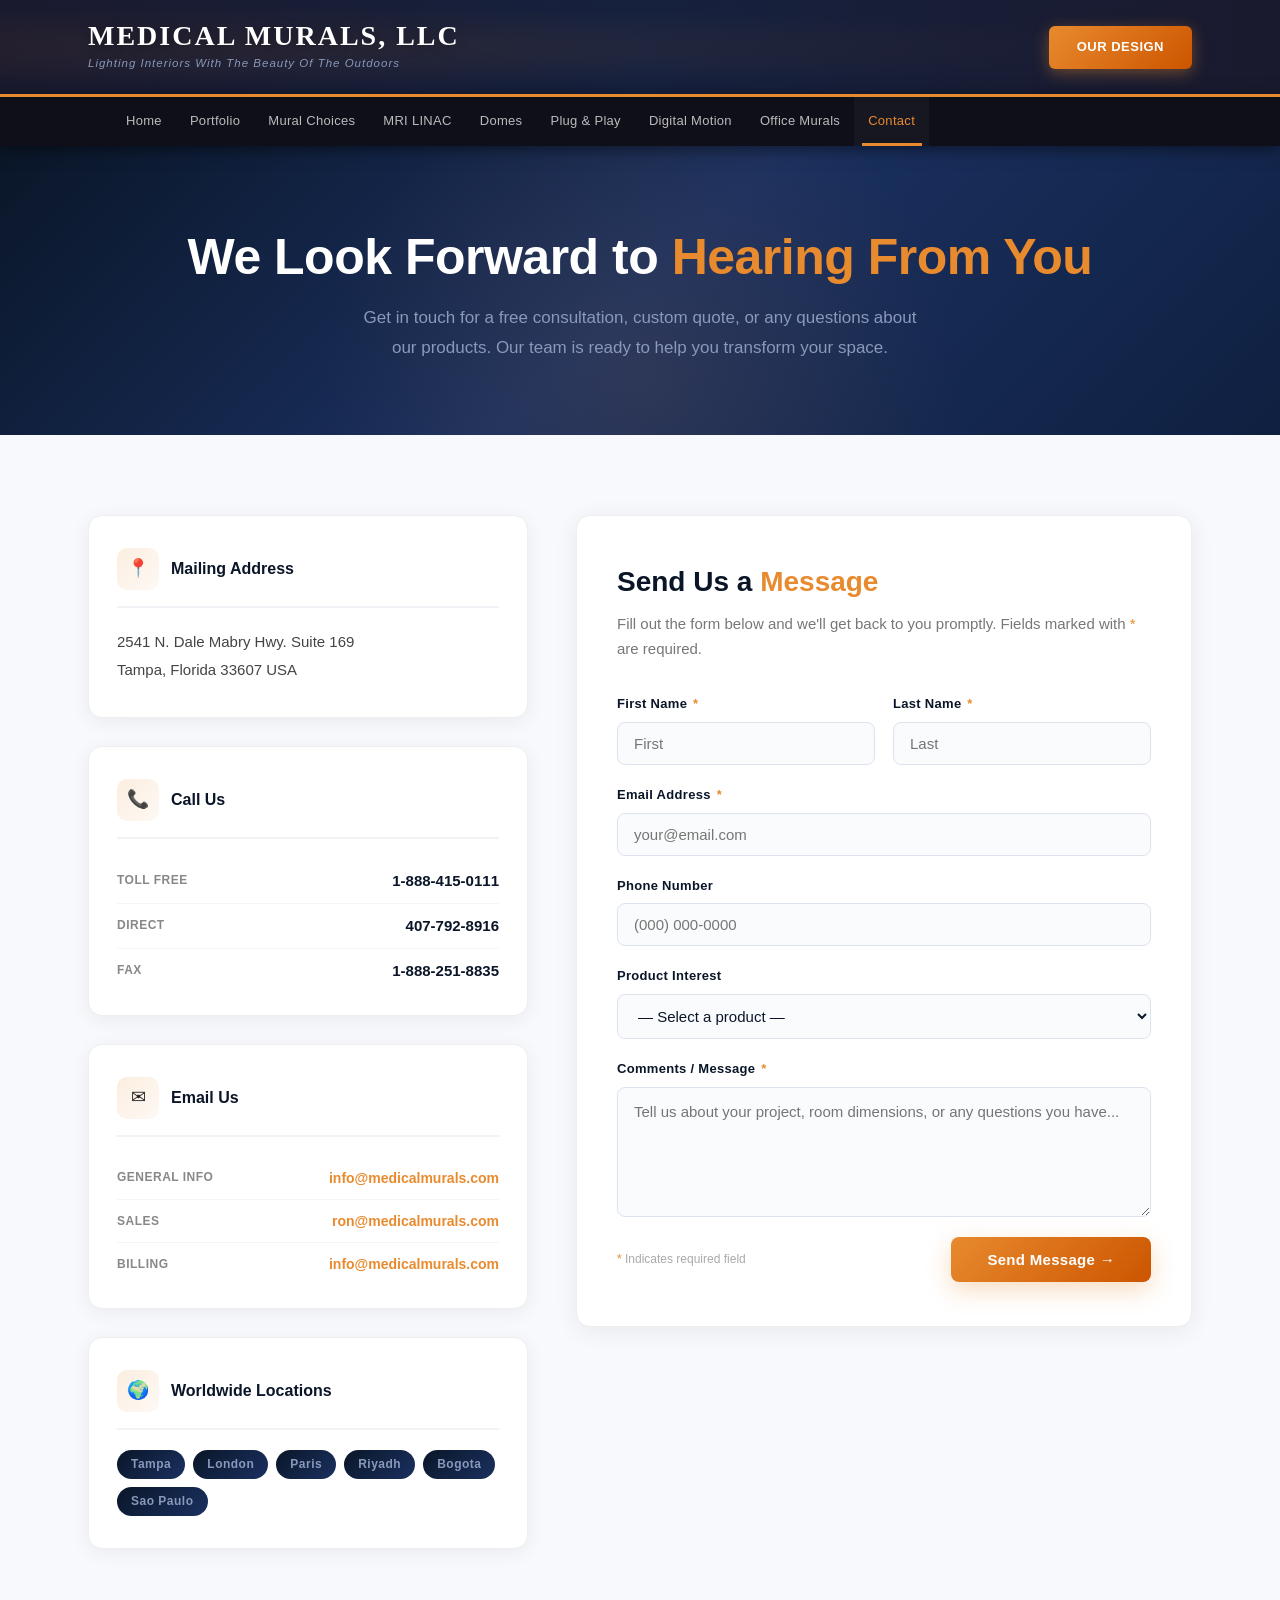
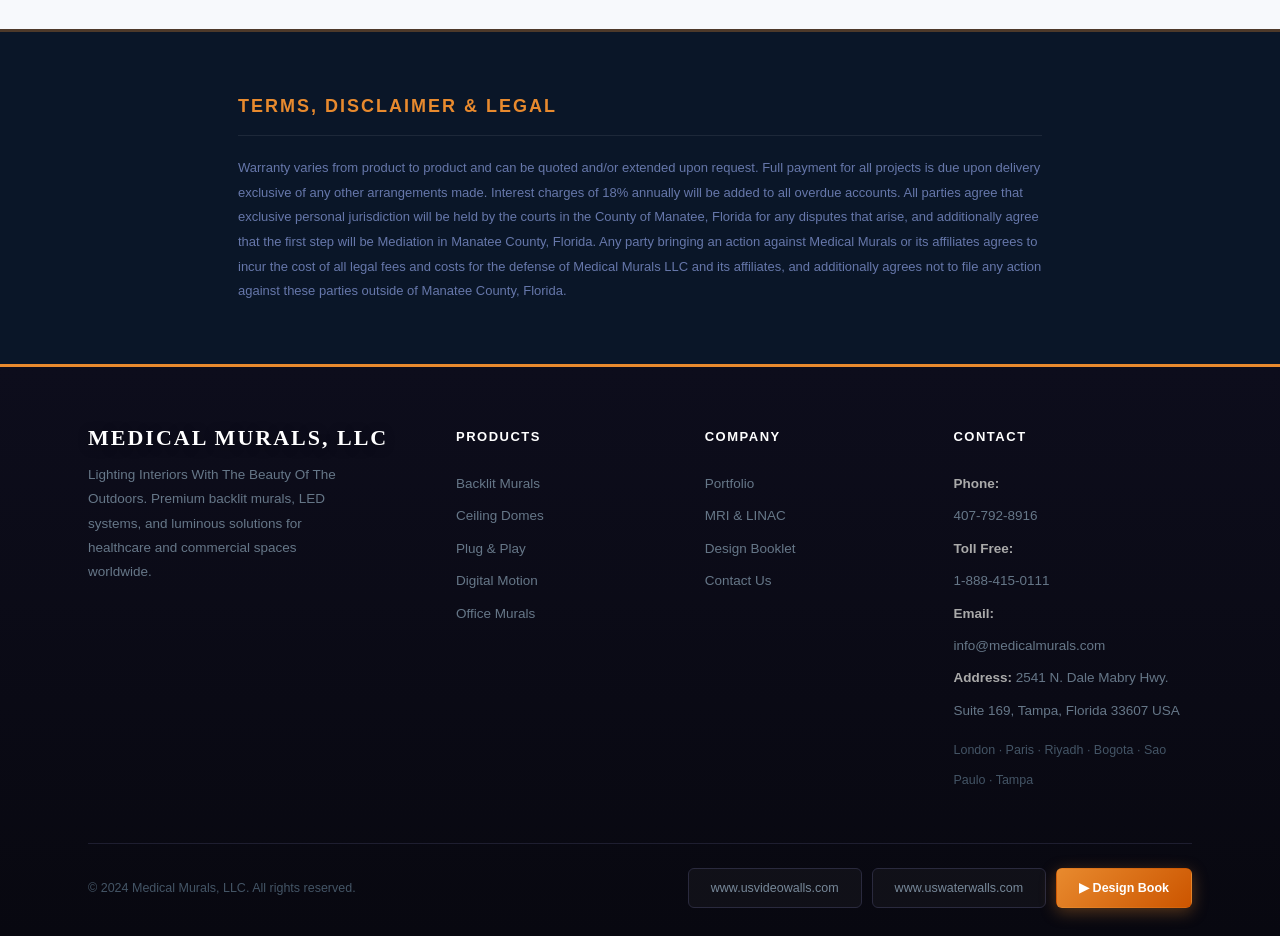
<file: pages/contact.html>
<!DOCTYPE html>
<html lang="en">
<head>
    <meta charset="UTF-8">
    <meta name="viewport" content="width=device-width, initial-scale=1.0">
    <title>Contact Us — Medical Murals, LLC</title>
    <link rel="stylesheet" href="../css/style.css">
    <style>

        /* ===== PAGE HERO ===== */
        .page-hero {
            background: linear-gradient(135deg, #0a1628 0%, #1a3060 50%, #0f2040 100%);
            padding: 84px 0 72px;
            text-align: center;
            position: relative;
            overflow: hidden;
        }

        .page-hero::before {
            content: '';
            position: absolute;
            top: -120px; left: 50%;
            transform: translateX(-50%);
            width: 700px; height: 700px;
            border-radius: 50%;
            background: radial-gradient(circle, rgba(232,138,46,0.1) 0%, transparent 65%);
            pointer-events: none;
        }

        .page-hero .container { position: relative; z-index: 1; }

        .page-hero h1 {
            font-size: 50px;
            font-weight: 900;
            color: #fff;
            letter-spacing: -0.5px;
            line-height: 1.1;
            margin-bottom: 18px;
        }

        .page-hero h1 span { color: #e88a2e; }

        .page-hero p {
            font-size: 17px;
            color: #8899bb;
            max-width: 580px;
            margin: 0 auto;
            line-height: 1.75;
        }

        /* ===== MAIN CONTACT LAYOUT ===== */
        .contact-main {
            background: #f7f9fc;
            padding: 80px 0;
        }

        .contact-main .container {
            display: grid;
            grid-template-columns: 1fr 1.4fr;
            gap: 48px;
            align-items: start;
        }

        /* ===== INFO PANEL ===== */
        .contact-info {
            display: flex;
            flex-direction: column;
            gap: 28px;
        }

        .info-card {
            background: #fff;
            border-radius: 14px;
            padding: 32px 28px;
            box-shadow: 0 4px 20px rgba(0,0,0,0.06);
            border: 1px solid #eee;
        }

        .info-card-title {
            display: flex;
            align-items: center;
            gap: 12px;
            margin-bottom: 20px;
            padding-bottom: 16px;
            border-bottom: 2px solid #f0f2f5;
        }

        .info-icon {
            width: 42px;
            height: 42px;
            background: linear-gradient(135deg, rgba(232,138,46,0.15) 0%, rgba(232,138,46,0.05) 100%);
            border-radius: 10px;
            display: flex;
            align-items: center;
            justify-content: center;
            font-size: 18px;
            flex-shrink: 0;
        }

        .info-card-title h3 {
            font-size: 16px;
            font-weight: 800;
            color: #0a1628;
        }

        .address-lines {
            font-size: 15px;
            color: #444;
            line-height: 1.9;
        }

        .phone-row {
            display: flex;
            justify-content: space-between;
            align-items: center;
            padding: 10px 0;
            border-bottom: 1px solid #f5f5f5;
            font-size: 14px;
        }

        .phone-row:last-child { border-bottom: none; padding-bottom: 0; }
        .phone-row:first-child { padding-top: 0; }

        .phone-label {
            color: #888;
            font-weight: 600;
            font-size: 12px;
            text-transform: uppercase;
            letter-spacing: 0.5px;
        }

        .phone-number {
            color: #0a1628;
            font-weight: 700;
            font-size: 15px;
            text-decoration: none;
            transition: color 0.2s;
        }

        .phone-number:hover { color: #e88a2e; }

        .email-row {
            display: flex;
            justify-content: space-between;
            align-items: center;
            padding: 10px 0;
            border-bottom: 1px solid #f5f5f5;
            gap: 12px;
        }

        .email-row:last-child { border-bottom: none; padding-bottom: 0; }
        .email-row:first-child { padding-top: 0; }

        .email-label {
            color: #888;
            font-weight: 600;
            font-size: 12px;
            text-transform: uppercase;
            letter-spacing: 0.5px;
            flex-shrink: 0;
        }

        .email-link {
            color: #e88a2e;
            font-weight: 600;
            font-size: 14px;
            text-decoration: none;
            word-break: break-all;
        }

        .email-link:hover { text-decoration: underline; }

        .cities-list {
            display: flex;
            flex-wrap: wrap;
            gap: 8px;
        }

        .city-chip {
            background: linear-gradient(135deg, #0a1628 0%, #1a3060 100%);
            color: #8899bb;
            font-size: 12px;
            font-weight: 600;
            padding: 5px 14px;
            border-radius: 20px;
            letter-spacing: 0.5px;
        }

        /* ===== FORM PANEL ===== */
        .contact-form-wrap {
            background: #fff;
            border-radius: 14px;
            padding: 44px 40px;
            box-shadow: 0 4px 24px rgba(0,0,0,0.07);
            border: 1px solid #eee;
        }

        .contact-form-wrap h2 {
            font-size: 28px;
            font-weight: 900;
            color: #0a1628;
            margin-bottom: 8px;
        }

        .contact-form-wrap h2 span { color: #e88a2e; }

        .contact-form-wrap > p {
            font-size: 15px;
            color: #777;
            margin-bottom: 32px;
            line-height: 1.65;
        }

        .form-row {
            display: grid;
            grid-template-columns: 1fr 1fr;
            gap: 18px;
            margin-bottom: 20px;
        }

        .form-group {
            display: flex;
            flex-direction: column;
            gap: 7px;
            margin-bottom: 20px;
        }

        .form-group.no-mb { margin-bottom: 0; }

        .form-group label {
            font-size: 13px;
            font-weight: 700;
            color: #0a1628;
            letter-spacing: 0.3px;
        }

        .form-group label .req {
            color: #e88a2e;
            margin-left: 2px;
        }

        .form-group input,
        .form-group textarea,
        .form-group select {
            width: 100%;
            padding: 12px 16px;
            border: 1.5px solid #dde3ee;
            border-radius: 8px;
            font-size: 15px;
            color: #0a1628;
            background: #fafbfd;
            outline: none;
            transition: border-color 0.25s, box-shadow 0.25s;
            font-family: inherit;
            box-sizing: border-box;
        }

        .form-group input:focus,
        .form-group textarea:focus,
        .form-group select:focus {
            border-color: #e88a2e;
            box-shadow: 0 0 0 3px rgba(232,138,46,0.12);
            background: #fff;
        }

        .form-group textarea {
            resize: vertical;
            min-height: 130px;
            line-height: 1.6;
        }

        .form-submit {
            display: flex;
            align-items: center;
            justify-content: space-between;
            gap: 20px;
            flex-wrap: wrap;
            margin-top: 8px;
        }

        .form-note {
            font-size: 12px;
            color: #aaa;
        }

        .form-note span { color: #e88a2e; }

        .submit-btn {
            background: linear-gradient(135deg, #e88a2e 0%, #cc5500 100%);
            color: #fff;
            font-size: 15px;
            font-weight: 700;
            padding: 14px 36px;
            border: none;
            border-radius: 8px;
            cursor: pointer;
            transition: all 0.3s ease;
            box-shadow: 0 8px 24px rgba(232,138,46,0.3);
            letter-spacing: 0.3px;
        }

        .submit-btn:hover {
            transform: translateY(-2px);
            box-shadow: 0 14px 36px rgba(232,138,46,0.4);
        }

        /* ===== SUCCESS / ERROR MESSAGES ===== */
        .form-success {
            display: none;
            background: linear-gradient(135deg, rgba(34,197,94,0.1) 0%, rgba(34,197,94,0.05) 100%);
            border: 1.5px solid rgba(34,197,94,0.3);
            border-radius: 10px;
            padding: 18px 22px;
            font-size: 15px;
            color: #15803d;
            font-weight: 600;
            margin-top: 18px;
            text-align: center;
        }

        .form-error {
            display: none;
            background: linear-gradient(135deg, rgba(239,68,68,0.1) 0%, rgba(239,68,68,0.05) 100%);
            border: 1.5px solid rgba(239,68,68,0.3);
            border-radius: 10px;
            padding: 18px 22px;
            font-size: 15px;
            color: #b91c1c;
            font-weight: 600;
            margin-top: 18px;
            text-align: center;
        }

        /* ===== TERMS SECTION ===== */
        .terms-section {
            background: #0a1628;
            padding: 60px 0;
            border-top: 3px solid rgba(232,138,46,0.3);
        }

        .terms-section .container {
            max-width: 900px;
        }

        .terms-section h3 {
            font-size: 18px;
            font-weight: 800;
            color: #e88a2e;
            text-transform: uppercase;
            letter-spacing: 2px;
            margin-bottom: 20px;
            padding-bottom: 14px;
            border-bottom: 1px solid rgba(255,255,255,0.08);
        }

        .terms-text {
            font-size: 13px;
            color: #6677aa;
            line-height: 1.9;
        }

        /* ===== RESPONSIVE ===== */
        @media (max-width: 1024px) {
            .contact-main .container {
                grid-template-columns: 1fr;
            }

            .page-hero h1 { font-size: 38px; }
        }

        @media (max-width: 768px) {
            .contact-form-wrap { padding: 30px 22px; }
            .form-row { grid-template-columns: 1fr; gap: 0; }
            .page-hero h1 { font-size: 30px; }
            .page-hero p { font-size: 15px; }
            .form-submit { flex-direction: column; align-items: flex-start; }
            .submit-btn { width: 100%; text-align: center; }
        }

    </style>
</head>
<body>

    <!-- ===== HEADER ===== -->
    <header class="site-header">
        <div class="header-inner">
            <div class="header-brand">
                <a href="../index.html" class="logo">MEDICAL MURALS, LLC</a>
                <span class="header-tagline">Lighting Interiors With The Beauty Of The Outdoors</span>
            </div>
            <a href="http://anyflip.com/pyws/mabe/" target="_blank" class="header-design-btn">Our Design</a>
        </div>
    </header>

    <!-- ===== NAVIGATION ===== -->
    <nav class="main-nav">
        <div class="nav-inner">
        <button class="nav-toggle" id="navToggle" aria-label="Toggle menu">
            <span></span>
            <span></span>
            <span></span>
        </button>
        <ul id="navMenu">
            <li><a href="../index.html">Home</a></li>
            <li><a href="portfolio.html">Portfolio</a></li>
            <li><a href="mural-choices.html">Mural Choices</a></li>
            <li><a href="mri-linac.html">MRI LINAC</a></li>
            <li><a href="domes.html">Domes</a></li>
            <li><a href="plug-play.html">Plug &amp; Play</a></li>
            <li><a href="digital-motion.html">Digital Motion</a></li>
            <li><a href="office-murals.html">Office Murals</a></li>
            <li><a href="contact.html" class="active">Contact</a></li>
        </ul>
        </div>
    </nav>

    <!-- ===== PAGE HERO ===== -->
    <section class="page-hero">
        <div class="container">
            <h1>We Look Forward to <span>Hearing From You</span></h1>
            <p>
                Get in touch for a free consultation, custom quote, or any questions about our products.
                Our team is ready to help you transform your space.
            </p>
        </div>
    </section>

    <!-- ===== MAIN CONTACT ===== -->
    <section class="contact-main">
        <div class="container">

            <!-- LEFT: Info Cards -->
            <div class="contact-info">

                <!-- Address -->
                <div class="info-card reveal">
                    <div class="info-card-title">
                        <div class="info-icon">&#128205;</div>
                        <h3>Mailing Address</h3>
                    </div>
                    <div class="address-lines">
                        2541 N. Dale Mabry Hwy. Suite 169<br>
                        Tampa, Florida 33607 USA
                    </div>
                </div>

                <!-- Phone -->
                <div class="info-card reveal">
                    <div class="info-card-title">
                        <div class="info-icon">&#128222;</div>
                        <h3>Call Us</h3>
                    </div>
                    <div class="phone-row">
                        <span class="phone-label">Toll Free</span>
                        <a href="tel:18884150111" class="phone-number">1-888-415-0111</a>
                    </div>
                    <div class="phone-row">
                        <span class="phone-label">Direct</span>
                        <a href="tel:4077928916" class="phone-number">407-792-8916</a>
                    </div>
                    <div class="phone-row">
                        <span class="phone-label">Fax</span>
                        <span class="phone-number">1-888-251-8835</span>
                    </div>
                </div>

                <!-- Email -->
                <div class="info-card reveal">
                    <div class="info-card-title">
                        <div class="info-icon">&#9993;</div>
                        <h3>Email Us</h3>
                    </div>
                    <div class="email-row">
                        <span class="email-label">General Info</span>
                        <a href="mailto:info@medicalmurals.com" class="email-link">info@medicalmurals.com</a>
                    </div>
                    <div class="email-row">
                        <span class="email-label">Sales</span>
                        <a href="mailto:ron@medicalmurals.com" class="email-link">ron@medicalmurals.com</a>
                    </div>
                    <div class="email-row">
                        <span class="email-label">Billing</span>
                        <a href="mailto:info@medicalmurals.com" class="email-link">info@medicalmurals.com</a>
                    </div>
                </div>

                <!-- Locations -->
                <div class="info-card reveal">
                    <div class="info-card-title">
                        <div class="info-icon">&#127757;</div>
                        <h3>Worldwide Locations</h3>
                    </div>
                    <div class="cities-list">
                        <span class="city-chip">Tampa</span>
                        <span class="city-chip">London</span>
                        <span class="city-chip">Paris</span>
                        <span class="city-chip">Riyadh</span>
                        <span class="city-chip">Bogota</span>
                        <span class="city-chip">Sao Paulo</span>
                    </div>
                </div>

            </div>

            <!-- RIGHT: Contact Form -->
            <div class="contact-form-wrap reveal">
                <h2>Send Us a <span>Message</span></h2>
                <p>Fill out the form below and we'll get back to you promptly. Fields marked with <span style="color:#e88a2e;">*</span> are required.</p>

                <form id="contactForm" novalidate>

                    <div class="form-row">
                        <div class="form-group no-mb">
                            <label for="firstName">First Name <span class="req">*</span></label>
                            <input type="text" id="firstName" name="firstName" placeholder="First" required>
                        </div>
                        <div class="form-group no-mb">
                            <label for="lastName">Last Name <span class="req">*</span></label>
                            <input type="text" id="lastName" name="lastName" placeholder="Last" required>
                        </div>
                    </div>

                    <div class="form-group">
                        <label for="email">Email Address <span class="req">*</span></label>
                        <input type="email" id="email" name="email" placeholder="your@email.com" required>
                    </div>

                    <div class="form-group">
                        <label for="phone">Phone Number</label>
                        <input type="tel" id="phone" name="phone" placeholder="(000) 000-0000">
                    </div>

                    <div class="form-group">
                        <label for="product">Product Interest</label>
                        <select id="product" name="product">
                            <option value="">— Select a product —</option>
                            <option>Backlit Murals / Artificial Skylights</option>
                            <option>MRI / CT / Linear Accelerator Rooms</option>
                            <option>Ceiling Domes &amp; Frames</option>
                            <option>LED Light Panels</option>
                            <option>Plug &amp; Play Murals</option>
                            <option>Video Walls / Digital Motion</option>
                            <option>Virtual Aquariums</option>
                            <option>Fiber Optic Displays</option>
                            <option>Office / Home Murals</option>
                            <option>Other / General Inquiry</option>
                        </select>
                    </div>

                    <div class="form-group">
                        <label for="comment">Comments / Message <span class="req">*</span></label>
                        <textarea id="comment" name="comment" placeholder="Tell us about your project, room dimensions, or any questions you have..." required></textarea>
                    </div>

                    <div class="form-submit">
                        <p class="form-note"><span>*</span> Indicates required field</p>
                        <button type="submit" class="submit-btn" id="submitBtn">Send Message &rarr;</button>
                    </div>

                    <div class="form-success" id="formSuccess">
                        &#10003;&nbsp; Thank you! Your message has been sent. We'll be in touch shortly.
                    </div>
                    <div class="form-error" id="formError">
                        &#10005;&nbsp; Something went wrong. Please try again or email us directly at info@medicalmurals.com
                    </div>
                </form>
            </div>

        </div>
    </section>

    <!-- ===== TERMS ===== -->
    <section class="terms-section">
        <div class="container">
            <h3>Terms, Disclaimer &amp; Legal</h3>
            <p class="terms-text">
                Warranty varies from product to product and can be quoted and/or extended upon request.
                Full payment for all projects is due upon delivery exclusive of any other arrangements made.
                Interest charges of 18% annually will be added to all overdue accounts.
                All parties agree that exclusive personal jurisdiction will be held by the courts in the County of Manatee, Florida
                for any disputes that arise, and additionally agree that the first step will be Mediation in Manatee County, Florida.
                Any party bringing an action against Medical Murals or its affiliates agrees to incur the cost of all legal fees
                and costs for the defense of Medical Murals LLC and its affiliates, and additionally agrees not to file any action
                against these parties outside of Manatee County, Florida.
            </p>
        </div>
    </section>

    <!-- ===== FOOTER ===== -->
    <footer class="site-footer">
        <div class="footer-inner">
            <div class="footer-top">
                <div class="footer-brand">
                    <a href="../index.html" class="logo">MEDICAL MURALS, LLC</a>
                    <p>Lighting Interiors With The Beauty Of The Outdoors. Premium backlit murals, LED systems, and luminous solutions for healthcare and commercial spaces worldwide.</p>
                </div>
                <div class="footer-col">
                    <h4>Products</h4>
                    <a href="mural-choices.html">Backlit Murals</a>
                    <a href="domes.html">Ceiling Domes</a>
                    <a href="plug-play.html">Plug &amp; Play</a>
                    <a href="digital-motion.html">Digital Motion</a>
                    <a href="office-murals.html">Office Murals</a>
                </div>
                <div class="footer-col">
                    <h4>Company</h4>
                    <a href="portfolio.html">Portfolio</a>
                    <a href="mri-linac.html">MRI &amp; LINAC</a>
                    <a href="http://anyflip.com/pyws/mabe/" target="_blank">Design Booklet</a>
                    <a href="contact.html">Contact Us</a>
                </div>
                <div class="footer-col footer-contact">
                    <h4>Contact</h4>
                    <p><strong>Phone:</strong> <a href="tel:4077928916">407-792-8916</a></p>
                    <p><strong>Toll Free:</strong> <a href="tel:18884150111">1-888-415-0111</a></p>
                    <p><strong>Email:</strong> <a href="mailto:info@medicalmurals.com">info@medicalmurals.com</a></p>
                    <p><strong>Address:</strong> 2541 N. Dale Mabry Hwy. Suite 169, Tampa, Florida 33607 USA</p>
                    <p style="margin-top:8px; color:#445566; font-size:12.5px;">London &middot; Paris &middot; Riyadh &middot; Bogota &middot; Sao Paulo &middot; Tampa</p>
                </div>
            </div>
            <hr class="footer-divider">
            <div class="footer-bottom">
                <div class="footer-copyright">
                    &copy; 2024 Medical Murals, LLC. All rights reserved.
                </div>
                <div class="footer-btn-group">
                    <a href="https://www.usvideowalls.com" target="_blank" class="footer-btn">www.usvideowalls.com</a>
                    <a href="https://www.uswaterwalls.com" target="_blank" class="footer-btn">www.uswaterwalls.com</a>
                    <a href="http://anyflip.com/pyws/mabe/" target="_blank" class="footer-btn footer-btn-highlight">&#9654; Design Book</a>
                </div>
            </div>
        </div>
    </footer>

    <script src="../js/main.js"></script>
    <script>
        document.getElementById('contactForm').addEventListener('submit', async function(e) {
            e.preventDefault();

            const firstName = document.getElementById('firstName').value.trim();
            const lastName  = document.getElementById('lastName').value.trim();
            const email     = document.getElementById('email').value.trim();
            const comment   = document.getElementById('comment').value.trim();

            if (!firstName || !lastName || !email || !comment) {
                alert('Please fill in all required fields.');
                return;
            }

            const btn = document.getElementById('submitBtn');
            btn.textContent = 'Sending…';
            btn.disabled = true;

            try {
                const response = await fetch('../send_mail.php', {
                    method: 'POST',
                    body: new FormData(this)
                });

                let result;
                const text = await response.text();
                try {
                    result = JSON.parse(text);
                } catch (e) {
                    // PHP returned non-JSON (error page or PHP not running)
                    console.error('Server response:', text);
                    throw new Error('Server error. Make sure send_mail.php is on a PHP server.');
                }

                if (result.success) {
                    document.getElementById('formSuccess').style.display = 'block';
                    document.getElementById('formError').style.display = 'none';
                    this.reset();
                    btn.textContent = 'Sent ✓';
                } else {
                    throw new Error(result.message);
                }
            } catch (err) {
                console.error('Form error:', err.message);
                const errBox = document.getElementById('formError');
                errBox.innerHTML = '&#10005;&nbsp; ' + (err.message || 'Something went wrong. Please email us at info@medicalmurals.com');
                errBox.style.display = 'block';
                document.getElementById('formSuccess').style.display = 'none';
                btn.textContent = 'Send Message →';
                btn.disabled = false;
            }
        });
    </script>
</body>
</html>
</file>
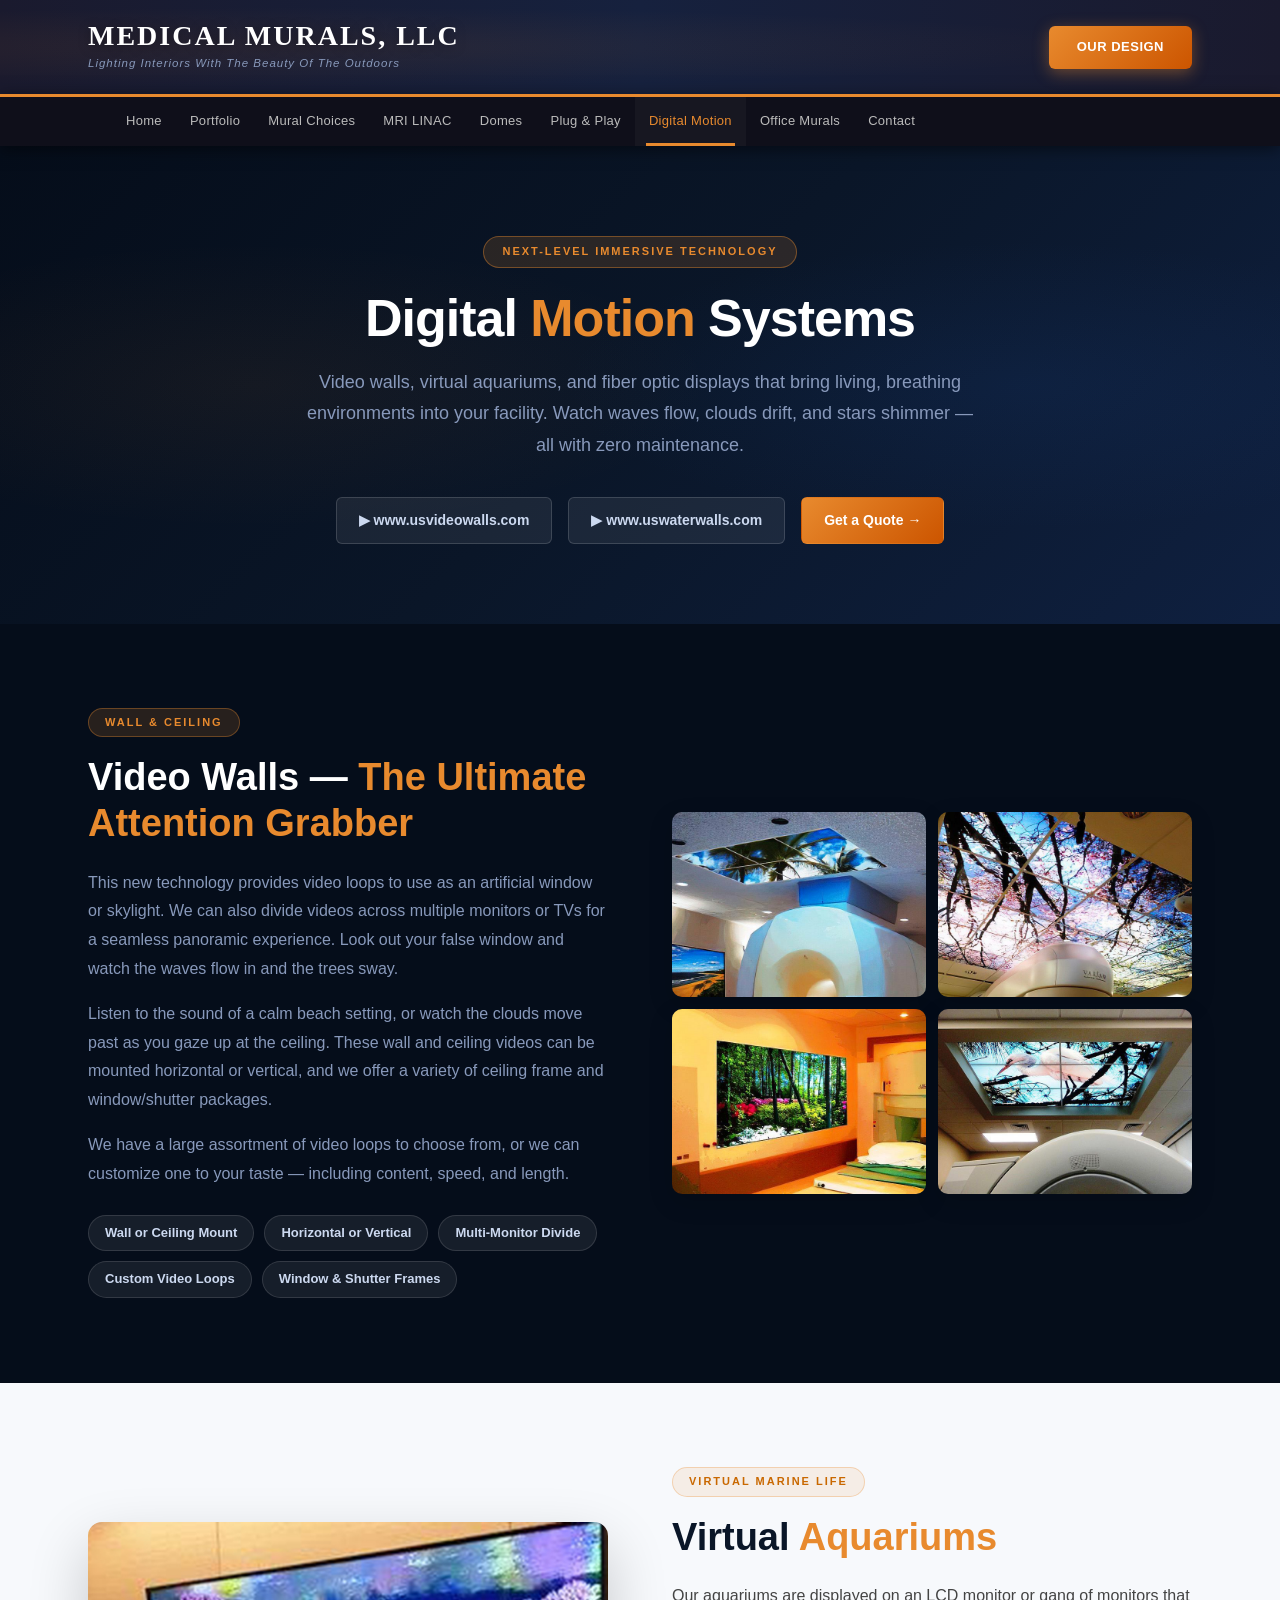
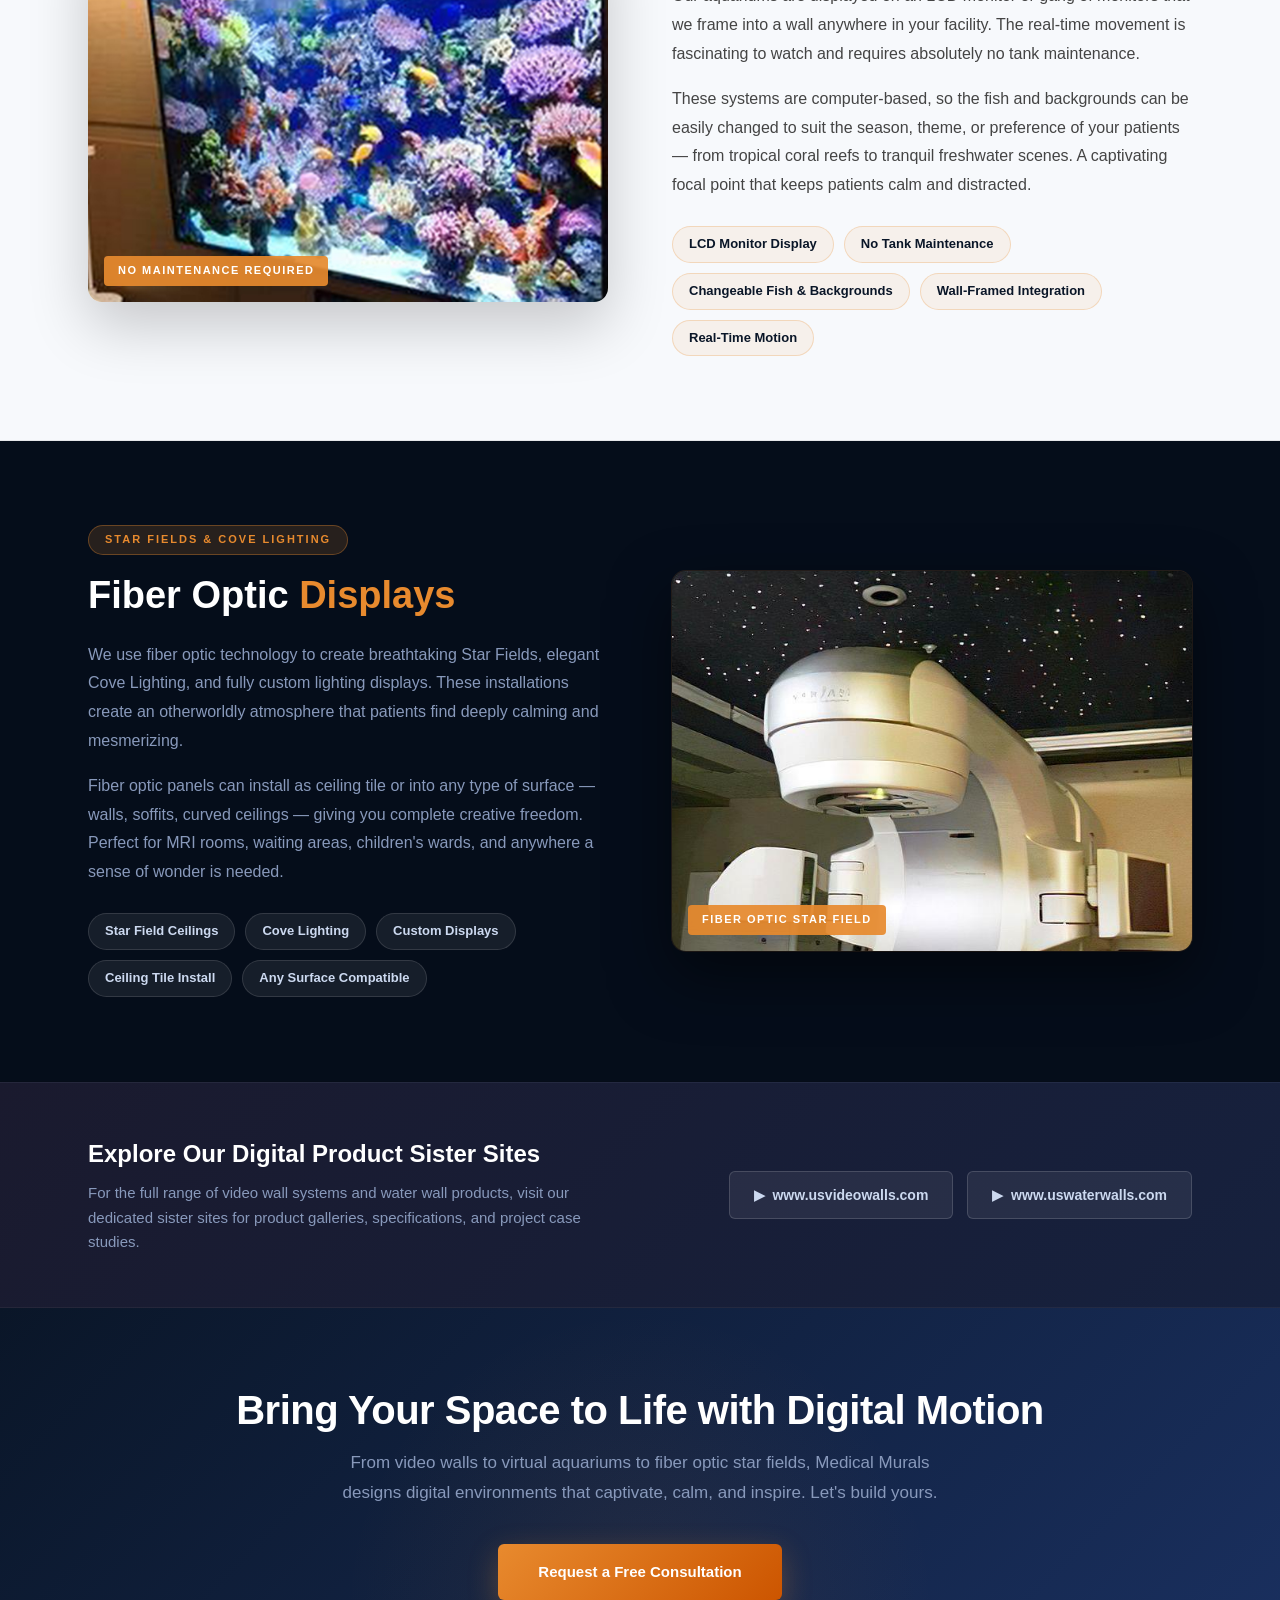
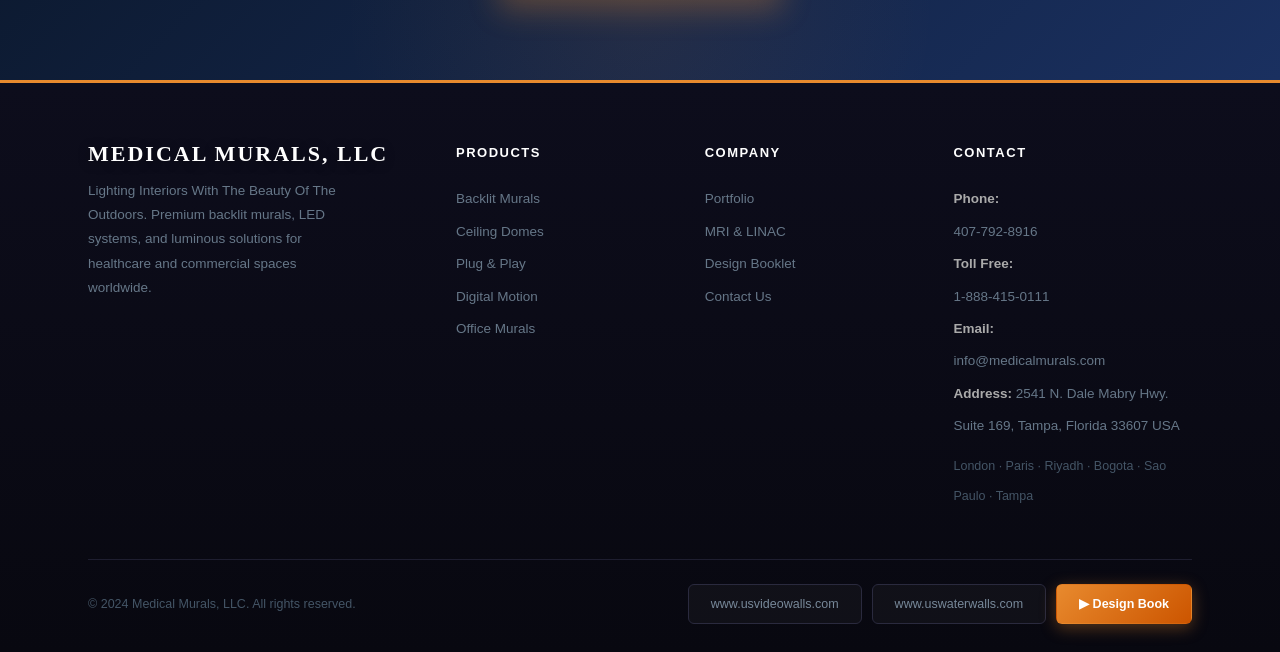
<file: pages/digital-motion.html>
<!DOCTYPE html>
<html lang="en">
<head>
    <meta charset="UTF-8">
    <meta name="viewport" content="width=device-width, initial-scale=1.0">
    <title>Digital Motion Systems — Medical Murals, LLC</title>
    <link rel="stylesheet" href="../css/style.css">
    <style>

        /* ===== PAGE HERO ===== */
        .page-hero {
            background: linear-gradient(135deg, #050d1a 0%, #0a1628 50%, #0f2040 100%);
            padding: 90px 0 80px;
            text-align: center;
            position: relative;
            overflow: hidden;
        }

        .page-hero::before {
            content: '';
            position: absolute;
            inset: 0;
            background:
                radial-gradient(ellipse 60% 50% at 20% 50%, rgba(232,138,46,0.06) 0%, transparent 60%),
                radial-gradient(ellipse 60% 50% at 80% 50%, rgba(30,80,160,0.12) 0%, transparent 60%);
            pointer-events: none;
        }

        .page-hero .container { position: relative; z-index: 1; }

        .page-hero .badge {
            display: inline-block;
            background: rgba(232,138,46,0.15);
            border: 1px solid rgba(232,138,46,0.4);
            color: #e88a2e;
            font-size: 11px;
            font-weight: 700;
            text-transform: uppercase;
            letter-spacing: 2px;
            padding: 6px 18px;
            border-radius: 30px;
            margin-bottom: 22px;
        }

        .page-hero h1 {
            font-size: 52px;
            font-weight: 900;
            color: #fff;
            letter-spacing: -1px;
            line-height: 1.1;
            margin-bottom: 20px;
        }

        .page-hero h1 span { color: #e88a2e; }

        .page-hero p {
            font-size: 18px;
            color: #8899bb;
            max-width: 680px;
            margin: 0 auto 36px;
            line-height: 1.75;
        }

        .hero-links {
            display: flex;
            justify-content: center;
            gap: 16px;
            flex-wrap: wrap;
        }

        .hero-link-btn {
            display: inline-flex;
            align-items: center;
            gap: 8px;
            background: rgba(255,255,255,0.07);
            border: 1px solid rgba(255,255,255,0.15);
            color: #ccd9f0;
            font-size: 14px;
            font-weight: 600;
            padding: 11px 22px;
            border-radius: 6px;
            text-decoration: none;
            transition: all 0.3s ease;
        }

        .hero-link-btn:hover {
            background: rgba(232,138,46,0.15);
            border-color: rgba(232,138,46,0.4);
            color: #e88a2e;
        }

        .hero-link-btn.primary {
            background: linear-gradient(135deg, #e88a2e 0%, #cc5500 100%);
            border-color: transparent;
            color: #fff;
        }

        .hero-link-btn.primary:hover {
            transform: translateY(-2px);
            box-shadow: 0 10px 30px rgba(232,138,46,0.35);
            background: linear-gradient(135deg, #e88a2e 0%, #cc5500 100%);
            color: #fff;
        }

        /* ===== PRODUCT SECTION ===== */
        .product-section {
            padding: 84px 0;
            border-bottom: 1px solid rgba(0,0,0,0.07);
        }

        .product-section.dark {
            background: #050d1a;
        }

        .product-section.light {
            background: #fff;
        }

        .product-section.tinted {
            background: #f7f9fc;
        }

        .product-section .container {
            display: grid;
            grid-template-columns: 1fr 1fr;
            gap: 64px;
            align-items: center;
        }

        .product-section.reverse .product-text { order: 2; }
        .product-section.reverse .product-media  { order: 1; }

        /* ===== MEDIA BLOCK ===== */
        .product-media {
            position: relative;
        }

        .media-frame {
            position: relative;
            border-radius: 14px;
            overflow: hidden;
            box-shadow: 0 24px 60px rgba(0,0,0,0.2);
        }

        .media-frame img {
            width: 100%;
            height: 380px;
            object-fit: cover;
            display: block;
        }

        .dark .media-frame {
            box-shadow: 0 24px 60px rgba(0,0,0,0.5), 0 0 0 1px rgba(232,138,46,0.15);
        }

        .media-label {
            position: absolute;
            bottom: 16px;
            left: 16px;
            background: rgba(232,138,46,0.92);
            color: #fff;
            font-size: 11px;
            font-weight: 700;
            letter-spacing: 1.5px;
            text-transform: uppercase;
            padding: 6px 14px;
            border-radius: 4px;
        }

        .media-dual {
            display: grid;
            grid-template-columns: 1fr 1fr;
            gap: 12px;
        }

        .media-dual img {
            width: 100%;
            height: 185px;
            object-fit: cover;
            border-radius: 10px;
            display: block;
            box-shadow: 0 8px 24px rgba(0,0,0,0.15);
        }

        /* ===== TEXT BLOCK ===== */
        .product-text .section-badge {
            display: inline-block;
            font-size: 11px;
            font-weight: 700;
            text-transform: uppercase;
            letter-spacing: 2px;
            padding: 5px 16px;
            border-radius: 20px;
            margin-bottom: 18px;
        }

        .dark .section-badge {
            background: rgba(232,138,46,0.15);
            border: 1px solid rgba(232,138,46,0.35);
            color: #e88a2e;
        }

        .light .section-badge,
        .tinted .section-badge {
            background: rgba(232,138,46,0.1);
            border: 1px solid rgba(232,138,46,0.3);
            color: #c96800;
        }

        .product-text h2 {
            font-size: 38px;
            font-weight: 900;
            line-height: 1.2;
            margin-bottom: 22px;
        }

        .dark .product-text h2 { color: #fff; }
        .light .product-text h2,
        .tinted .product-text h2 { color: #0a1628; }

        .product-text h2 span { color: #e88a2e; }

        .product-text p {
            font-size: 16px;
            line-height: 1.8;
            margin-bottom: 16px;
        }

        .dark .product-text p { color: #8899bb; }
        .light .product-text p,
        .tinted .product-text p { color: #444; }

        .product-text p:last-of-type { margin-bottom: 0; }

        .feature-pills {
            display: flex;
            flex-wrap: wrap;
            gap: 10px;
            margin-top: 26px;
        }

        .pill {
            font-size: 13px;
            font-weight: 600;
            padding: 7px 16px;
            border-radius: 20px;
        }

        .dark .pill {
            background: rgba(255,255,255,0.07);
            border: 1px solid rgba(255,255,255,0.12);
            color: #ccd9f0;
        }

        .light .pill,
        .tinted .pill {
            background: rgba(232,138,46,0.08);
            border: 1px solid rgba(232,138,46,0.25);
            color: #0a1628;
        }

        /* ===== SISTER SITES BANNER ===== */
        .sister-banner {
            background: linear-gradient(135deg, #1a1a2e 0%, #16213e 100%);
            padding: 52px 0;
            border-top: 1px solid rgba(255,255,255,0.05);
            border-bottom: 1px solid rgba(255,255,255,0.05);
        }

        .sister-banner .container {
            display: flex;
            align-items: center;
            justify-content: space-between;
            gap: 40px;
            flex-wrap: wrap;
        }

        .sister-text h3 {
            font-size: 24px;
            font-weight: 800;
            color: #fff;
            margin-bottom: 8px;
        }

        .sister-text p {
            font-size: 15px;
            color: #8899bb;
            line-height: 1.65;
            max-width: 500px;
        }

        .sister-btns {
            display: flex;
            gap: 14px;
            flex-shrink: 0;
            flex-wrap: wrap;
        }

        .sister-btn {
            display: inline-block;
            background: rgba(255,255,255,0.07);
            border: 1px solid rgba(255,255,255,0.15);
            color: #ccd9f0;
            font-size: 14px;
            font-weight: 600;
            padding: 12px 24px;
            border-radius: 6px;
            text-decoration: none;
            transition: all 0.3s ease;
        }

        .sister-btn:hover {
            background: rgba(232,138,46,0.15);
            border-color: #e88a2e;
            color: #e88a2e;
        }

        /* ===== CTA ===== */
        .cta-section {
            background: linear-gradient(135deg, #0a1628 0%, #1a3060 100%);
            padding: 80px 0;
            text-align: center;
            position: relative;
            overflow: hidden;
        }

        .cta-section::before {
            content: '';
            position: absolute;
            top: 0; left: 50%;
            transform: translateX(-50%);
            width: 600px; height: 600px;
            border-radius: 50%;
            background: radial-gradient(circle, rgba(232,138,46,0.08) 0%, transparent 70%);
            pointer-events: none;
        }

        .cta-section .container { position: relative; z-index: 1; }

        .cta-section h2 {
            font-size: 40px;
            font-weight: 900;
            color: #fff;
            margin-bottom: 16px;
        }

        .cta-section p {
            font-size: 17px;
            color: #8899bb;
            margin-bottom: 36px;
            max-width: 600px;
            margin-left: auto;
            margin-right: auto;
            line-height: 1.75;
        }

        .cta-btn {
            display: inline-block;
            background: linear-gradient(135deg, #e88a2e 0%, #cc5500 100%);
            color: #fff;
            font-size: 15px;
            font-weight: 700;
            padding: 16px 40px;
            border-radius: 6px;
            text-decoration: none;
            transition: all 0.3s ease;
            box-shadow: 0 10px 30px rgba(232,138,46,0.3);
        }

        .cta-btn:hover {
            transform: translateY(-3px);
            box-shadow: 0 15px 40px rgba(232,138,46,0.4);
        }

        /* ===== RESPONSIVE ===== */
        @media (max-width: 1024px) {
            .product-section .container {
                grid-template-columns: 1fr;
                gap: 40px;
            }

            .product-section.reverse .product-text,
            .product-section.reverse .product-media {
                order: initial;
            }

            .product-text h2 { font-size: 32px; }
            .page-hero h1 { font-size: 40px; }

            .sister-banner .container {
                flex-direction: column;
                align-items: flex-start;
            }
        }

        @media (max-width: 768px) {
            .product-section { padding: 56px 0; }
            .product-text h2 { font-size: 28px; }
            .page-hero h1 { font-size: 32px; }
            .page-hero p { font-size: 15px; }
            .cta-section h2 { font-size: 28px; }
            .media-frame img { height: 260px; }
            .media-dual img { height: 140px; }
        }

    </style>
</head>
<body>

    <!-- ===== HEADER ===== -->
    <header class="site-header">
        <div class="header-inner">
            <div class="header-brand">
                <a href="../index.html" class="logo">MEDICAL MURALS, LLC</a>
                <span class="header-tagline">Lighting Interiors With The Beauty Of The Outdoors</span>
            </div>
            <a href="http://anyflip.com/pyws/mabe/" target="_blank" class="header-design-btn">Our Design</a>
        </div>
    </header>

    <!-- ===== NAVIGATION ===== -->
    <nav class="main-nav">
        <div class="nav-inner">
        <button class="nav-toggle" id="navToggle" aria-label="Toggle menu">
            <span></span>
            <span></span>
            <span></span>
        </button>
        <ul id="navMenu">
            <li><a href="../index.html">Home</a></li>
            <li><a href="portfolio.html">Portfolio</a></li>
            <li><a href="mural-choices.html">Mural Choices</a></li>
            <li><a href="mri-linac.html">MRI LINAC</a></li>
            <li><a href="domes.html">Domes</a></li>
            <li><a href="plug-play.html">Plug &amp; Play</a></li>
            <li><a href="digital-motion.html" class="active">Digital Motion</a></li>
            <li><a href="office-murals.html">Office Murals</a></li>
            <li><a href="contact.html">Contact</a></li>
        </ul>
        </div>
    </nav>

    <!-- ===== PAGE HERO ===== -->
    <section class="page-hero">
        <div class="container">
            <div class="badge">Next-Level Immersive Technology</div>
            <h1>Digital <span>Motion</span> Systems</h1>
            <p>
                Video walls, virtual aquariums, and fiber optic displays that bring living, breathing environments
                into your facility. Watch waves flow, clouds drift, and stars shimmer — all with zero maintenance.
            </p>
            <div class="hero-links">
                <a href="https://www.usvideowalls.com" target="_blank" class="hero-link-btn">&#9654; www.usvideowalls.com</a>
                <a href="https://www.uswaterwalls.com" target="_blank" class="hero-link-btn">&#9654; www.uswaterwalls.com</a>
                <a href="contact.html" class="hero-link-btn primary">Get a Quote &rarr;</a>
            </div>
        </div>
    </section>

    <!-- ===== VIDEO WALLS ===== -->
    <section class="product-section dark">
        <div class="container">
            <div class="product-text reveal">
                <span class="section-badge">Wall &amp; Ceiling</span>
                <h2>Video Walls &mdash; <span>The Ultimate Attention Grabber</span></h2>
                <p>
                    This new technology provides video loops to use as an artificial window or skylight.
                    We can also divide videos across multiple monitors or TVs for a seamless panoramic experience.
                    Look out your false window and watch the waves flow in and the trees sway.
                </p>
                <p>
                    Listen to the sound of a calm beach setting, or watch the clouds move past as you gaze up at the ceiling.
                    These wall and ceiling videos can be mounted horizontal or vertical, and we offer a variety of
                    ceiling frame and window/shutter packages.
                </p>
                <p>
                    We have a large assortment of video loops to choose from, or we can customize one to your taste —
                    including content, speed, and length.
                </p>
                <div class="feature-pills">
                    <span class="pill">Wall or Ceiling Mount</span>
                    <span class="pill">Horizontal or Vertical</span>
                    <span class="pill">Multi-Monitor Divide</span>
                    <span class="pill">Custom Video Loops</span>
                    <span class="pill">Window &amp; Shutter Frames</span>
                </div>
            </div>
            <div class="product-media reveal">
                <div class="media-dual">
                    <img src="../images/17.jpg" alt="Ocean Video Wall">
                    <img src="../images/20.jpg" alt="Sky Video Ceiling">
                    <img src="../images/7.jpg" alt="Forest Video Window">
                    <img src="../images/56.jpg" alt="Video Wall Installation">
                </div>
            </div>
        </div>
    </section>

    <!-- ===== VIRTUAL AQUARIUMS ===== -->
    <section class="product-section tinted reverse">
        <div class="container">
            <div class="product-text reveal">
                <span class="section-badge">Virtual Marine Life</span>
                <h2>Virtual <span>Aquariums</span></h2>
                <p>
                    Our aquariums are displayed on an LCD monitor or gang of monitors that we frame into a wall
                    anywhere in your facility. The real-time movement is fascinating to watch and requires
                    absolutely no tank maintenance.
                </p>
                <p>
                    These systems are computer-based, so the fish and backgrounds can be easily changed to suit
                    the season, theme, or preference of your patients — from tropical coral reefs to tranquil freshwater scenes.
                    A captivating focal point that keeps patients calm and distracted.
                </p>
                <div class="feature-pills">
                    <span class="pill">LCD Monitor Display</span>
                    <span class="pill">No Tank Maintenance</span>
                    <span class="pill">Changeable Fish &amp; Backgrounds</span>
                    <span class="pill">Wall-Framed Integration</span>
                    <span class="pill">Real-Time Motion</span>
                </div>
            </div>
            <div class="product-media reveal">
                <div class="media-frame" style="position:relative;">
                    <img src="../images/68.jpg" alt="Virtual Aquarium Display">
                    <span class="media-label">No Maintenance Required</span>
                </div>
            </div>
        </div>
    </section>

    <!-- ===== FIBER OPTIC ===== -->
    <section class="product-section dark">
        <div class="container">
            <div class="product-text reveal">
                <span class="section-badge">Star Fields &amp; Cove Lighting</span>
                <h2>Fiber Optic <span>Displays</span></h2>
                <p>
                    We use fiber optic technology to create breathtaking Star Fields, elegant Cove Lighting,
                    and fully custom lighting displays. These installations create an otherworldly atmosphere
                    that patients find deeply calming and mesmerizing.
                </p>
                <p>
                    Fiber optic panels can install as ceiling tile or into any type of surface — walls, soffits,
                    curved ceilings — giving you complete creative freedom. Perfect for MRI rooms, waiting areas,
                    children's wards, and anywhere a sense of wonder is needed.
                </p>
                <div class="feature-pills">
                    <span class="pill">Star Field Ceilings</span>
                    <span class="pill">Cove Lighting</span>
                    <span class="pill">Custom Displays</span>
                    <span class="pill">Ceiling Tile Install</span>
                    <span class="pill">Any Surface Compatible</span>
                </div>
            </div>
            <div class="product-media reveal">
                <div class="media-frame" style="position:relative;">
                    <img src="../images/35.jpg" alt="Fiber Optic Star Field">
                    <span class="media-label">Fiber Optic Star Field</span>
                </div>
            </div>
        </div>
    </section>

    <!-- ===== SISTER SITES BANNER ===== -->
    <div class="sister-banner">
        <div class="container">
            <div class="sister-text">
                <h3>Explore Our Digital Product Sister Sites</h3>
                <p>
                    For the full range of video wall systems and water wall products, visit our dedicated sister sites
                    for product galleries, specifications, and project case studies.
                </p>
            </div>
            <div class="sister-btns">
                <a href="https://www.usvideowalls.com" target="_blank" class="sister-btn">&#9654;&nbsp; www.usvideowalls.com</a>
                <a href="https://www.uswaterwalls.com" target="_blank" class="sister-btn">&#9654;&nbsp; www.uswaterwalls.com</a>
            </div>
        </div>
    </div>

    <!-- ===== CTA ===== -->
    <section class="cta-section">
        <div class="container">
            <h2>Bring Your Space to Life with Digital Motion</h2>
            <p>
                From video walls to virtual aquariums to fiber optic star fields, Medical Murals designs
                digital environments that captivate, calm, and inspire. Let's build yours.
            </p>
            <a href="contact.html" class="cta-btn">Request a Free Consultation</a>
        </div>
    </section>

    <!-- ===== FOOTER ===== -->
    <footer class="site-footer">
        <div class="footer-inner">
            <div class="footer-top">
                <div class="footer-brand">
                    <a href="../index.html" class="logo">MEDICAL MURALS, LLC</a>
                    <p>Lighting Interiors With The Beauty Of The Outdoors. Premium backlit murals, LED systems, and luminous solutions for healthcare and commercial spaces worldwide.</p>
                </div>
                <div class="footer-col">
                    <h4>Products</h4>
                    <a href="mural-choices.html">Backlit Murals</a>
                    <a href="domes.html">Ceiling Domes</a>
                    <a href="plug-play.html">Plug &amp; Play</a>
                    <a href="digital-motion.html">Digital Motion</a>
                    <a href="office-murals.html">Office Murals</a>
                </div>
                <div class="footer-col">
                    <h4>Company</h4>
                    <a href="portfolio.html">Portfolio</a>
                    <a href="mri-linac.html">MRI &amp; LINAC</a>
                    <a href="http://anyflip.com/pyws/mabe/" target="_blank">Design Booklet</a>
                    <a href="contact.html">Contact Us</a>
                </div>
                <div class="footer-col footer-contact">
                    <h4>Contact</h4>
                    <p><strong>Phone:</strong> <a href="tel:4077928916">407-792-8916</a></p>
                    <p><strong>Toll Free:</strong> <a href="tel:18884150111">1-888-415-0111</a></p>
                    <p><strong>Email:</strong> <a href="mailto:info@medicalmurals.com">info@medicalmurals.com</a></p>
                    <p><strong>Address:</strong> 2541 N. Dale Mabry Hwy. Suite 169, Tampa, Florida 33607 USA</p>
                    <p style="margin-top:8px; color:#445566; font-size:12.5px;">London &middot; Paris &middot; Riyadh &middot; Bogota &middot; Sao Paulo &middot; Tampa</p>
                </div>
            </div>
            <hr class="footer-divider">
            <div class="footer-bottom">
                <div class="footer-copyright">
                    &copy; 2024 Medical Murals, LLC. All rights reserved.
                </div>
                <div class="footer-btn-group">
                    <a href="https://www.usvideowalls.com" target="_blank" class="footer-btn">www.usvideowalls.com</a>
                    <a href="https://www.uswaterwalls.com" target="_blank" class="footer-btn">www.uswaterwalls.com</a>
                    <a href="http://anyflip.com/pyws/mabe/" target="_blank" class="footer-btn footer-btn-highlight">&#9654; Design Book</a>
                </div>
            </div>
        </div>
    </footer>

    <script src="../js/main.js"></script>
</body>
</html>
</file>
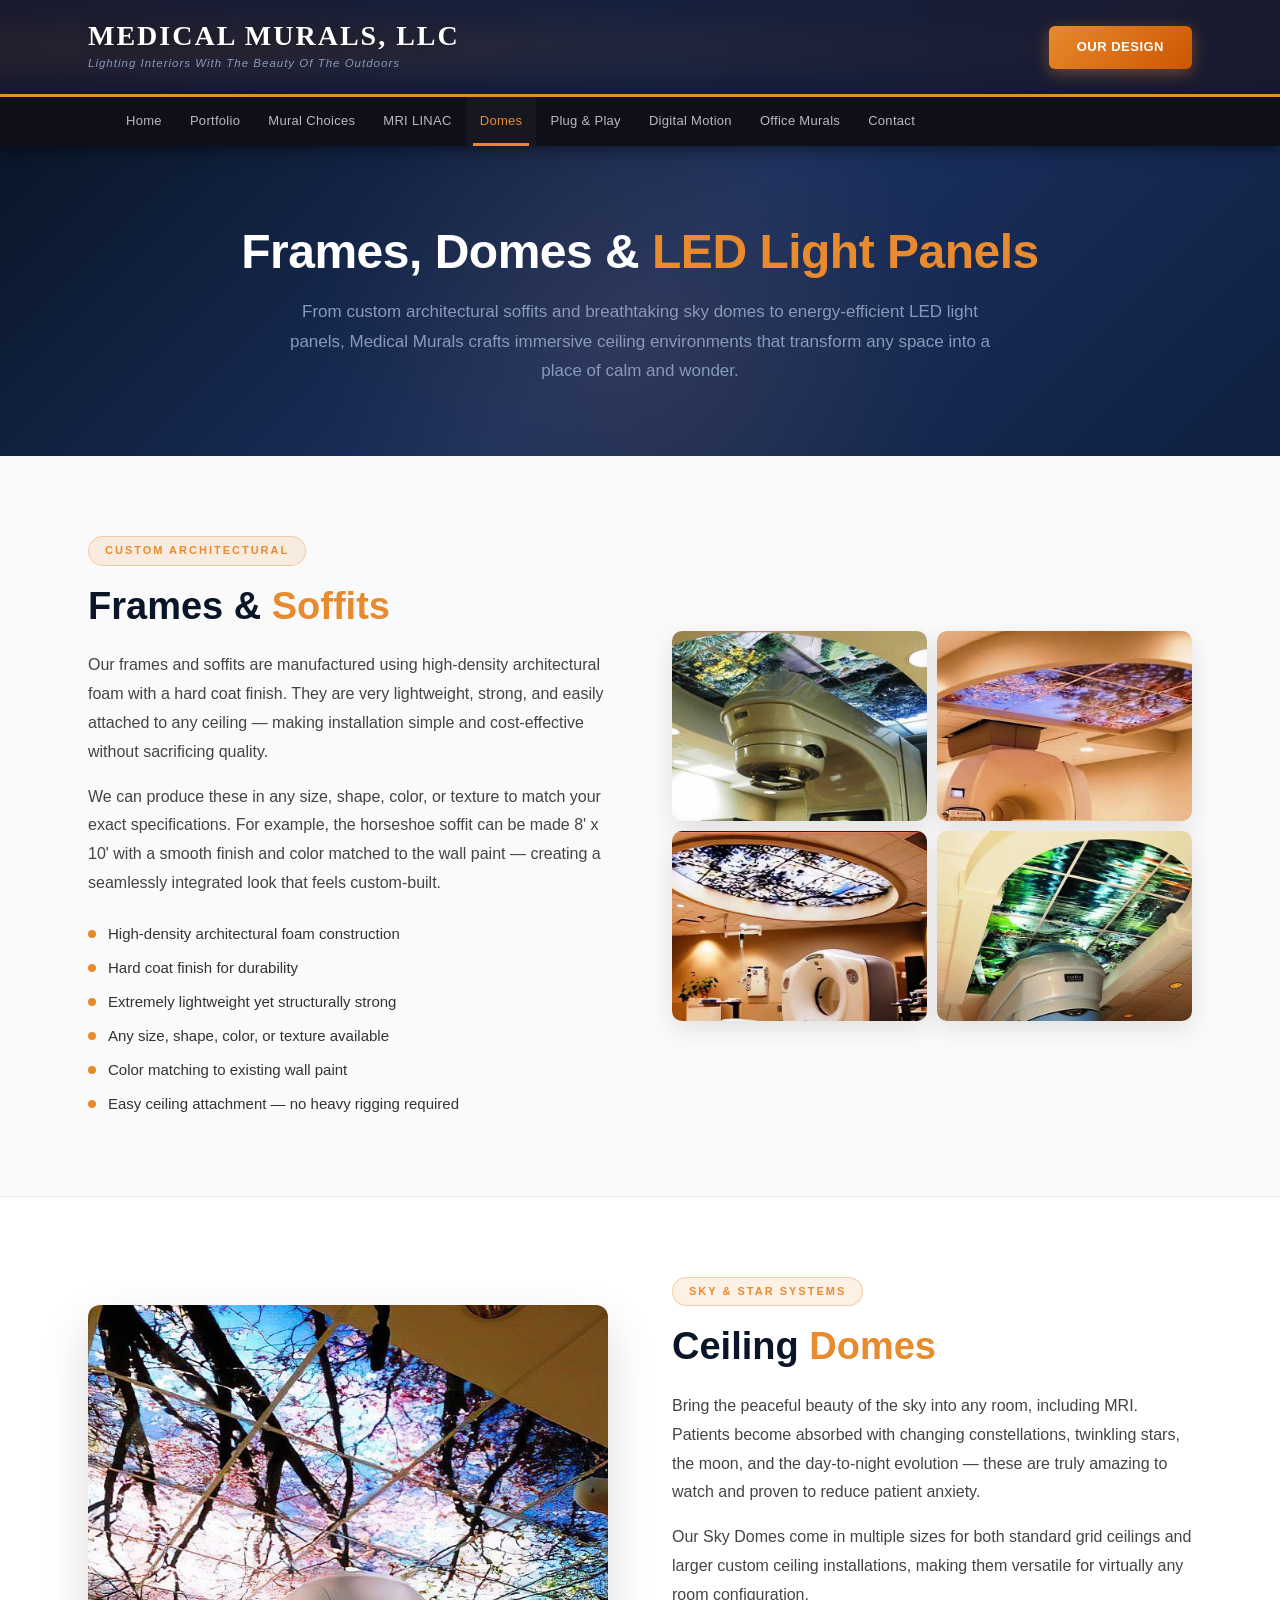
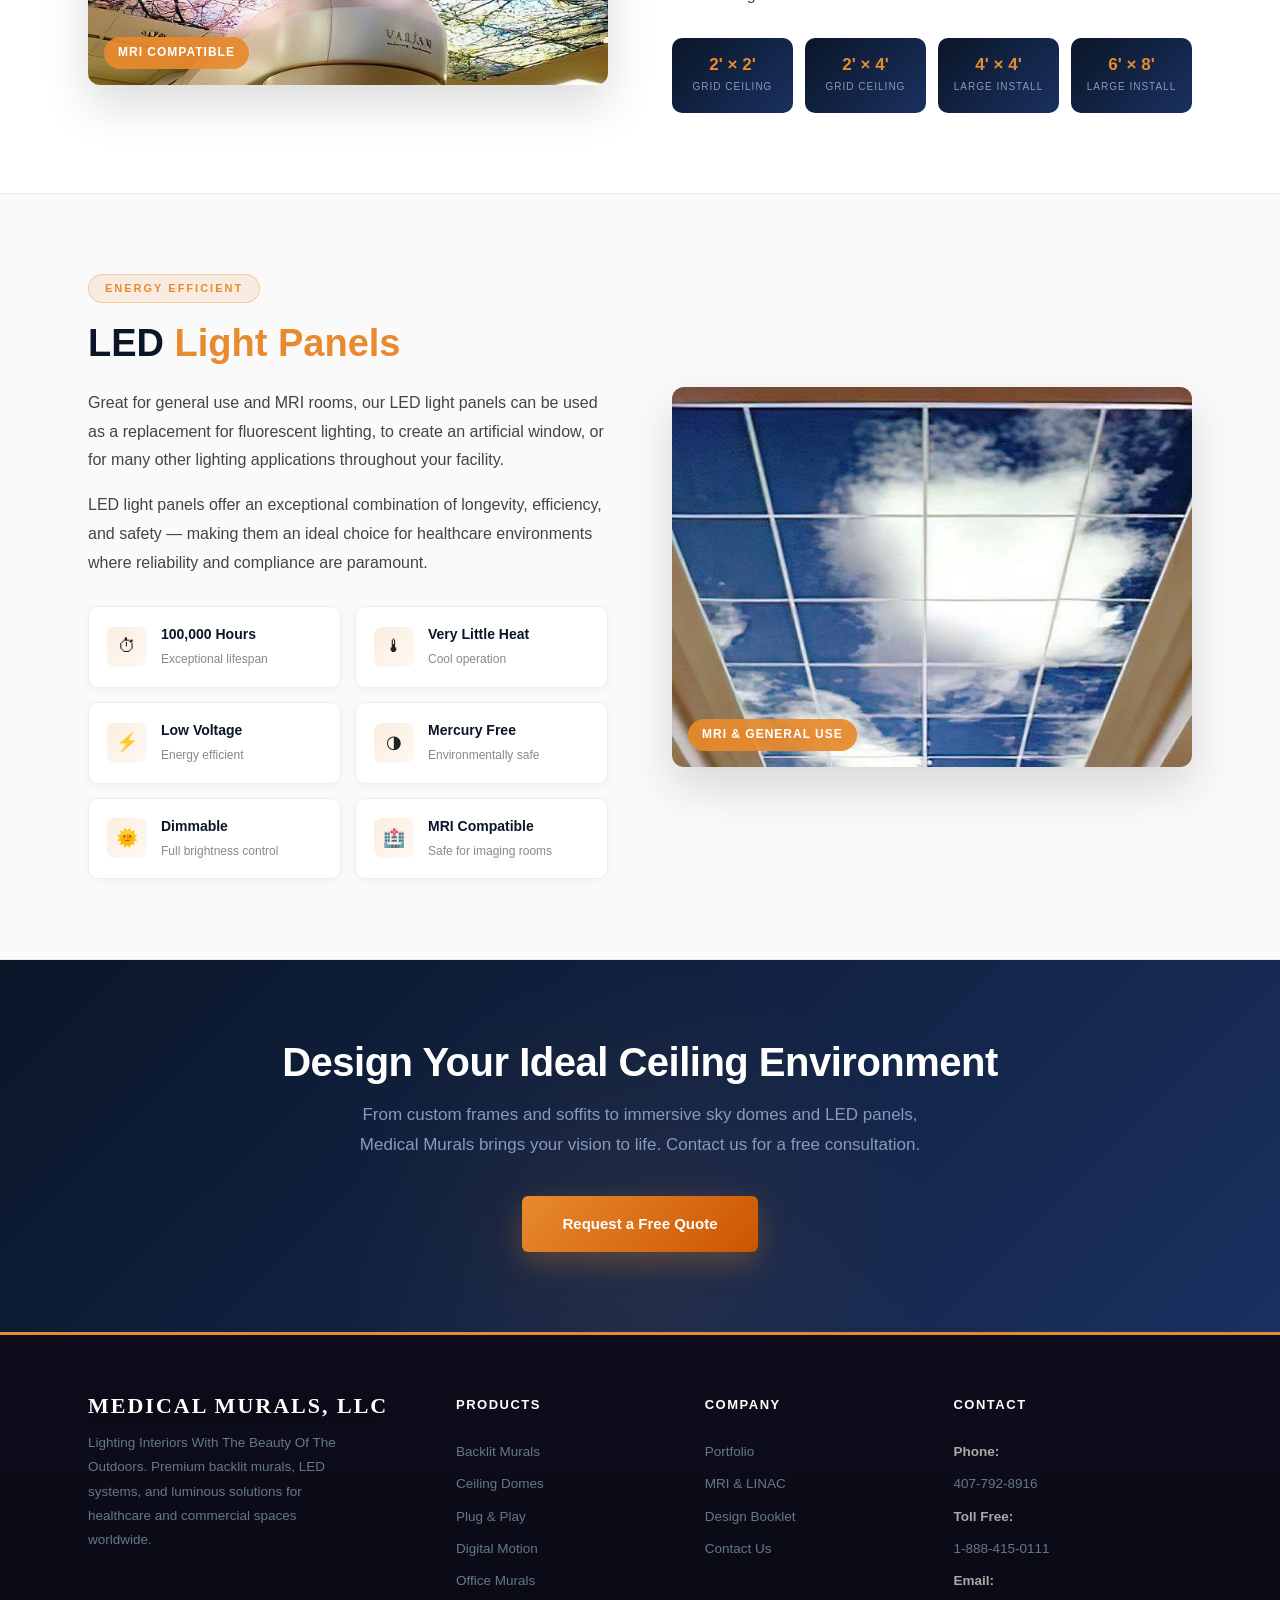
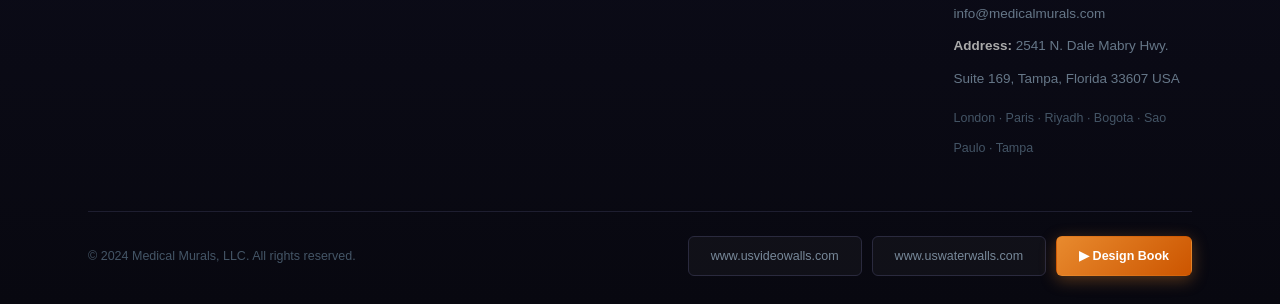
<file: pages/domes.html>
<!DOCTYPE html>
<html lang="en">
<head>
    <meta charset="UTF-8">
    <meta name="viewport" content="width=device-width, initial-scale=1.0">
    <title>Frames, Domes & LED Panels — Medical Murals, LLC</title>
    <link rel="stylesheet" href="../css/style.css">
    <style>

        /* ===== PAGE HERO ===== */
        .page-hero {
            background: linear-gradient(135deg, #0a1628 0%, #1a3060 50%, #0f2040 100%);
            padding: 80px 0 70px;
            text-align: center;
            position: relative;
            overflow: hidden;
        }

        .page-hero::before {
            content: '';
            position: absolute;
            top: -150px; left: 50%;
            transform: translateX(-50%);
            width: 700px; height: 700px;
            border-radius: 50%;
            background: radial-gradient(circle, rgba(232,138,46,0.1) 0%, transparent 65%);
            pointer-events: none;
        }

        .page-hero .container { position: relative; z-index: 1; }

        .page-hero h1 {
            font-size: 48px;
            font-weight: 900;
            color: #fff;
            letter-spacing: -0.5px;
            margin-bottom: 18px;
            line-height: 1.1;
        }

        .page-hero h1 span { color: #e88a2e; }

        .page-hero p {
            font-size: 17px;
            color: #8899bb;
            max-width: 720px;
            margin: 0 auto;
            line-height: 1.75;
        }

        /* ===== PRODUCT SECTION ===== */
        .product-section {
            padding: 80px 0;
            border-bottom: 1px solid rgba(0,0,0,0.07);
        }

        .product-section:nth-child(even) {
            background: #fafafa;
        }

        .product-section .container {
            display: grid;
            grid-template-columns: 1fr 1fr;
            gap: 64px;
            align-items: center;
        }

        .product-section.reverse .product-text { order: 2; }
        .product-section.reverse .product-img  { order: 1; }

        /* ===== IMAGE BLOCK ===== */
        .product-img {
            position: relative;
        }

        .product-img-main {
            width: 100%;
            height: 380px;
            object-fit: cover;
            border-radius: 12px;
            display: block;
            box-shadow: 0 20px 48px rgba(0,0,0,0.14);
        }

        .product-img-grid {
            display: grid;
            grid-template-columns: 1fr 1fr;
            gap: 10px;
        }

        .product-img-grid img {
            width: 100%;
            height: 190px;
            object-fit: cover;
            border-radius: 10px;
            display: block;
            box-shadow: 0 8px 24px rgba(0,0,0,0.1);
        }

        .img-badge {
            position: absolute;
            bottom: 16px;
            left: 16px;
            background: rgba(232,138,46,0.93);
            color: #fff;
            font-size: 12px;
            font-weight: 700;
            letter-spacing: 1px;
            text-transform: uppercase;
            padding: 6px 14px;
            border-radius: 20px;
        }

        /* ===== TEXT BLOCK ===== */
        .product-text .section-badge {
            display: inline-block;
            background: rgba(232,138,46,0.12);
            border: 1px solid rgba(232,138,46,0.35);
            color: #e88a2e;
            font-size: 11px;
            font-weight: 700;
            text-transform: uppercase;
            letter-spacing: 2px;
            padding: 5px 16px;
            border-radius: 20px;
            margin-bottom: 18px;
        }

        .product-text h2 {
            font-size: 38px;
            font-weight: 900;
            color: #0a1628;
            margin-bottom: 22px;
            line-height: 1.2;
        }

        .product-text h2 span { color: #e88a2e; }

        .product-text p {
            font-size: 16px;
            color: #444;
            line-height: 1.8;
            margin-bottom: 16px;
        }

        .product-text p:last-of-type { margin-bottom: 0; }

        .feature-list {
            list-style: none;
            padding: 0;
            margin: 24px 0 0;
            display: flex;
            flex-direction: column;
            gap: 10px;
        }

        .feature-list li {
            display: flex;
            align-items: flex-start;
            gap: 12px;
            font-size: 15px;
            color: #333;
            line-height: 1.6;
        }

        .feature-list li::before {
            content: '';
            width: 8px;
            height: 8px;
            border-radius: 50%;
            background: #e88a2e;
            flex-shrink: 0;
            margin-top: 8px;
        }

        /* ===== SIZE GRID (Domes) ===== */
        .sizes-grid {
            display: grid;
            grid-template-columns: repeat(4, 1fr);
            gap: 12px;
            margin-top: 28px;
        }

        .size-card {
            background: linear-gradient(135deg, #0a1628 0%, #1a3060 100%);
            color: #fff;
            text-align: center;
            padding: 18px 10px;
            border-radius: 10px;
        }

        .size-card .size-dim {
            font-size: 17px;
            font-weight: 800;
            color: #e88a2e;
            line-height: 1;
            margin-bottom: 6px;
        }

        .size-card .size-type {
            font-size: 10px;
            color: #8899bb;
            text-transform: uppercase;
            letter-spacing: 1px;
        }

        /* ===== LED SPECS ===== */
        .specs-row {
            display: grid;
            grid-template-columns: repeat(2, 1fr);
            gap: 14px;
            margin-top: 28px;
        }

        .spec-card {
            background: #fff;
            border: 1px solid #eee;
            border-radius: 10px;
            padding: 16px 18px;
            display: flex;
            align-items: center;
            gap: 14px;
            box-shadow: 0 2px 10px rgba(0,0,0,0.04);
        }

        .spec-icon {
            width: 40px;
            height: 40px;
            background: linear-gradient(135deg, rgba(232,138,46,0.15) 0%, rgba(232,138,46,0.05) 100%);
            border-radius: 8px;
            display: flex;
            align-items: center;
            justify-content: center;
            font-size: 18px;
            flex-shrink: 0;
        }

        .spec-text strong {
            display: block;
            font-size: 14px;
            font-weight: 700;
            color: #0a1628;
        }

        .spec-text span {
            font-size: 12px;
            color: #888;
        }

        /* ===== CTA ===== */
        .cta-section {
            background: linear-gradient(135deg, #0a1628 0%, #1a3060 100%);
            padding: 80px 0;
            text-align: center;
            position: relative;
            overflow: hidden;
        }

        .cta-section::before {
            content: '';
            position: absolute;
            top: 0; left: 50%;
            transform: translateX(-50%);
            width: 600px; height: 600px;
            border-radius: 50%;
            background: radial-gradient(circle, rgba(232,138,46,0.08) 0%, transparent 70%);
            pointer-events: none;
        }

        .cta-section .container { position: relative; z-index: 1; }

        .cta-section h2 {
            font-size: 40px;
            font-weight: 900;
            color: #fff;
            margin-bottom: 16px;
        }

        .cta-section p {
            font-size: 17px;
            color: #8899bb;
            margin-bottom: 36px;
            max-width: 600px;
            margin-left: auto;
            margin-right: auto;
            line-height: 1.75;
        }

        .cta-btn {
            display: inline-block;
            background: linear-gradient(135deg, #e88a2e 0%, #cc5500 100%);
            color: #fff;
            font-size: 15px;
            font-weight: 700;
            padding: 16px 40px;
            border-radius: 6px;
            text-decoration: none;
            transition: all 0.3s ease;
            box-shadow: 0 10px 30px rgba(232,138,46,0.3);
        }

        .cta-btn:hover {
            transform: translateY(-3px);
            box-shadow: 0 15px 40px rgba(232,138,46,0.4);
        }

        /* ===== RESPONSIVE ===== */
        @media (max-width: 1024px) {
            .product-section .container {
                grid-template-columns: 1fr;
                gap: 40px;
            }

            .product-section.reverse .product-text,
            .product-section.reverse .product-img {
                order: initial;
            }

            .product-text h2 { font-size: 32px; }
            .page-hero h1 { font-size: 38px; }
            .sizes-grid { grid-template-columns: repeat(2, 1fr); }
        }

        @media (max-width: 768px) {
            .product-section { padding: 52px 0; }
            .product-text h2 { font-size: 28px; }
            .page-hero h1 { font-size: 30px; }
            .page-hero p { font-size: 15px; }
            .specs-row { grid-template-columns: 1fr; }
            .cta-section h2 { font-size: 28px; }
            .product-img-main { height: 260px; }
            .product-img-grid img { height: 140px; }
        }

    </style>
</head>
<body>

    <!-- ===== HEADER ===== -->
    <header class="site-header">
        <div class="header-inner">
            <div class="header-brand">
                <a href="../index.html" class="logo">MEDICAL MURALS, LLC</a>
                <span class="header-tagline">Lighting Interiors With The Beauty Of The Outdoors</span>
            </div>
            <a href="http://anyflip.com/pyws/mabe/" target="_blank" class="header-design-btn">Our Design</a>
        </div>
    </header>

    <!-- ===== NAVIGATION ===== -->
    <nav class="main-nav">
        <div class="nav-inner">
        <button class="nav-toggle" id="navToggle" aria-label="Toggle menu">
            <span></span>
            <span></span>
            <span></span>
        </button>
        <ul id="navMenu">
            <li><a href="../index.html">Home</a></li>
            <li><a href="portfolio.html">Portfolio</a></li>
            <li><a href="mural-choices.html">Mural Choices</a></li>
            <li><a href="mri-linac.html">MRI LINAC</a></li>
            <li><a href="domes.html" class="active">Domes</a></li>
            <li><a href="plug-play.html">Plug &amp; Play</a></li>
            <li><a href="digital-motion.html">Digital Motion</a></li>
            <li><a href="office-murals.html">Office Murals</a></li>
            <li><a href="contact.html">Contact</a></li>
        </ul>
        </div>
    </nav>

    <!-- ===== PAGE HERO ===== -->
    <section class="page-hero">
        <div class="container">
            <h1>Frames, Domes &amp; <span>LED Light Panels</span></h1>
            <p>
                From custom architectural soffits and breathtaking sky domes to energy-efficient LED light panels,
                Medical Murals crafts immersive ceiling environments that transform any space into a place of calm and wonder.
            </p>
        </div>
    </section>

    <!-- ===== FRAMES / SOFFITS ===== -->
    <section class="product-section">
        <div class="container">
            <div class="product-text reveal">
                <span class="section-badge">Custom Architectural</span>
                <h2>Frames &amp; <span>Soffits</span></h2>
                <p>
                    Our frames and soffits are manufactured using high-density architectural foam with a hard coat finish.
                    They are very lightweight, strong, and easily attached to any ceiling — making installation simple and
                    cost-effective without sacrificing quality.
                </p>
                <p>
                    We can produce these in any size, shape, color, or texture to match your exact specifications.
                    For example, the horseshoe soffit can be made 8' x 10' with a smooth finish and color matched to the wall paint —
                    creating a seamlessly integrated look that feels custom-built.
                </p>
                <ul class="feature-list">
                    <li>High-density architectural foam construction</li>
                    <li>Hard coat finish for durability</li>
                    <li>Extremely lightweight yet structurally strong</li>
                    <li>Any size, shape, color, or texture available</li>
                    <li>Color matching to existing wall paint</li>
                    <li>Easy ceiling attachment — no heavy rigging required</li>
                </ul>
            </div>
            <div class="product-img reveal">
                <div class="product-img-grid">
                    <img src="../images/Linacs.jpg" alt="Frame Installation">
                    <img src="../images/16.jpg" alt="Soffit Design">
                    <img src="../images/19.jpg" alt="Custom Frame">
                    <img src="../images/95.jpg" alt="Soffit Example">
                </div>
            </div>
        </div>
    </section>

    <!-- ===== CEILING DOMES ===== -->
    <section class="product-section reverse">
        <div class="container">
            <div class="product-text reveal">
                <span class="section-badge">Sky &amp; Star Systems</span>
                <h2>Ceiling <span>Domes</span></h2>
                <p>
                    Bring the peaceful beauty of the sky into any room, including MRI. Patients become absorbed with
                    changing constellations, twinkling stars, the moon, and the day-to-night evolution — these are
                    truly amazing to watch and proven to reduce patient anxiety.
                </p>
                <p>
                    Our Sky Domes come in multiple sizes for both standard grid ceilings and larger custom ceiling installations,
                    making them versatile for virtually any room configuration.
                </p>
                <div class="sizes-grid">
                    <div class="size-card">
                        <div class="size-dim">2' × 2'</div>
                        <div class="size-type">Grid Ceiling</div>
                    </div>
                    <div class="size-card">
                        <div class="size-dim">2' × 4'</div>
                        <div class="size-type">Grid Ceiling</div>
                    </div>
                    <div class="size-card">
                        <div class="size-dim">4' × 4'</div>
                        <div class="size-type">Large Install</div>
                    </div>
                    <div class="size-card">
                        <div class="size-dim">6' × 8'</div>
                        <div class="size-type">Large Install</div>
                    </div>
                </div>
            </div>
            <div class="product-img reveal" style="position:relative;">
                <img class="product-img-main" src="../images/20.jpg" alt="Sky Dome Ceiling">
                <span class="img-badge">MRI Compatible</span>
            </div>
        </div>
    </section>

    <!-- ===== LED LIGHT PANELS ===== -->
    <section class="product-section">
        <div class="container">
            <div class="product-text reveal">
                <span class="section-badge">Energy Efficient</span>
                <h2>LED <span>Light Panels</span></h2>
                <p>
                    Great for general use and MRI rooms, our LED light panels can be used as a replacement for fluorescent lighting,
                    to create an artificial window, or for many other lighting applications throughout your facility.
                </p>
                <p>
                    LED light panels offer an exceptional combination of longevity, efficiency, and safety — making them an ideal
                    choice for healthcare environments where reliability and compliance are paramount.
                </p>
                <div class="specs-row">
                    <div class="spec-card">
                        <div class="spec-icon">&#9201;</div>
                        <div class="spec-text">
                            <strong>100,000 Hours</strong>
                            <span>Exceptional lifespan</span>
                        </div>
                    </div>
                    <div class="spec-card">
                        <div class="spec-icon">&#127777;</div>
                        <div class="spec-text">
                            <strong>Very Little Heat</strong>
                            <span>Cool operation</span>
                        </div>
                    </div>
                    <div class="spec-card">
                        <div class="spec-icon">&#9889;</div>
                        <div class="spec-text">
                            <strong>Low Voltage</strong>
                            <span>Energy efficient</span>
                        </div>
                    </div>
                    <div class="spec-card">
                        <div class="spec-icon">&#9681;</div>
                        <div class="spec-text">
                            <strong>Mercury Free</strong>
                            <span>Environmentally safe</span>
                        </div>
                    </div>
                    <div class="spec-card">
                        <div class="spec-icon">&#127774;</div>
                        <div class="spec-text">
                            <strong>Dimmable</strong>
                            <span>Full brightness control</span>
                        </div>
                    </div>
                    <div class="spec-card">
                        <div class="spec-icon">&#127973;</div>
                        <div class="spec-text">
                            <strong>MRI Compatible</strong>
                            <span>Safe for imaging rooms</span>
                        </div>
                    </div>
                </div>
            </div>
            <div class="product-img reveal" style="position:relative;">
                <img class="product-img-main" src="../images/37.jpg" alt="LED Light Panels">
                <span class="img-badge">MRI &amp; General Use</span>
            </div>
        </div>
    </section>

    <!-- ===== CTA ===== -->
    <section class="cta-section">
        <div class="container">
            <h2>Design Your Ideal Ceiling Environment</h2>
            <p>
                From custom frames and soffits to immersive sky domes and LED panels,
                Medical Murals brings your vision to life. Contact us for a free consultation.
            </p>
            <a href="contact.html" class="cta-btn">Request a Free Quote</a>
        </div>
    </section>

    <!-- ===== FOOTER ===== -->
    <footer class="site-footer">
        <div class="footer-inner">
            <div class="footer-top">
                <div class="footer-brand">
                    <a href="../index.html" class="logo">MEDICAL MURALS, LLC</a>
                    <p>Lighting Interiors With The Beauty Of The Outdoors. Premium backlit murals, LED systems, and luminous solutions for healthcare and commercial spaces worldwide.</p>
                </div>
                <div class="footer-col">
                    <h4>Products</h4>
                    <a href="mural-choices.html">Backlit Murals</a>
                    <a href="domes.html">Ceiling Domes</a>
                    <a href="plug-play.html">Plug &amp; Play</a>
                    <a href="digital-motion.html">Digital Motion</a>
                    <a href="office-murals.html">Office Murals</a>
                </div>
                <div class="footer-col">
                    <h4>Company</h4>
                    <a href="portfolio.html">Portfolio</a>
                    <a href="mri-linac.html">MRI &amp; LINAC</a>
                    <a href="http://anyflip.com/pyws/mabe/" target="_blank">Design Booklet</a>
                    <a href="contact.html">Contact Us</a>
                </div>
                <div class="footer-col footer-contact">
                    <h4>Contact</h4>
                    <p><strong>Phone:</strong> <a href="tel:4077928916">407-792-8916</a></p>
                    <p><strong>Toll Free:</strong> <a href="tel:18884150111">1-888-415-0111</a></p>
                    <p><strong>Email:</strong> <a href="mailto:info@medicalmurals.com">info@medicalmurals.com</a></p>
                    <p><strong>Address:</strong> 2541 N. Dale Mabry Hwy. Suite 169, Tampa, Florida 33607 USA</p>
                    <p style="margin-top:8px; color:#445566; font-size:12.5px;">London &middot; Paris &middot; Riyadh &middot; Bogota &middot; Sao Paulo &middot; Tampa</p>
                </div>
            </div>
            <hr class="footer-divider">
            <div class="footer-bottom">
                <div class="footer-copyright">
                    &copy; 2024 Medical Murals, LLC. All rights reserved.
                </div>
                <div class="footer-btn-group">
                    <a href="https://www.usvideowalls.com" target="_blank" class="footer-btn">www.usvideowalls.com</a>
                    <a href="https://www.uswaterwalls.com" target="_blank" class="footer-btn">www.uswaterwalls.com</a>
                    <a href="http://anyflip.com/pyws/mabe/" target="_blank" class="footer-btn footer-btn-highlight">&#9654; Design Book</a>
                </div>
            </div>
        </div>
    </footer>

    <script src="../js/main.js"></script>
</body>
</html>
</file>
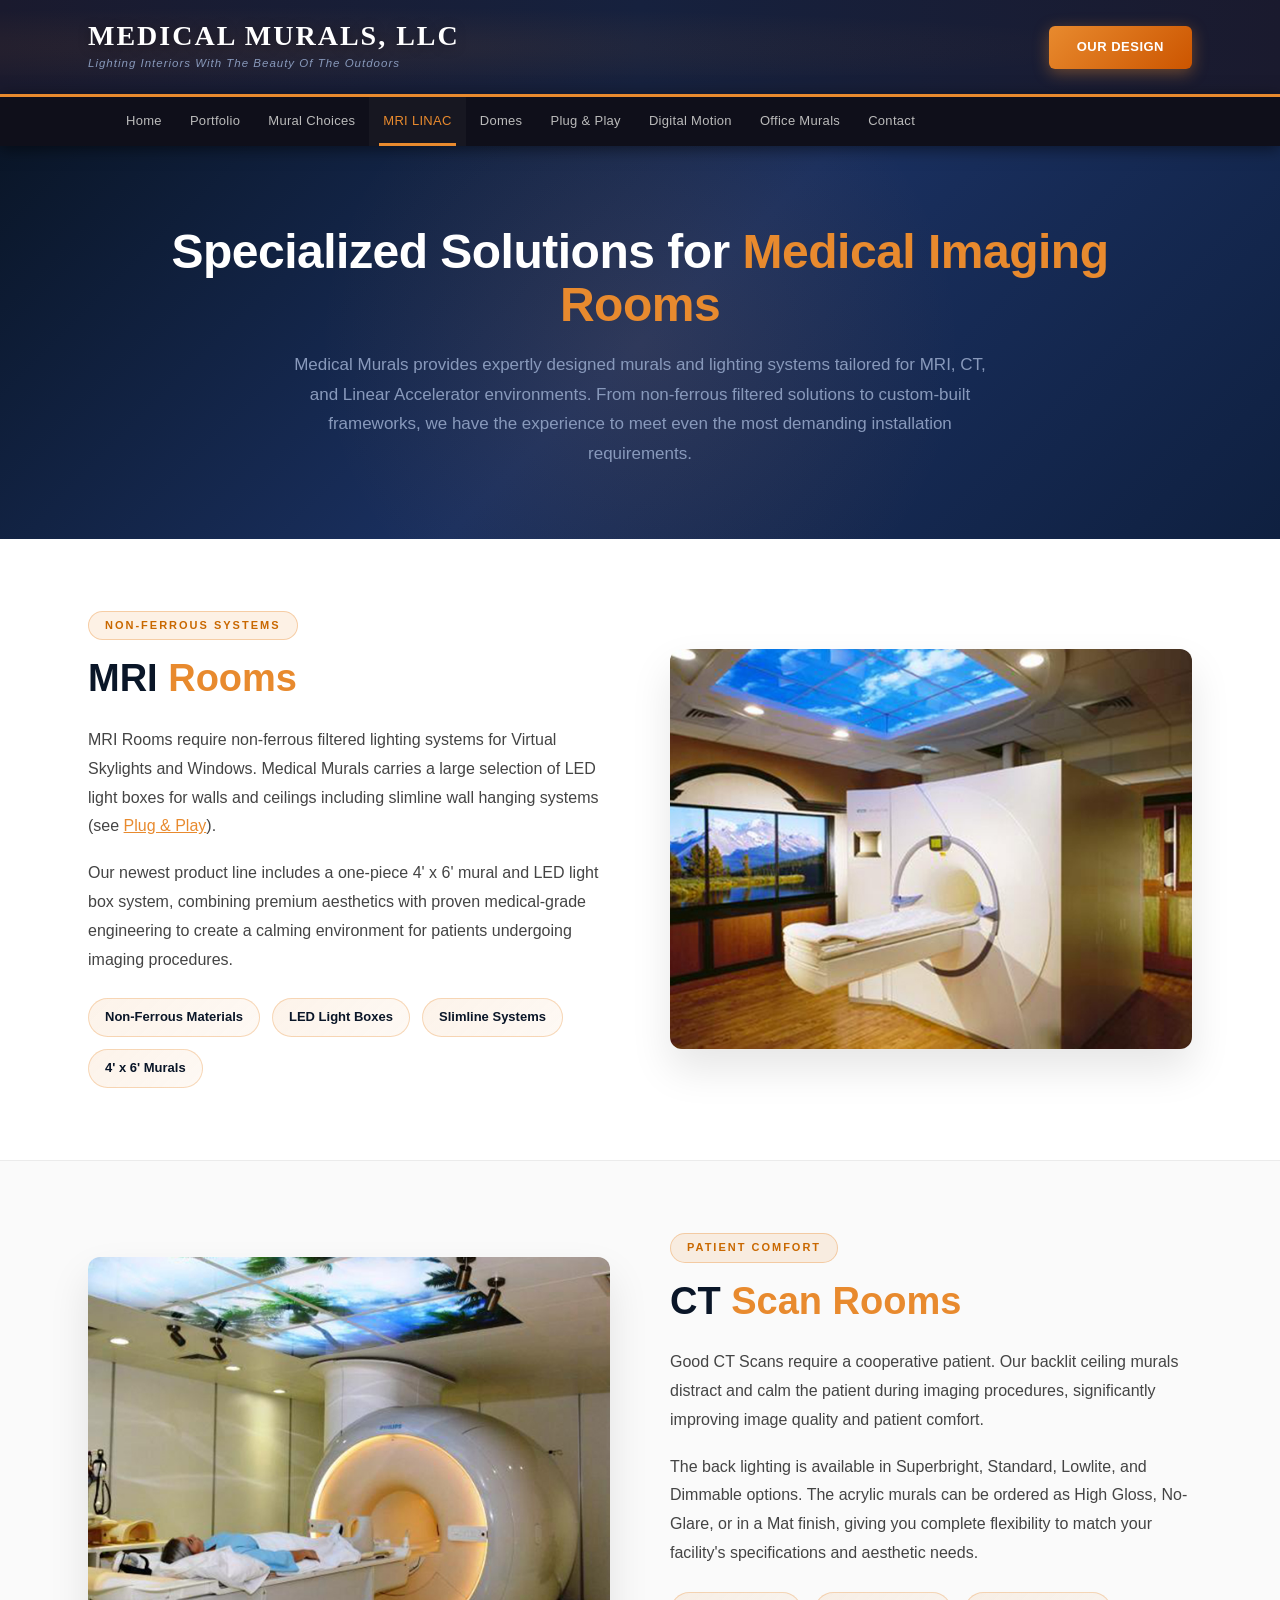
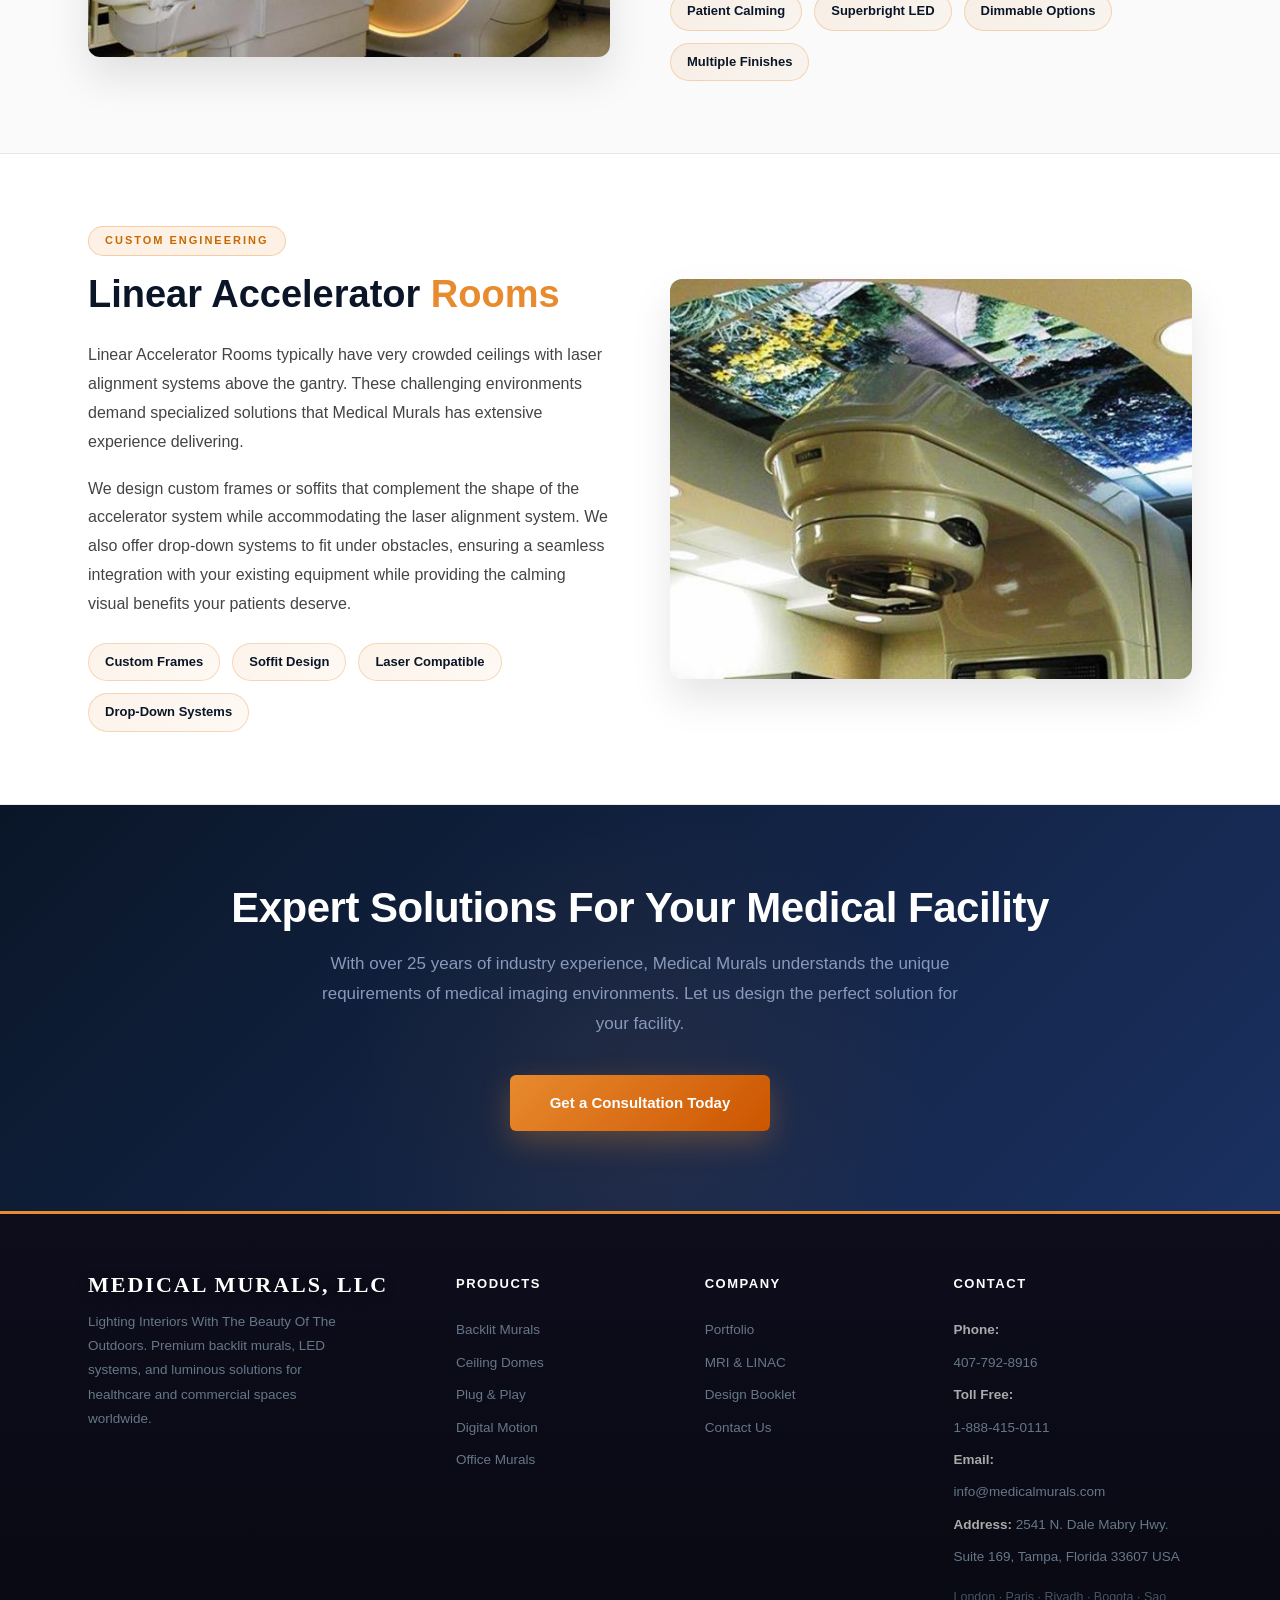
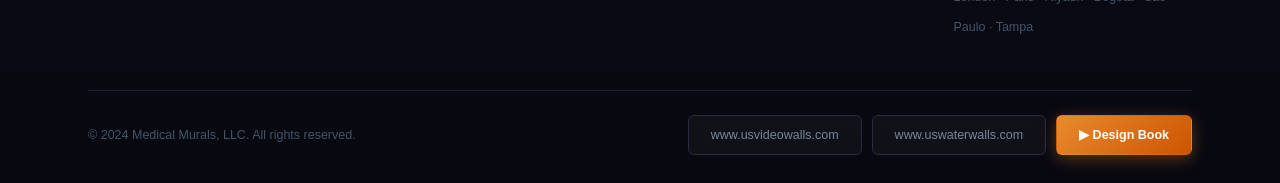
<file: pages/mri-linac.html>
<!DOCTYPE html>
<html lang="en">
<head>
    <meta charset="UTF-8">
    <meta name="viewport" content="width=device-width, initial-scale=1.0">
    <title>MRI, CT & Linear Accelerator — Medical Murals, LLC</title>
    <link rel="stylesheet" href="../css/style.css">
    <style>

        /* ===== PAGE HERO ===== */
        .page-hero {
            background: linear-gradient(135deg, #0a1628 0%, #1a3060 50%, #0f2040 100%);
            padding: 80px 0 70px;
            text-align: center;
            position: relative;
            overflow: hidden;
        }

        .page-hero::before {
            content: '';
            position: absolute;
            top: -150px; left: 50%;
            transform: translateX(-50%);
            width: 700px; height: 700px;
            border-radius: 50%;
            background: radial-gradient(circle, rgba(232,138,46,0.1) 0%, transparent 65%);
            pointer-events: none;
        }

        .page-hero .container { position: relative; z-index: 1; }

        .page-hero h1 {
            font-size: 48px;
            font-weight: 900;
            color: #fff;
            letter-spacing: -0.5px;
            margin-bottom: 18px;
            line-height: 1.1;
        }

        .page-hero h1 span { color: #e88a2e; }

        .page-hero p {
            font-size: 17px;
            color: #8899bb;
            max-width: 720px;
            margin: 0 auto;
            line-height: 1.75;
        }

        /* ===== SPECIALTY SECTIONS ===== */
        .specialty-section {
            padding: 72px 0;
            border-bottom: 1px solid rgba(0,0,0,0.08);
        }

        .specialty-section:nth-child(odd) {
            background: #fafafa;
        }

        .specialty-section .container {
            display: grid;
            grid-template-columns: 1fr 1fr;
            gap: 60px;
            align-items: center;
        }

        .specialty-section:nth-child(odd) .specialty-text {
            order: 2;
        }

        .specialty-section:nth-child(odd) .specialty-img {
            order: 1;
        }

        .specialty-img {
            position: relative;
            overflow: hidden;
            border-radius: 12px;
            box-shadow: 0 20px 40px rgba(0,0,0,0.1);
        }

        .specialty-img img {
            width: 100%;
            height: 400px;
            object-fit: cover;
            display: block;
        }

        .section-badge {
            display: inline-block;
            background: rgba(232,138,46,0.12);
            border: 1px solid rgba(232,138,46,0.35);
            color: #c96800;
            font-size: 11px;
            font-weight: 700;
            text-transform: uppercase;
            letter-spacing: 2px;
            padding: 5px 16px;
            border-radius: 20px;
            margin-bottom: 16px;
        }

        .specialty-text h2 {
            font-size: 38px;
            font-weight: 900;
            color: #0a1628;
            margin-bottom: 24px;
            line-height: 1.2;
        }

        .specialty-text h2 span {
            color: #e88a2e;
        }

        .specialty-text p {
            font-size: 16px;
            color: #444;
            line-height: 1.8;
            margin-bottom: 18px;
        }

        .specialty-text p:last-child {
            margin-bottom: 0;
        }

        .spec-features {
            display: flex;
            flex-wrap: wrap;
            gap: 12px;
            margin-top: 24px;
        }

        .spec-feature {
            background: linear-gradient(135deg, rgba(232,138,46,0.1) 0%, rgba(232,138,46,0.05) 100%);
            border: 1px solid rgba(232,138,46,0.3);
            color: #0a1628;
            font-size: 13px;
            font-weight: 600;
            padding: 8px 16px;
            border-radius: 20px;
        }

        /* ===== CTA SECTION ===== */
        .cta-section {
            background: linear-gradient(135deg, #0a1628 0%, #1a3060 100%);
            padding: 80px 0;
            text-align: center;
            position: relative;
            overflow: hidden;
        }

        .cta-section::before {
            content: '';
            position: absolute;
            top: 0; left: 50%;
            transform: translateX(-50%);
            width: 600px; height: 600px;
            border-radius: 50%;
            background: radial-gradient(circle, rgba(232,138,46,0.08) 0%, transparent 70%);
            pointer-events: none;
        }

        .cta-section .container {
            position: relative;
            z-index: 1;
        }

        .cta-section h2 {
            font-size: 42px;
            font-weight: 900;
            color: #fff;
            margin-bottom: 18px;
        }

        .cta-section p {
            font-size: 17px;
            color: #8899bb;
            margin-bottom: 36px;
            max-width: 650px;
            margin-left: auto;
            margin-right: auto;
            line-height: 1.75;
        }

        .cta-btn {
            display: inline-block;
            background: linear-gradient(135deg, #e88a2e 0%, #cc5500 100%);
            color: #fff;
            font-size: 15px;
            font-weight: 700;
            padding: 16px 40px;
            border-radius: 6px;
            text-decoration: none;
            transition: all 0.3s ease;
            box-shadow: 0 10px 30px rgba(232,138,46,0.3);
        }

        .cta-btn:hover {
            transform: translateY(-3px);
            box-shadow: 0 15px 40px rgba(232,138,46,0.4);
        }

        /* ===== RESPONSIVE ===== */
        @media (max-width: 1024px) {
            .specialty-section .container {
                grid-template-columns: 1fr;
                gap: 40px;
            }

            .specialty-section:nth-child(odd) .specialty-text,
            .specialty-section:nth-child(odd) .specialty-img {
                order: initial;
            }

            .specialty-text h2 {
                font-size: 32px;
            }

            .page-hero h1 {
                font-size: 38px;
            }
        }

        @media (max-width: 768px) {
            .specialty-section {
                padding: 48px 0;
            }

            .specialty-text h2 {
                font-size: 28px;
            }

            .page-hero h1 {
                font-size: 32px;
            }

            .page-hero p {
                font-size: 15px;
            }

            .cta-section h2 {
                font-size: 32px;
            }

            .cta-section p {
                font-size: 15px;
            }
        }

    </style>
</head>
<body>

    <!-- ===== HEADER ===== -->
    <header class="site-header">
        <div class="header-inner">
            <div class="header-brand">
                <a href="../index.html" class="logo">MEDICAL MURALS, LLC</a>
                <span class="header-tagline">Lighting Interiors With The Beauty Of The Outdoors</span>
            </div>
            <a href="http://anyflip.com/pyws/mabe/" target="_blank" class="header-design-btn">Our Design</a>
        </div>
    </header>

    <!-- ===== NAVIGATION ===== -->
    <nav class="main-nav">
        <div class="nav-inner">
        <button class="nav-toggle" id="navToggle" aria-label="Toggle menu">
            <span></span>
            <span></span>
            <span></span>
        </button>
        <ul id="navMenu">
            <li><a href="../index.html">Home</a></li>
            <li><a href="portfolio.html">Portfolio</a></li>
            <li><a href="mural-choices.html">Mural Choices</a></li>
            <li><a href="mri-linac.html" class="active">MRI LINAC</a></li>
            <li><a href="domes.html">Domes</a></li>
            <li><a href="plug-play.html">Plug &amp; Play</a></li>
            <li><a href="digital-motion.html">Digital Motion</a></li>
            <li><a href="office-murals.html">Office Murals</a></li>
            <li><a href="contact.html">Contact</a></li>
        </ul>
        </div>
    </nav>

    <!-- ===== PAGE HERO ===== -->
    <section class="page-hero">
        <div class="container">
            <h1>Specialized Solutions for <span>Medical Imaging Rooms</span></h1>
            <p>
                Medical Murals provides expertly designed murals and lighting systems tailored for MRI, CT, and Linear Accelerator environments.
                From non-ferrous filtered solutions to custom-built frameworks, we have the experience to meet even the most demanding installation requirements.
            </p>
        </div>
    </section>

    <!-- ===== MRI SECTION ===== -->
    <section class="specialty-section">
        <div class="container">
            <div class="specialty-text reveal">
                <span class="section-badge">Non-Ferrous Systems</span>
                <h2>MRI <span>Rooms</span></h2>
                <p>
                    MRI Rooms require non-ferrous filtered lighting systems for Virtual Skylights and Windows.
                    Medical Murals carries a large selection of LED light boxes for walls and ceilings including slimline
                    wall hanging systems (see <a href="plug-play.html" style="color:#e88a2e;text-decoration:underline;">Plug &amp; Play</a>).
                </p>
                <p>
                    Our newest product line includes a one-piece 4' x 6' mural and LED light box system,
                    combining premium aesthetics with proven medical-grade engineering to create a calming environment
                    for patients undergoing imaging procedures.
                </p>
                <div class="spec-features">
                    <span class="spec-feature">Non-Ferrous Materials</span>
                    <span class="spec-feature">LED Light Boxes</span>
                    <span class="spec-feature">Slimline Systems</span>
                    <span class="spec-feature">4' x 6' Murals</span>
                </div>
            </div>
            <div class="specialty-img reveal">
                <img src="../images/MRI2.jpg" alt="MRI Room with Virtual Skylight">
            </div>
        </div>
    </section>

    <!-- ===== CT SECTION ===== -->
    <section class="specialty-section">
        <div class="container">
            <div class="specialty-text reveal">
                <span class="section-badge">Patient Comfort</span>
                <h2>CT <span>Scan Rooms</span></h2>
                <p>
                    Good CT Scans require a cooperative patient. Our backlit ceiling murals distract and calm the patient during imaging procedures,
                    significantly improving image quality and patient comfort.
                </p>
                <p>
                    The back lighting is available in Superbright, Standard, Lowlite, and Dimmable options.
                    The acrylic murals can be ordered as High Gloss, No-Glare, or in a Mat finish, giving you complete flexibility
                    to match your facility's specifications and aesthetic needs.
                </p>
                <div class="spec-features">
                    <span class="spec-feature">Patient Calming</span>
                    <span class="spec-feature">Superbright LED</span>
                    <span class="spec-feature">Dimmable Options</span>
                    <span class="spec-feature">Multiple Finishes</span>
                </div>
            </div>
            <div class="specialty-img reveal">
                <img src="../images/CT ceiling.jpg" alt="CT Scan Room">
            </div>
        </div>
    </section>

    <!-- ===== LINEAR ACCELERATOR SECTION ===== -->
    <section class="specialty-section">
        <div class="container">
            <div class="specialty-text reveal">
                <span class="section-badge">Custom Engineering</span>
                <h2>Linear Accelerator <span>Rooms</span></h2>
                <p>
                    Linear Accelerator Rooms typically have very crowded ceilings with laser alignment systems above the gantry.
                    These challenging environments demand specialized solutions that Medical Murals has extensive experience delivering.
                </p>
                <p>
                    We design custom frames or soffits that complement the shape of the accelerator system while accommodating the laser alignment system.
                    We also offer drop-down systems to fit under obstacles, ensuring a seamless integration with your existing equipment
                    while providing the calming visual benefits your patients deserve.
                </p>
                <div class="spec-features">
                    <span class="spec-feature">Custom Frames</span>
                    <span class="spec-feature">Soffit Design</span>
                    <span class="spec-feature">Laser Compatible</span>
                    <span class="spec-feature">Drop-Down Systems</span>
                </div>
            </div>
            <div class="specialty-img reveal">
                <img src="../images/Linacs.jpg" alt="Linear Accelerator Room">
            </div>
        </div>
    </section>

    <!-- ===== CTA SECTION ===== -->
    <section class="cta-section">
        <div class="container">
            <h2>Expert Solutions For Your Medical Facility</h2>
            <p>
                With over 25 years of industry experience, Medical Murals understands the unique requirements of medical imaging environments.
                Let us design the perfect solution for your facility.
            </p>
            <a href="contact.html" class="cta-btn">Get a Consultation Today</a>
        </div>
    </section>

    <!-- ===== FOOTER ===== -->
    <footer class="site-footer">
        <div class="footer-inner">
            <div class="footer-top">
                <div class="footer-brand">
                    <a href="../index.html" class="logo">MEDICAL MURALS, LLC</a>
                    <p>Lighting Interiors With The Beauty Of The Outdoors. Premium backlit murals, LED systems, and luminous solutions for healthcare and commercial spaces worldwide.</p>
                </div>
                <div class="footer-col">
                    <h4>Products</h4>
                    <a href="mural-choices.html">Backlit Murals</a>
                    <a href="domes.html">Ceiling Domes</a>
                    <a href="plug-play.html">Plug &amp; Play</a>
                    <a href="digital-motion.html">Digital Motion</a>
                    <a href="office-murals.html">Office Murals</a>
                </div>
                <div class="footer-col">
                    <h4>Company</h4>
                    <a href="portfolio.html">Portfolio</a>
                    <a href="mri-linac.html">MRI &amp; LINAC</a>
                    <a href="http://anyflip.com/pyws/mabe/" target="_blank">Design Booklet</a>
                    <a href="contact.html">Contact Us</a>
                </div>
                <div class="footer-col footer-contact">
                    <h4>Contact</h4>
                    <p><strong>Phone:</strong> <a href="tel:4077928916">407-792-8916</a></p>
                    <p><strong>Toll Free:</strong> <a href="tel:18884150111">1-888-415-0111</a></p>
                    <p><strong>Email:</strong> <a href="mailto:info@medicalmurals.com">info@medicalmurals.com</a></p>
                    <p><strong>Address:</strong> 2541 N. Dale Mabry Hwy. Suite 169, Tampa, Florida 33607 USA</p>
                    <p style="margin-top:8px; color:#445566; font-size:12.5px;">London &middot; Paris &middot; Riyadh &middot; Bogota &middot; Sao Paulo &middot; Tampa</p>
                </div>
            </div>
            <hr class="footer-divider">
            <div class="footer-bottom">
                <div class="footer-copyright">
                    &copy; 2024 Medical Murals, LLC. All rights reserved.
                </div>
                <div class="footer-btn-group">
                    <a href="https://www.usvideowalls.com" target="_blank" class="footer-btn">www.usvideowalls.com</a>
                    <a href="https://www.uswaterwalls.com" target="_blank" class="footer-btn">www.uswaterwalls.com</a>
                    <a href="http://anyflip.com/pyws/mabe/" target="_blank" class="footer-btn footer-btn-highlight">&#9654; Design Book</a>
                </div>
            </div>
        </div>
    </footer>

    <script src="../js/main.js"></script>
</body>
</html>
</file>
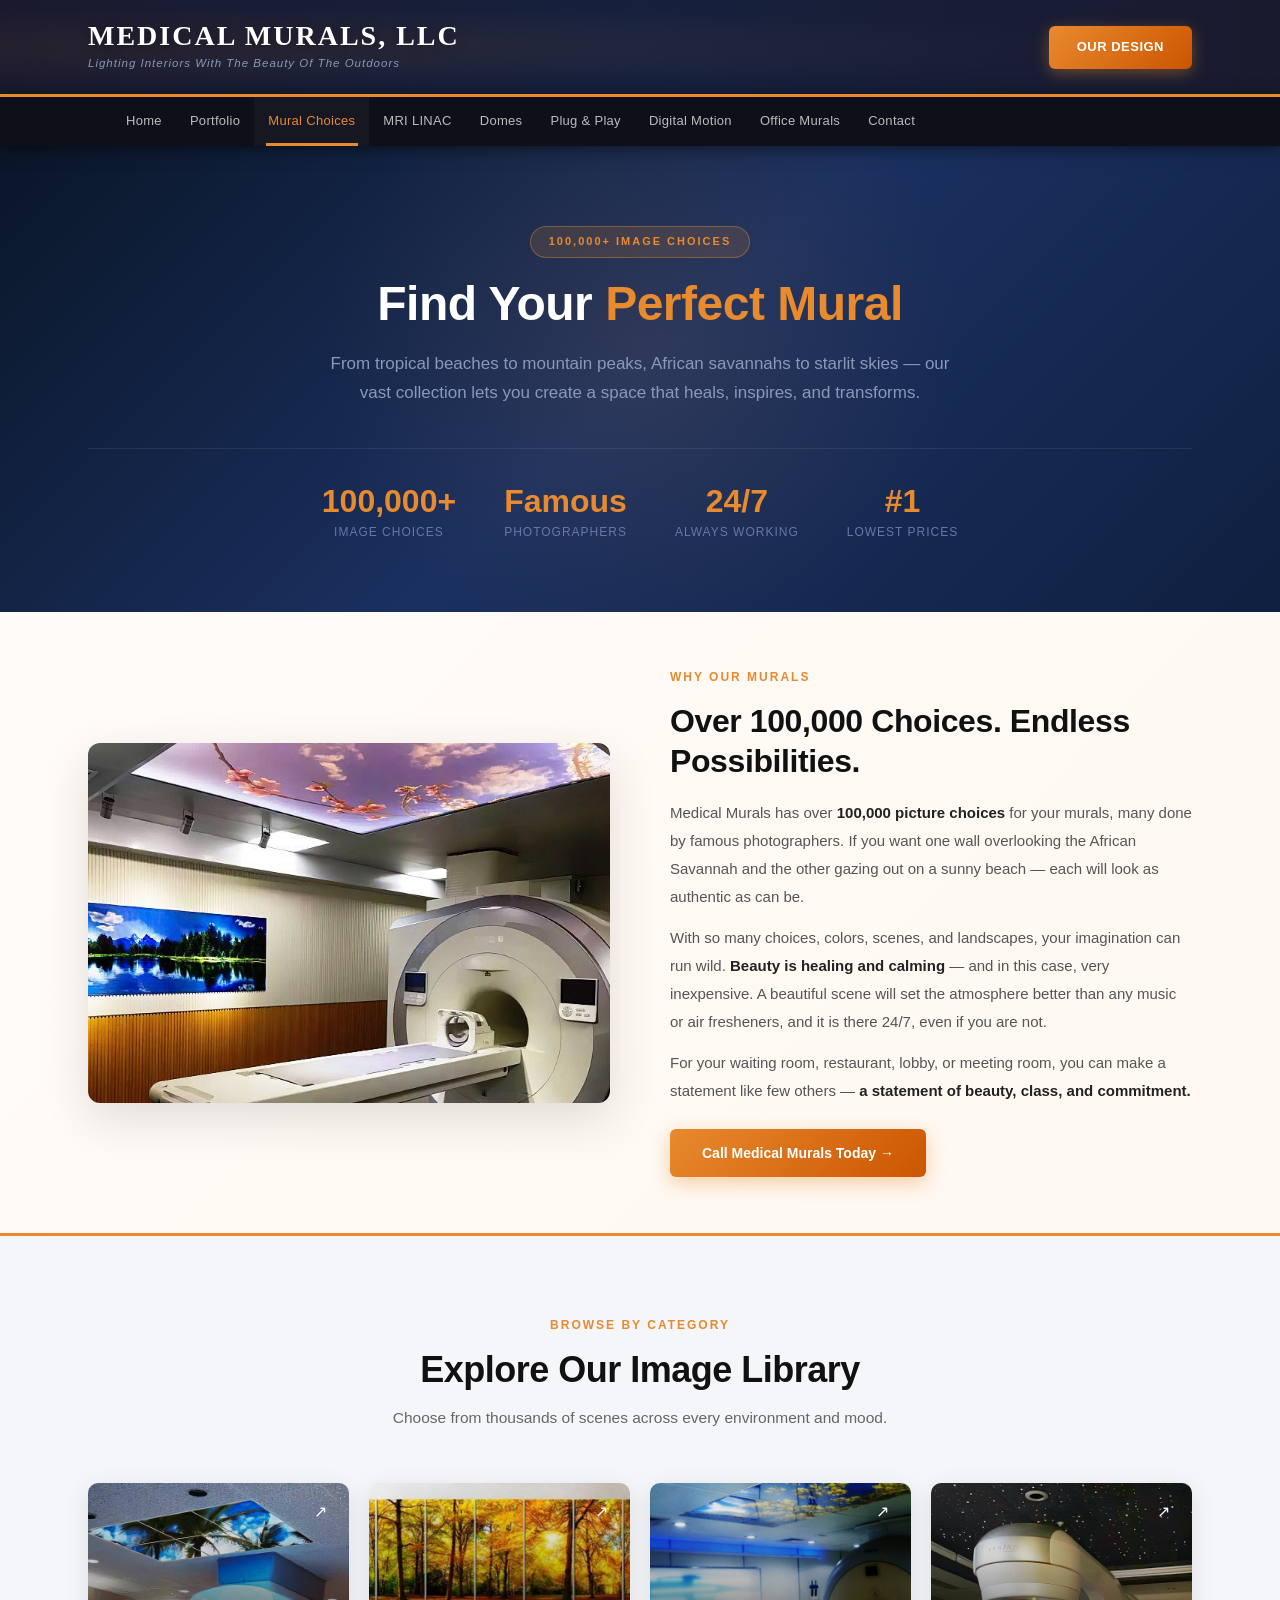
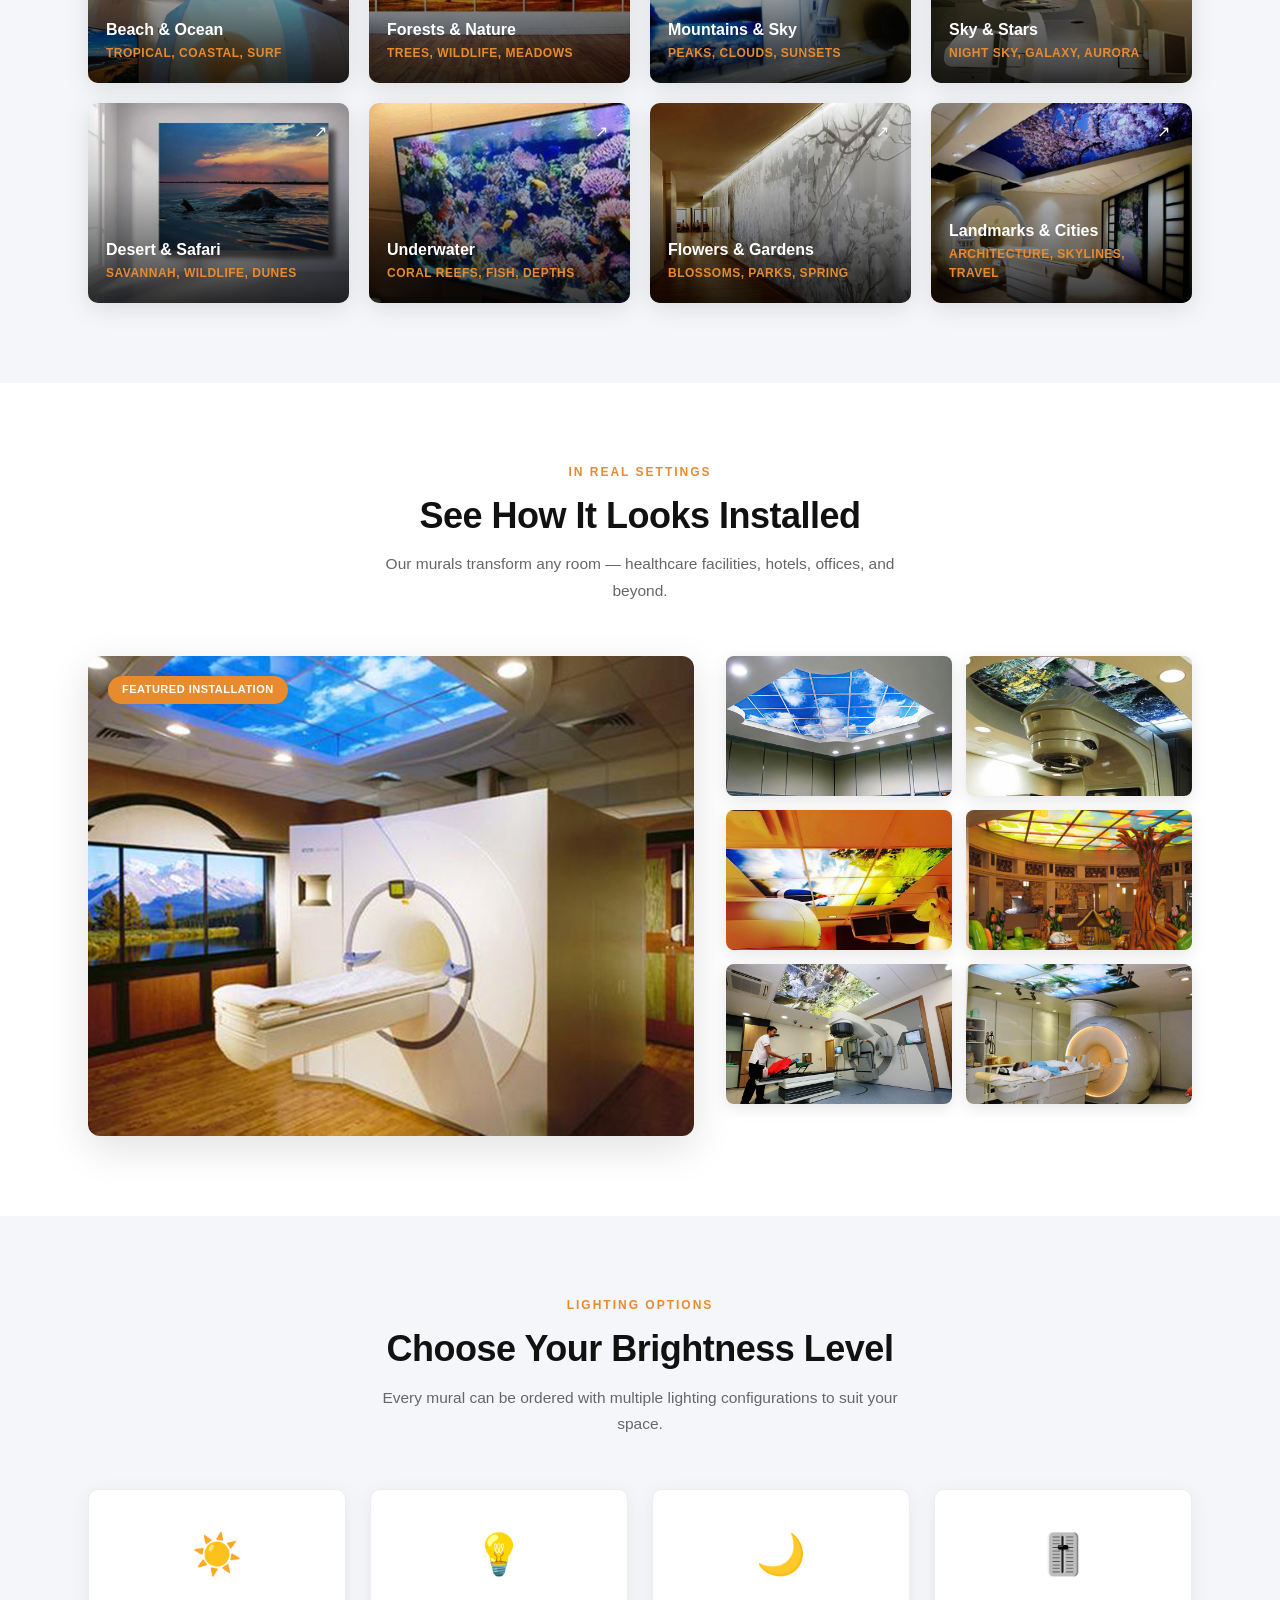
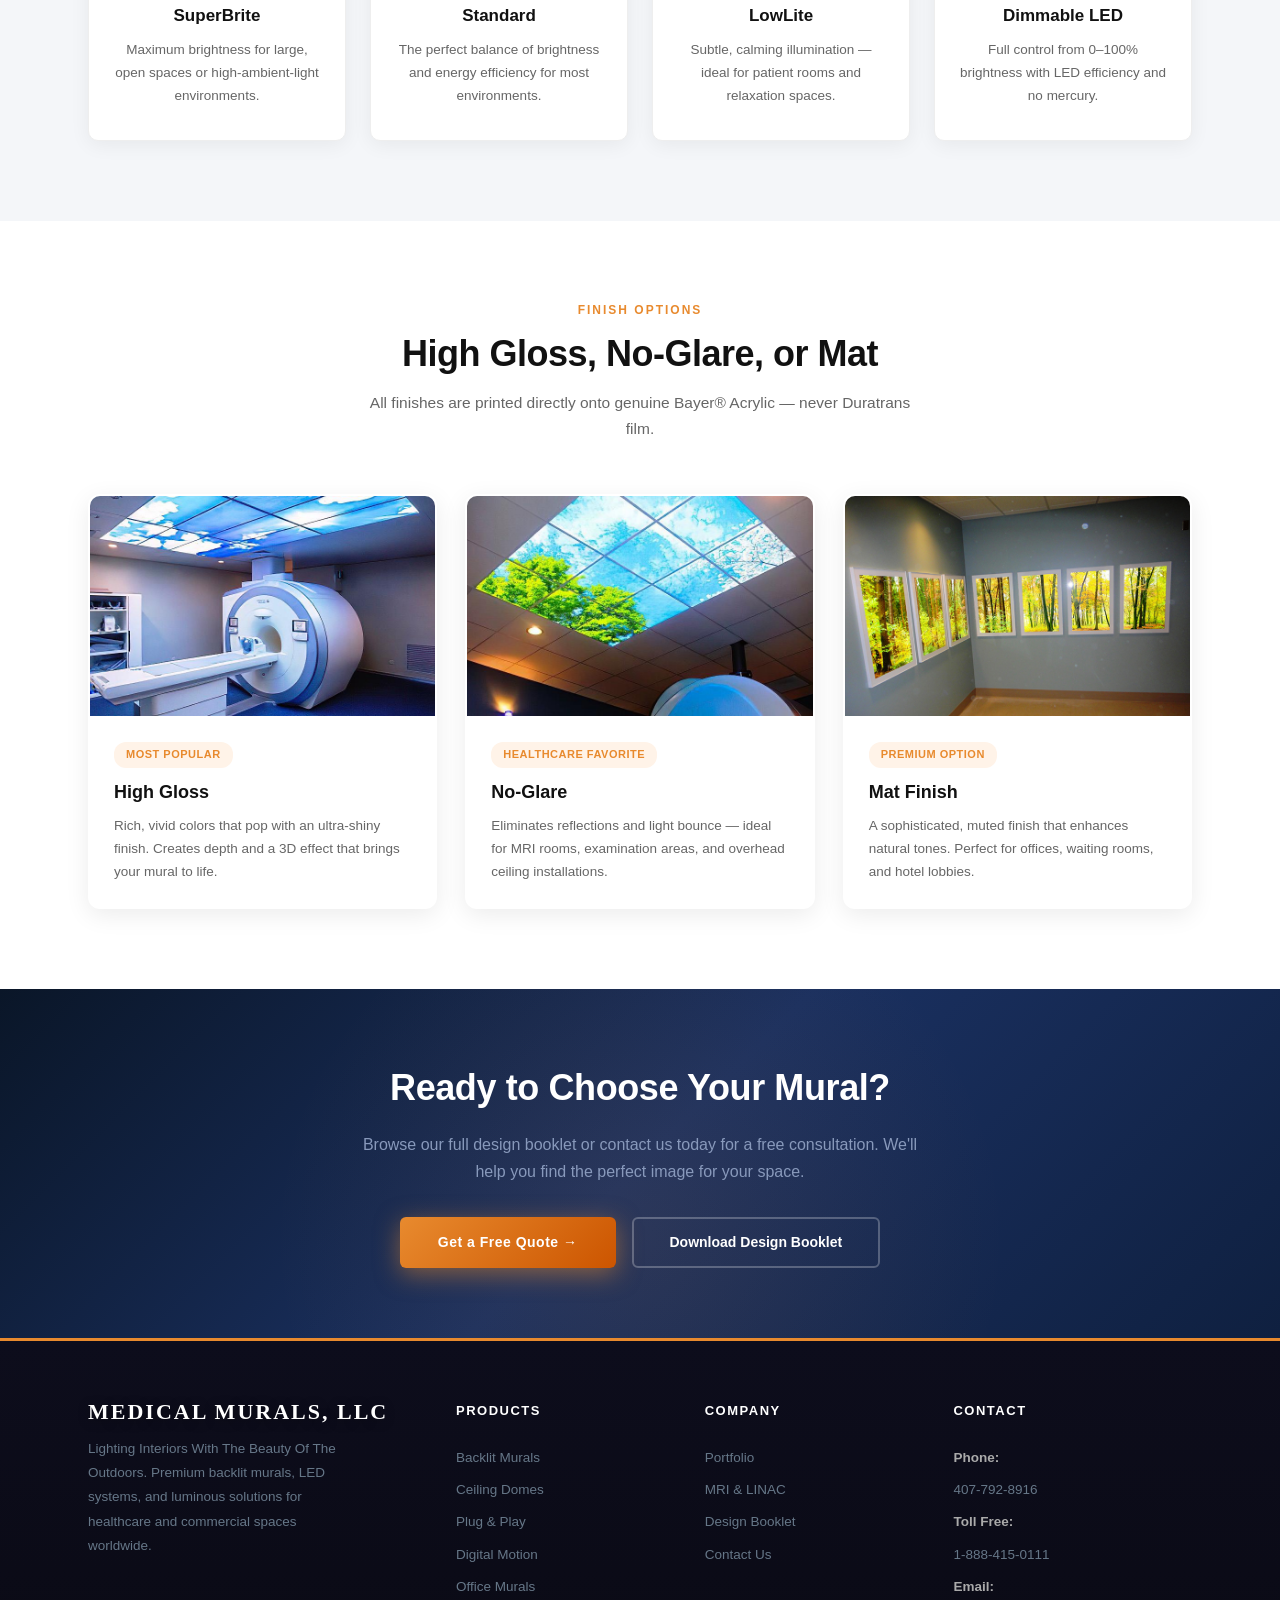
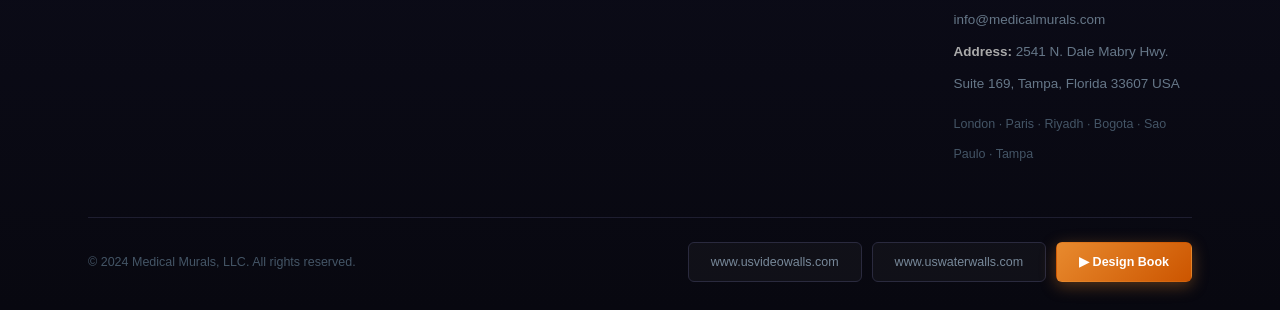
<file: pages/mural-choices.html>
<!DOCTYPE html>
<html lang="en">
<head>
    <meta charset="UTF-8">
    <meta name="viewport" content="width=device-width, initial-scale=1.0">
    <title>Mural Choices — Medical Murals, LLC</title>
    <link rel="stylesheet" href="../css/style.css">
    <style>

        /* ===== PAGE HERO ===== */
        .page-hero {
            background: linear-gradient(135deg, #0a1628 0%, #1a3060 50%, #0f2040 100%);
            padding: 80px 0 70px;
            text-align: center;
            position: relative;
            overflow: hidden;
        }

        .page-hero::before {
            content: '';
            position: absolute;
            top: -150px; left: 50%;
            transform: translateX(-50%);
            width: 700px; height: 700px;
            border-radius: 50%;
            background: radial-gradient(circle, rgba(232,138,46,0.1) 0%, transparent 65%);
            pointer-events: none;
        }

        .page-hero .container { position: relative; z-index: 1; }

        .page-hero .badge {
            display: inline-block;
            background: rgba(232,138,46,0.15);
            border: 1px solid rgba(232,138,46,0.4);
            color: #e88a2e;
            font-size: 11px;
            font-weight: 700;
            text-transform: uppercase;
            letter-spacing: 2px;
            padding: 6px 18px;
            border-radius: 30px;
            margin-bottom: 20px;
        }

        .page-hero h1 {
            font-size: 48px;
            font-weight: 900;
            color: #fff;
            letter-spacing: -0.5px;
            margin-bottom: 18px;
            line-height: 1.1;
        }

        .page-hero h1 span { color: #e88a2e; }

        .page-hero p {
            font-size: 17px;
            color: #8899bb;
            max-width: 620px;
            margin: 0 auto 32px;
            line-height: 1.75;
        }

        .hero-stats {
            display: flex;
            justify-content: center;
            gap: 48px;
            flex-wrap: wrap;
            margin-top: 40px;
            padding-top: 36px;
            border-top: 1px solid rgba(255,255,255,0.08);
        }

        .hero-stat-num {
            font-size: 32px;
            font-weight: 900;
            color: #e88a2e;
            line-height: 1;
        }

        .hero-stat-label {
            font-size: 12px;
            color: #6677aa;
            text-transform: uppercase;
            letter-spacing: 1px;
            margin-top: 6px;
        }

        /* ===== INTRO SECTION ===== */
        .intro-banner {
            background: linear-gradient(135deg, #fffbf7 0%, #fff8f2 100%);
            border-bottom: 3px solid #e88a2e;
            padding: 56px 0;
        }

        .intro-banner .container {
            display: grid;
            grid-template-columns: 1fr 1fr;
            gap: 60px;
            align-items: center;
        }

        .intro-banner-img {
            border-radius: 12px;
            overflow: hidden;
            box-shadow: 0 16px 48px rgba(0,0,0,0.12);
        }

        .intro-banner-img img {
            width: 100%;
            height: 360px;
            object-fit: cover;
            transition: transform 0.5s ease;
        }

        .intro-banner-img:hover img { transform: scale(1.05); }

        .intro-banner-text .section-label {
            color: #e88a2e;
            font-size: 12px;
            font-weight: 700;
            text-transform: uppercase;
            letter-spacing: 2px;
            margin-bottom: 14px;
            display: block;
        }

        .intro-banner-text h2 {
            font-size: 32px;
            font-weight: 800;
            color: #111;
            line-height: 1.25;
            letter-spacing: -0.4px;
            margin-bottom: 18px;
        }

        .intro-banner-text p {
            color: #555;
            font-size: 15px;
            line-height: 1.85;
            margin-bottom: 14px;
        }

        .intro-banner-text p strong {
            color: #222;
            font-weight: 700;
        }

        .call-cta {
            display: inline-flex;
            align-items: center;
            gap: 10px;
            margin-top: 10px;
            background: linear-gradient(135deg, #e88a2e, #cc5500);
            color: #fff;
            font-size: 14px;
            font-weight: 700;
            padding: 13px 32px;
            border-radius: 6px;
            box-shadow: 0 6px 20px rgba(232,138,46,0.4);
            transition: all 0.3s ease;
        }

        .call-cta:hover {
            transform: translateY(-3px);
            box-shadow: 0 10px 32px rgba(232,138,46,0.6);
        }

        /* ===== SECTION HEADER ===== */
        .section-header {
            text-align: center;
            margin-bottom: 52px;
        }

        .section-label {
            display: block;
            color: #e88a2e;
            font-size: 12px;
            font-weight: 700;
            text-transform: uppercase;
            letter-spacing: 2px;
            margin-bottom: 12px;
        }

        .section-title {
            font-size: 36px;
            font-weight: 800;
            color: #111;
            letter-spacing: -0.5px;
            line-height: 1.2;
            margin-bottom: 14px;
        }

        .section-sub {
            color: #666;
            font-size: 15.5px;
            max-width: 560px;
            margin: 0 auto;
            line-height: 1.7;
        }

        /* ===== CATEGORY GRID ===== */
        .categories-section {
            padding: 80px 0;
            background: #f4f6f9;
        }

        .categories-grid {
            display: grid;
            grid-template-columns: repeat(4, 1fr);
            gap: 20px;
        }

        .category-card {
            position: relative;
            overflow: hidden;
            border-radius: 10px;
            cursor: pointer;
            box-shadow: 0 6px 24px rgba(0,0,0,0.1);
            transition: all 0.35s ease;
        }

        .category-card:hover {
            transform: translateY(-6px);
            box-shadow: 0 18px 48px rgba(0,0,0,0.18);
        }

        .category-card img {
            width: 100%;
            height: 200px;
            object-fit: cover;
            transition: transform 0.5s ease;
            display: block;
        }

        .category-card:hover img { transform: scale(1.1); }

        .category-overlay {
            position: absolute;
            inset: 0;
            background: linear-gradient(to top, rgba(0,0,0,0.8) 0%, rgba(0,0,0,0.2) 60%, transparent 100%);
            display: flex;
            flex-direction: column;
            justify-content: flex-end;
            padding: 20px 18px;
            transition: background 0.35s ease;
        }

        .category-card:hover .category-overlay {
            background: linear-gradient(to top, rgba(0,0,0,0.9) 0%, rgba(0,0,0,0.4) 60%, transparent 100%);
        }

        .category-name {
            color: #fff;
            font-size: 16px;
            font-weight: 700;
            line-height: 1.2;
        }

        .category-count {
            color: #e88a2e;
            font-size: 12px;
            font-weight: 600;
            margin-top: 5px;
            text-transform: uppercase;
            letter-spacing: 0.5px;
        }

        .category-arrow {
            position: absolute;
            top: 14px; right: 14px;
            width: 30px; height: 30px;
            background: rgba(232,138,46,0);
            border-radius: 50%;
            display: flex;
            align-items: center;
            justify-content: center;
            color: #fff;
            font-size: 16px;
            transition: all 0.3s;
        }

        .category-card:hover .category-arrow {
            background: #e88a2e;
            transform: rotate(45deg);
        }

        /* ===== SHOWCASE FEATURE ===== */
        .showcase-section {
            padding: 80px 0;
            background: #fff;
        }

        .showcase-grid {
            display: grid;
            grid-template-columns: 1.3fr 1fr;
            gap: 32px;
            align-items: start;
        }

        .showcase-main {
            border-radius: 12px;
            overflow: hidden;
            box-shadow: 0 12px 40px rgba(0,0,0,0.12);
            position: relative;
        }

        .showcase-main img {
            width: 100%;
            height: 480px;
            object-fit: cover;
            display: block;
        }

        .showcase-main-badge {
            position: absolute;
            top: 20px; left: 20px;
            background: #e88a2e;
            color: #fff;
            font-size: 11px;
            font-weight: 700;
            padding: 5px 14px;
            border-radius: 20px;
            text-transform: uppercase;
            letter-spacing: 0.5px;
        }

        .showcase-thumbs {
            display: grid;
            grid-template-columns: 1fr 1fr;
            grid-template-rows: repeat(3, 1fr);
            gap: 14px;
        }

        .showcase-thumb {
            border-radius: 8px;
            overflow: hidden;
            box-shadow: 0 4px 16px rgba(0,0,0,0.1);
            transition: all 0.3s ease;
            cursor: pointer;
        }

        .showcase-thumb:hover {
            transform: translateY(-4px);
            box-shadow: 0 10px 28px rgba(0,0,0,0.16);
        }

        .showcase-thumb img {
            width: 100%;
            height: 140px;
            object-fit: cover;
            display: block;
            transition: transform 0.5s;
        }

        .showcase-thumb:hover img { transform: scale(1.08); }

        /* ===== LIGHTING OPTIONS ===== */
        .lighting-section {
            padding: 80px 0;
            background: #f4f6f9;
        }

        .lighting-grid {
            display: grid;
            grid-template-columns: repeat(4, 1fr);
            gap: 24px;
        }

        .lighting-card {
            background: #fff;
            border-radius: 10px;
            padding: 32px 24px;
            text-align: center;
            box-shadow: 0 4px 20px rgba(0,0,0,0.06);
            border: 1px solid #eee;
            transition: all 0.3s ease;
        }

        .lighting-card:hover {
            transform: translateY(-5px);
            box-shadow: 0 14px 40px rgba(0,0,0,0.1);
            border-color: #e88a2e;
        }

        .lighting-icon {
            font-size: 40px;
            margin-bottom: 16px;
        }

        .lighting-card h3 {
            font-size: 17px;
            font-weight: 700;
            color: #111;
            margin-bottom: 10px;
        }

        .lighting-card p {
            font-size: 13.5px;
            color: #666;
            line-height: 1.7;
        }

        /* ===== FINISH OPTIONS ===== */
        .finish-section {
            padding: 80px 0;
            background: #fff;
        }

        .finish-grid {
            display: grid;
            grid-template-columns: repeat(3, 1fr);
            gap: 28px;
        }

        .finish-card {
            border-radius: 12px;
            overflow: hidden;
            box-shadow: 0 6px 24px rgba(0,0,0,0.08);
            border: 2px solid transparent;
            transition: all 0.35s ease;
            cursor: default;
        }

        .finish-card:hover {
            transform: translateY(-6px);
            box-shadow: 0 18px 48px rgba(0,0,0,0.13);
            border-color: #e88a2e;
        }

        .finish-card img {
            width: 100%;
            height: 220px;
            object-fit: cover;
            transition: transform 0.5s;
        }

        .finish-card:hover img { transform: scale(1.05); }

        .finish-card-body {
            padding: 24px;
            background: #fff;
        }

        .finish-card-body h3 {
            font-size: 18px;
            font-weight: 700;
            color: #111;
            margin-bottom: 8px;
        }

        .finish-card-body p {
            font-size: 13.5px;
            color: #666;
            line-height: 1.7;
        }

        .finish-badge {
            display: inline-block;
            background: #fff3e8;
            color: #e88a2e;
            font-size: 11px;
            font-weight: 700;
            padding: 4px 12px;
            border-radius: 12px;
            margin-bottom: 10px;
            text-transform: uppercase;
            letter-spacing: 0.5px;
        }

        /* ===== CTA STRIP ===== */
        .cta-strip {
            background: linear-gradient(135deg, #0a1628 0%, #1a3060 50%, #0f2040 100%);
            padding: 70px 0;
            text-align: center;
            position: relative;
            overflow: hidden;
        }

        .cta-strip::before {
            content: '';
            position: absolute;
            top: -150px; left: 50%;
            transform: translateX(-50%);
            width: 800px; height: 800px;
            border-radius: 50%;
            background: radial-gradient(circle, rgba(232,138,46,0.09) 0%, transparent 65%);
            pointer-events: none;
        }

        .cta-strip .container { position: relative; z-index: 1; }

        .cta-strip h2 {
            font-size: 36px;
            font-weight: 900;
            color: #fff;
            margin-bottom: 14px;
            letter-spacing: -0.4px;
        }

        .cta-strip p {
            color: #8899bb;
            font-size: 16px;
            margin-bottom: 32px;
            max-width: 560px;
            margin-inline: auto;
            line-height: 1.7;
        }

        .cta-strip .btn-row {
            display: flex;
            justify-content: center;
            gap: 16px;
            flex-wrap: wrap;
        }

        .btn-primary {
            display: inline-flex;
            align-items: center;
            gap: 8px;
            background: linear-gradient(135deg, #e88a2e, #cc5500);
            color: #fff;
            font-size: 14px;
            font-weight: 700;
            padding: 14px 38px;
            border-radius: 6px;
            box-shadow: 0 6px 24px rgba(232,138,46,0.5);
            transition: all 0.3s ease;
        }

        .btn-primary:hover {
            transform: translateY(-3px);
            box-shadow: 0 12px 36px rgba(232,138,46,0.7);
        }

        .btn-outline {
            display: inline-flex;
            align-items: center;
            gap: 8px;
            border: 2px solid rgba(255,255,255,0.25);
            color: #fff;
            font-size: 14px;
            font-weight: 600;
            padding: 12px 36px;
            border-radius: 6px;
            transition: all 0.3s ease;
        }

        .btn-outline:hover {
            border-color: #e88a2e;
            color: #e88a2e;
            transform: translateY(-3px);
        }

        /* ===== RESPONSIVE ===== */
        @media (max-width: 1024px) {
            .page-hero h1 { font-size: 36px; }
            .intro-banner .container { gap: 36px; }
            .categories-grid { grid-template-columns: repeat(2, 1fr); }
            .showcase-grid { grid-template-columns: 1fr; }
            .showcase-thumbs { grid-template-columns: repeat(3, 1fr); grid-template-rows: auto; }
            .showcase-main img { height: 360px; }
            .lighting-grid { grid-template-columns: repeat(2, 1fr); }
        }

        @media (max-width: 768px) {
            .page-hero { padding: 60px 0 50px; }
            .page-hero h1 { font-size: 28px; }
            .hero-stats { gap: 28px; }

            .intro-banner .container { grid-template-columns: 1fr; gap: 28px; }
            .intro-banner-img img { height: 240px; }
            .intro-banner-text h2 { font-size: 24px; }

            .categories-section,
            .showcase-section,
            .lighting-section,
            .finish-section { padding: 50px 0; }

            .section-title { font-size: 26px; }

            .categories-grid { grid-template-columns: repeat(2, 1fr); gap: 14px; }

            .showcase-thumbs { grid-template-columns: repeat(2, 1fr); }

            .lighting-grid { grid-template-columns: 1fr 1fr; gap: 16px; }
            .lighting-card { padding: 24px 18px; }

            .finish-grid { grid-template-columns: 1fr; }

            .cta-strip h2 { font-size: 26px; }
            .cta-strip .btn-row { flex-direction: column; align-items: center; }
        }

        @media (max-width: 480px) {
            .categories-grid { grid-template-columns: 1fr 1fr; }
            .category-card img { height: 160px; }
            .lighting-grid { grid-template-columns: 1fr; }
            .showcase-thumbs { grid-template-columns: repeat(2, 1fr); }
        }
    </style>
</head>
<body>

    <!-- ===== HEADER ===== -->
    <header class="site-header">
        <div class="header-inner">
            <div class="header-brand">
                <a href="../index.html" class="logo">MEDICAL MURALS, LLC</a>
                <span class="header-tagline">Lighting Interiors With The Beauty Of The Outdoors</span>
            </div>
            <a href="http://anyflip.com/pyws/mabe/" target="_blank" class="header-design-btn">Our Design</a>
        </div>
    </header>

    <!-- ===== NAVIGATION ===== -->
    <nav class="main-nav">
        <div class="nav-inner">
            <button class="nav-toggle" id="navToggle" aria-label="Toggle menu">
                <span></span><span></span><span></span>
            </button>
            <ul id="navMenu">
                <li><a href="../index.html">Home</a></li>
                <li><a href="portfolio.html">Portfolio</a></li>
                <li><a href="mural-choices.html" class="active">Mural Choices</a></li>
                <li><a href="mri-linac.html">MRI LINAC</a></li>
                <li><a href="domes.html">Domes</a></li>
                <li><a href="plug-play.html">Plug &amp; Play</a></li>
                <li><a href="digital-motion.html">Digital Motion</a></li>
                <li><a href="office-murals.html">Office Murals</a></li>
                <li><a href="contact.html">Contact</a></li>
            </ul>
        </div>
    </nav>

    <!-- ===== PAGE HERO ===== -->
    <section class="page-hero">
        <div class="container">
            <div class="badge">100,000+ Image Choices</div>
            <h1>Find Your <span>Perfect Mural</span></h1>
            <p>
                From tropical beaches to mountain peaks, African savannahs to starlit skies —
                our vast collection lets you create a space that heals, inspires, and transforms.
            </p>
            <div class="hero-stats">
                <div>
                    <div class="hero-stat-num">100,000+</div>
                    <div class="hero-stat-label">Image Choices</div>
                </div>
                <div>
                    <div class="hero-stat-num">Famous</div>
                    <div class="hero-stat-label">Photographers</div>
                </div>
                <div>
                    <div class="hero-stat-num">24/7</div>
                    <div class="hero-stat-label">Always Working</div>
                </div>
                <div>
                    <div class="hero-stat-num">#1</div>
                    <div class="hero-stat-label">Lowest Prices</div>
                </div>
            </div>
        </div>
    </section>

    <!-- ===== INTRO BANNER ===== -->
    <section class="intro-banner">
        <div class="container">
            <div class="intro-banner-img reveal">
                <img src="../images/18.jpg" alt="Mural Example">
            </div>
            <div class="intro-banner-text reveal">
                <span class="section-label">Why Our Murals</span>
                <h2>Over 100,000 Choices. Endless Possibilities.</h2>
                <p>
                    Medical Murals has over <strong>100,000 picture choices</strong> for your murals, many done by
                    famous photographers. If you want one wall overlooking the African Savannah and the other
                    gazing out on a sunny beach — each will look as authentic as can be.
                </p>
                <p>
                    With so many choices, colors, scenes, and landscapes, your imagination can run wild.
                    <strong>Beauty is healing and calming</strong> — and in this case, very inexpensive.
                    A beautiful scene will set the atmosphere better than any music or air fresheners,
                    and it is there 24/7, even if you are not.
                </p>
                <p>
                    For your waiting room, restaurant, lobby, or meeting room, you can make a statement
                    like few others — <strong>a statement of beauty, class, and commitment.</strong>
                </p>
                <a href="contact.html" class="call-cta">Call Medical Murals Today &rarr;</a>
            </div>
        </div>
    </section>

    <!-- ===== IMAGE CATEGORIES ===== -->
    <section class="categories-section">
        <div class="container">
            <div class="section-header reveal">
                <span class="section-label">Browse By Category</span>
                <h2 class="section-title">Explore Our Image Library</h2>
                <p class="section-sub">Choose from thousands of scenes across every environment and mood.</p>
            </div>
            <div class="categories-grid">
                <div class="category-card reveal">
                    <img src="../images/17.jpg" alt="Beach & Ocean">
                    <div class="category-overlay">
                        <div class="category-name">Beach &amp; Ocean</div>
                        <div class="category-count">Tropical, Coastal, Surf</div>
                    </div>
                    <div class="category-arrow">&#8599;</div>
                </div>

                <div class="category-card reveal">
                    <img src="../images/82.jpg" alt="Forests & Nature">
                    <div class="category-overlay">
                        <div class="category-name">Forests &amp; Nature</div>
                        <div class="category-count">Trees, Wildlife, Meadows</div>
                    </div>
                    <div class="category-arrow">&#8599;</div>
                </div>

                <div class="category-card reveal">
                    <img src="../images/hostpital machinary (45).jpg" alt="Mountains & Sky">
                    <div class="category-overlay">
                        <div class="category-name">Mountains &amp; Sky</div>
                        <div class="category-count">Peaks, Clouds, Sunsets</div>
                    </div>
                    <div class="category-arrow">&#8599;</div>
                </div>

                <div class="category-card reveal">
                    <img src="../images/35.jpg" alt="Sky & Stars">
                    <div class="category-overlay">
                        <div class="category-name">Sky &amp; Stars</div>
                        <div class="category-count">Night Sky, Galaxy, Aurora</div>
                    </div>
                    <div class="category-arrow">&#8599;</div>
                </div>

                <div class="category-card reveal">
                    <img src="../images/51.jpg" alt="Desert & Safari">
                    <div class="category-overlay">
                        <div class="category-name">Desert &amp; Safari</div>
                        <div class="category-count">Savannah, Wildlife, Dunes</div>
                    </div>
                    <div class="category-arrow">&#8599;</div>
                </div>

                <div class="category-card reveal">
                    <img src="../images/68.jpg" alt="Underwater">
                    <div class="category-overlay">
                        <div class="category-name">Underwater</div>
                        <div class="category-count">Coral Reefs, Fish, Depths</div>
                    </div>
                    <div class="category-arrow">&#8599;</div>
                </div>

                <div class="category-card reveal">
                    <img src="../images/26.jpg" alt="Flowers & Gardens">
                    <div class="category-overlay">
                        <div class="category-name">Flowers &amp; Gardens</div>
                        <div class="category-count">Blossoms, Parks, Spring</div>
                    </div>
                    <div class="category-arrow">&#8599;</div>
                </div>

                <div class="category-card reveal">
                    <img src="../images/90.jpg" alt="Landmarks & Cities">
                    <div class="category-overlay">
                        <div class="category-name">Landmarks &amp; Cities</div>
                        <div class="category-count">Architecture, Skylines, Travel</div>
                    </div>
                    <div class="category-arrow">&#8599;</div>
                </div>
            </div>
        </div>
    </section>

    <!-- ===== SHOWCASE ===== -->
    <section class="showcase-section">
        <div class="container">
            <div class="section-header reveal">
                <span class="section-label">In Real Settings</span>
                <h2 class="section-title">See How It Looks Installed</h2>
                <p class="section-sub">Our murals transform any room — healthcare facilities, hotels, offices, and beyond.</p>
            </div>
            <div class="showcase-grid">
                <div class="showcase-main reveal">
                    <img src="../images/MRI2.jpg" alt="Main Showcase">
                    <div class="showcase-main-badge">Featured Installation</div>
                </div>
                <div class="showcase-thumbs">
                    <div class="showcase-thumb reveal">
                        <img src="../images/23.jpg" alt="Showcase 1">
                    </div>
                    <div class="showcase-thumb reveal">
                        <img src="../images/Linacs.jpg" alt="Showcase 2">
                    </div>
                    <div class="showcase-thumb reveal">
                        <img src="../images/8.jpg" alt="Showcase 3">
                    </div>
                    <div class="showcase-thumb reveal">
                        <img src="../images/disney.jpg" alt="Showcase 4">
                    </div>
                    <div class="showcase-thumb reveal">
                        <img src="../images/76.jpg" alt="Showcase 5">
                    </div>
                    <div class="showcase-thumb reveal">
                        <img src="../images/CT ceiling.jpg" alt="Showcase 6">
                    </div>
                </div>
            </div>
        </div>
    </section>

    <!-- ===== LIGHTING OPTIONS ===== -->
    <section class="lighting-section">
        <div class="container">
            <div class="section-header reveal">
                <span class="section-label">Lighting Options</span>
                <h2 class="section-title">Choose Your Brightness Level</h2>
                <p class="section-sub">Every mural can be ordered with multiple lighting configurations to suit your space.</p>
            </div>
            <div class="lighting-grid">
                <div class="lighting-card reveal">
                    <div class="lighting-icon">☀️</div>
                    <h3>SuperBrite</h3>
                    <p>Maximum brightness for large, open spaces or high-ambient-light environments.</p>
                </div>
                <div class="lighting-card reveal">
                    <div class="lighting-icon">💡</div>
                    <h3>Standard</h3>
                    <p>The perfect balance of brightness and energy efficiency for most environments.</p>
                </div>
                <div class="lighting-card reveal">
                    <div class="lighting-icon">🌙</div>
                    <h3>LowLite</h3>
                    <p>Subtle, calming illumination — ideal for patient rooms and relaxation spaces.</p>
                </div>
                <div class="lighting-card reveal">
                    <div class="lighting-icon">🎚️</div>
                    <h3>Dimmable LED</h3>
                    <p>Full control from 0–100% brightness with LED efficiency and no mercury.</p>
                </div>
            </div>
        </div>
    </section>

    <!-- ===== FINISH OPTIONS ===== -->
    <section class="finish-section">
        <div class="container">
            <div class="section-header reveal">
                <span class="section-label">Finish Options</span>
                <h2 class="section-title">High Gloss, No-Glare, or Mat</h2>
                <p class="section-sub">All finishes are printed directly onto genuine Bayer® Acrylic — never Duratrans film.</p>
            </div>
            <div class="finish-grid">
                <div class="finish-card reveal">
                    <img src="../images/2.jpg" alt="High Gloss">
                    <div class="finish-card-body">
                        <span class="finish-badge">Most Popular</span>
                        <h3>High Gloss</h3>
                        <p>Rich, vivid colors that pop with an ultra-shiny finish. Creates depth and a 3D effect that brings your mural to life.</p>
                    </div>
                </div>
                <div class="finish-card reveal">
                    <img src="../images/57.jpg" alt="No-Glare">
                    <div class="finish-card-body">
                        <span class="finish-badge">Healthcare Favorite</span>
                        <h3>No-Glare</h3>
                        <p>Eliminates reflections and light bounce — ideal for MRI rooms, examination areas, and overhead ceiling installations.</p>
                    </div>
                </div>
                <div class="finish-card reveal">
                    <img src="../images/61.jpg" alt="Mat Finish">
                    <div class="finish-card-body">
                        <span class="finish-badge">Premium Option</span>
                        <h3>Mat Finish</h3>
                        <p>A sophisticated, muted finish that enhances natural tones. Perfect for offices, waiting rooms, and hotel lobbies.</p>
                    </div>
                </div>
            </div>
        </div>
    </section>

    <!-- ===== CTA STRIP ===== -->
    <section class="cta-strip">
        <div class="container">
            <h2>Ready to Choose Your Mural?</h2>
            <p>
                Browse our full design booklet or contact us today for a free consultation.
                We'll help you find the perfect image for your space.
            </p>
            <div class="btn-row">
                <a href="contact.html" class="btn-primary">Get a Free Quote &rarr;</a>
                <a href="http://anyflip.com/pyws/mabe/" target="_blank" class="btn-outline">Download Design Booklet</a>
            </div>
        </div>
    </section>

    <!-- ===== FOOTER ===== -->
    <footer class="site-footer">
        <div class="footer-inner">
            <div class="footer-top">
                <div class="footer-brand">
                    <a href="../index.html" class="logo">MEDICAL MURALS, LLC</a>
                    <p>Lighting Interiors With The Beauty Of The Outdoors. Premium backlit murals, LED systems, and luminous solutions for healthcare and commercial spaces worldwide.</p>
                </div>
                <div class="footer-col">
                    <h4>Products</h4>
                    <a href="mural-choices.html">Backlit Murals</a>
                    <a href="domes.html">Ceiling Domes</a>
                    <a href="plug-play.html">Plug &amp; Play</a>
                    <a href="digital-motion.html">Digital Motion</a>
                    <a href="office-murals.html">Office Murals</a>
                </div>
                <div class="footer-col">
                    <h4>Company</h4>
                    <a href="portfolio.html">Portfolio</a>
                    <a href="mri-linac.html">MRI &amp; LINAC</a>
                    <a href="http://anyflip.com/pyws/mabe/" target="_blank">Design Booklet</a>
                    <a href="contact.html">Contact Us</a>
                </div>
                <div class="footer-col footer-contact">
                    <h4>Contact</h4>
                    <p><strong>Phone:</strong> <a href="tel:4077928916">407-792-8916</a></p>
                    <p><strong>Toll Free:</strong> <a href="tel:18884150111">1-888-415-0111</a></p>
                    <p><strong>Email:</strong> <a href="mailto:info@medicalmurals.com">info@medicalmurals.com</a></p>
                    <p><strong>Address:</strong> 2541 N. Dale Mabry Hwy. Suite 169, Tampa, Florida 33607 USA</p>
                    <p style="margin-top:8px; color:#445566; font-size:12.5px;">London &middot; Paris &middot; Riyadh &middot; Bogota &middot; Sao Paulo &middot; Tampa</p>
                </div>
            </div>
            <hr class="footer-divider">
            <div class="footer-bottom">
                <div class="footer-copyright">
                    &copy; 2024 Medical Murals, LLC. All rights reserved.
                </div>
                <div class="footer-btn-group">
                    <a href="https://www.usvideowalls.com" target="_blank" class="footer-btn">www.usvideowalls.com</a>
                    <a href="https://www.uswaterwalls.com" target="_blank" class="footer-btn">www.uswaterwalls.com</a>
                    <a href="http://anyflip.com/pyws/mabe/" target="_blank" class="footer-btn footer-btn-highlight">&#9654; Design Book</a>
                </div>
            </div>
        </div>
    </footer>

    <script src="../js/main.js"></script>
</body>
</html>
</file>
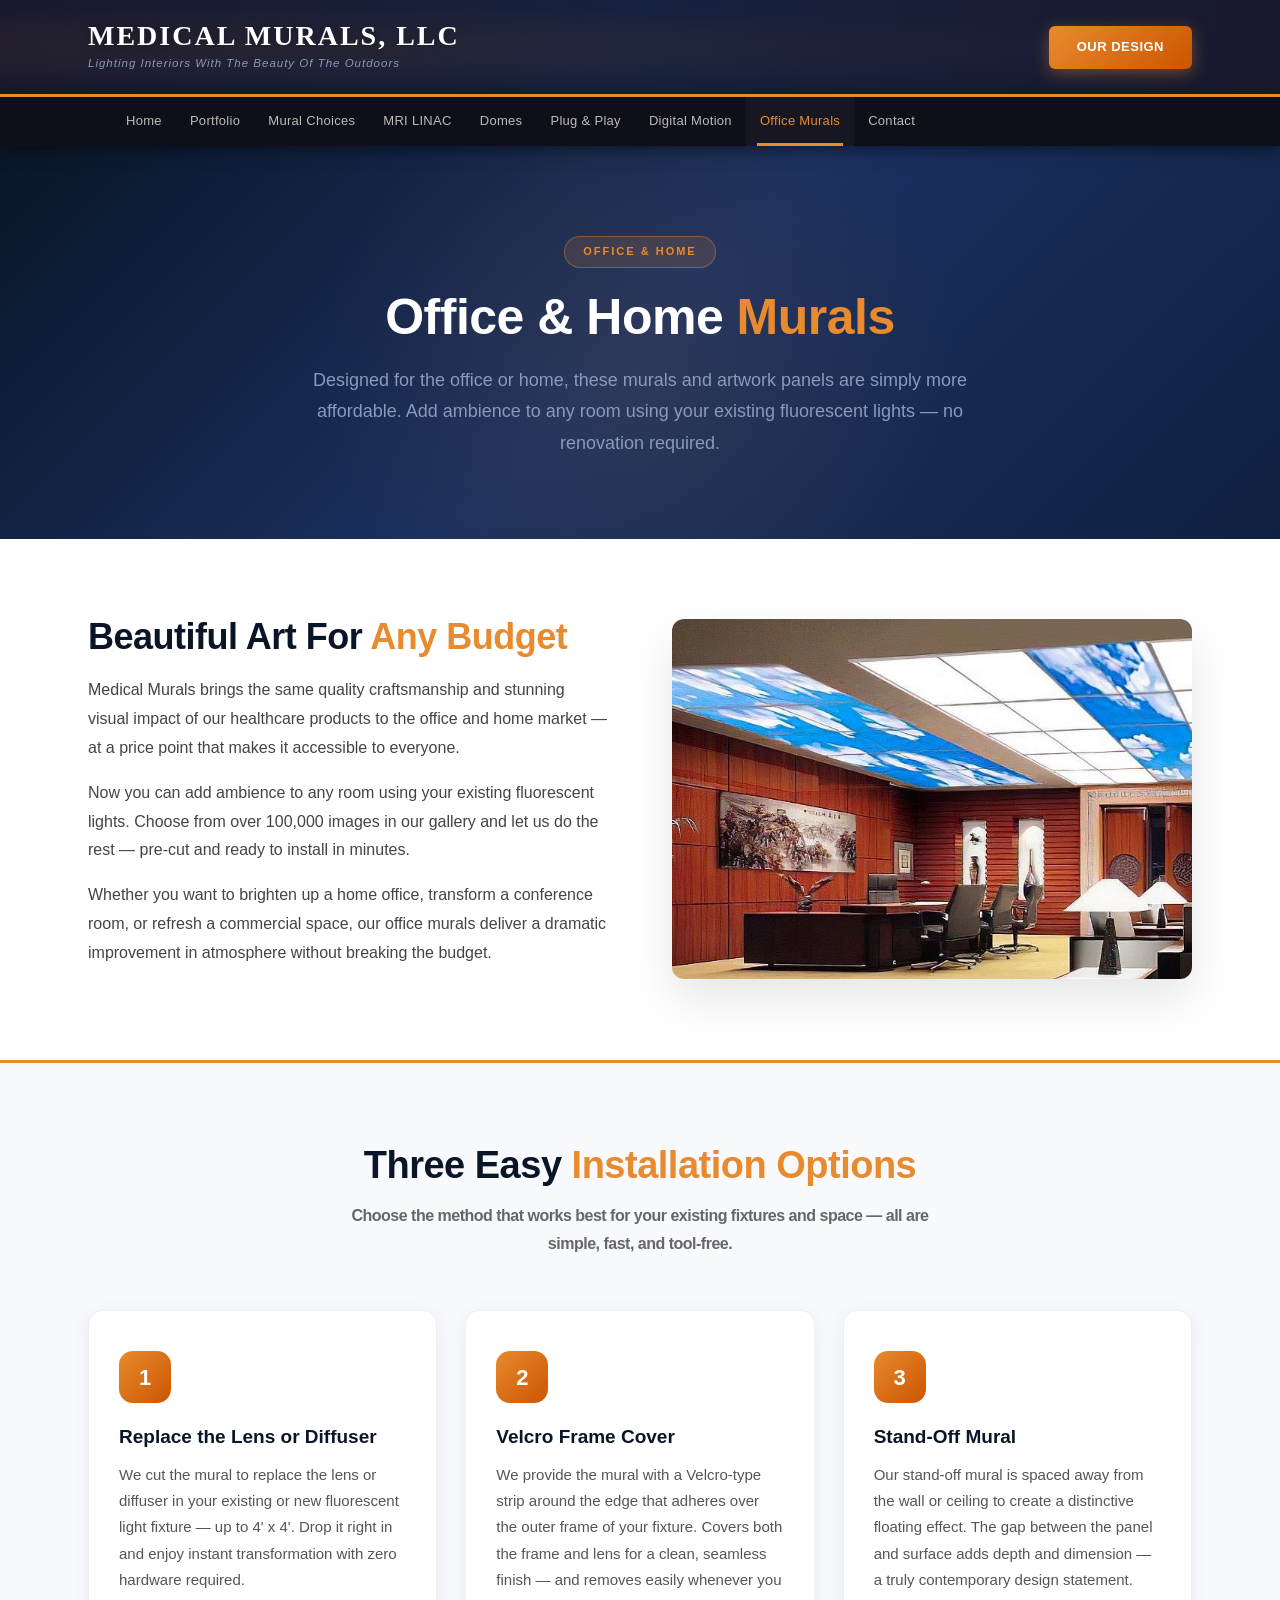
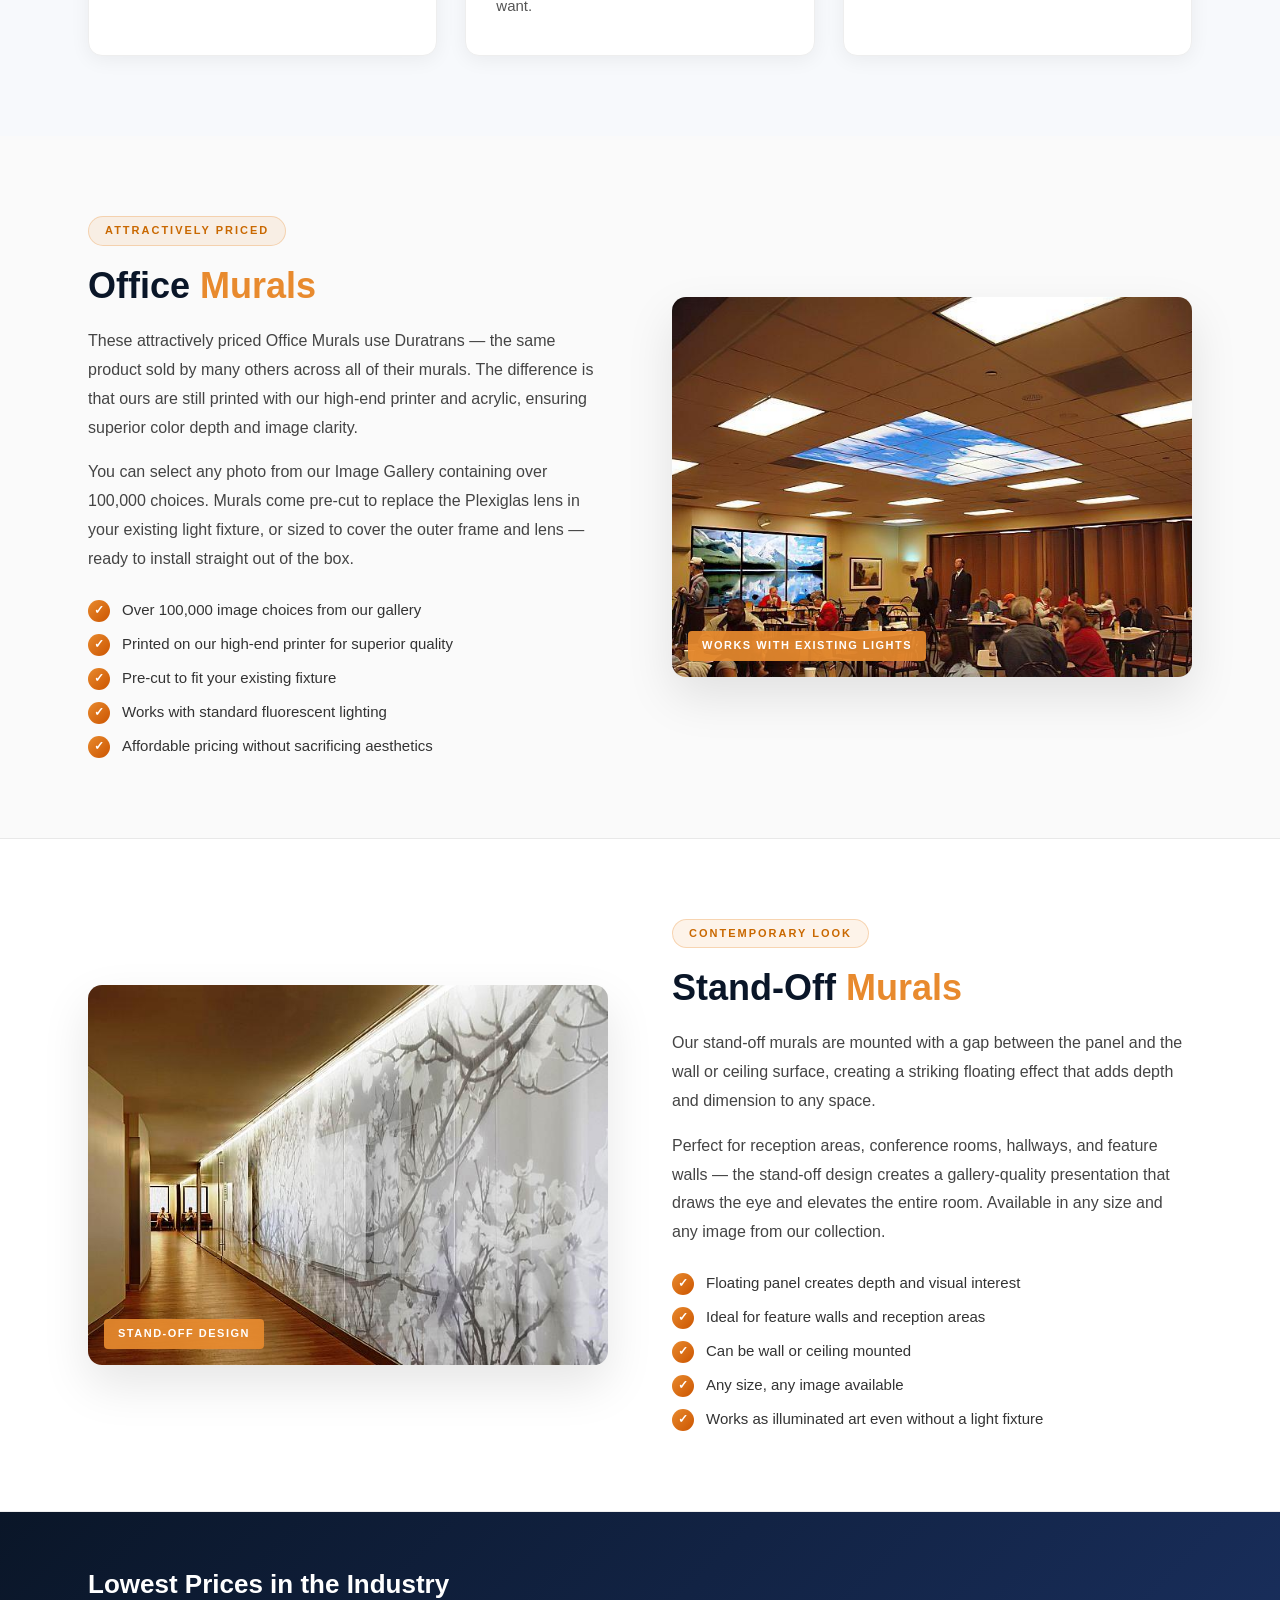
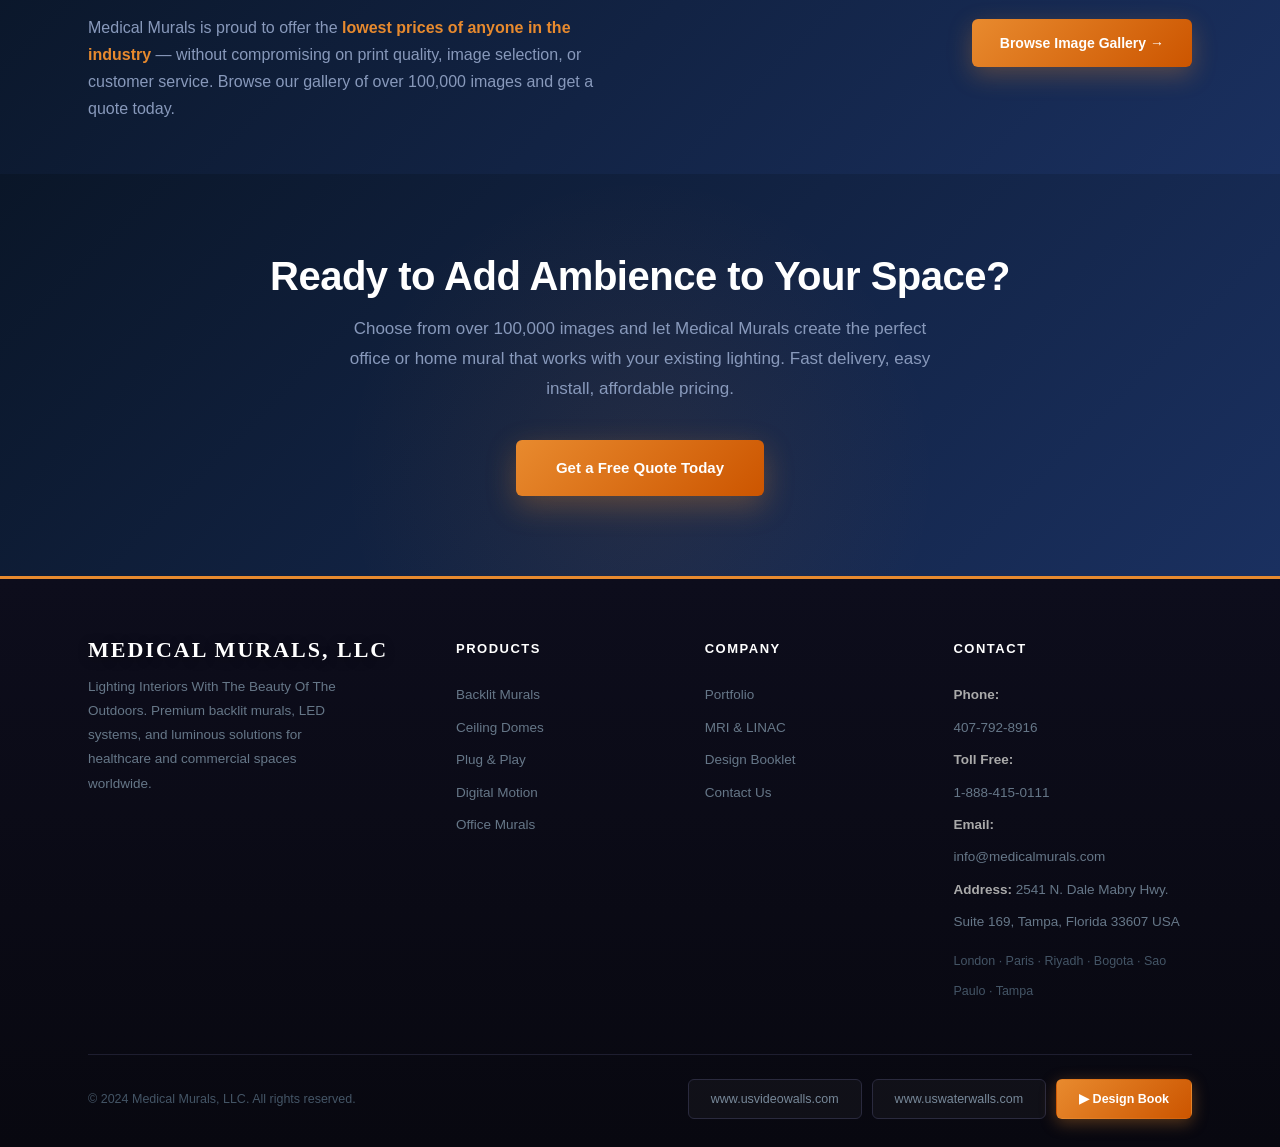
<file: pages/office-murals.html>
<!DOCTYPE html>
<html lang="en">
<head>
    <meta charset="UTF-8">
    <meta name="viewport" content="width=device-width, initial-scale=1.0">
    <title>Office Murals — Medical Murals, LLC</title>
    <link rel="stylesheet" href="../css/style.css">
    <style>

        /* ===== PAGE HERO ===== */
        .page-hero {
            background: linear-gradient(135deg, #0a1628 0%, #1a3060 50%, #0f2040 100%);
            padding: 90px 0 80px;
            text-align: center;
            position: relative;
            overflow: hidden;
        }

        .page-hero::before {
            content: '';
            position: absolute;
            top: -120px; left: 50%;
            transform: translateX(-50%);
            width: 700px; height: 700px;
            border-radius: 50%;
            background: radial-gradient(circle, rgba(232,138,46,0.1) 0%, transparent 65%);
            pointer-events: none;
        }

        .page-hero .container { position: relative; z-index: 1; }

        .page-hero .badge {
            display: inline-block;
            background: rgba(232,138,46,0.15);
            border: 1px solid rgba(232,138,46,0.4);
            color: #e88a2e;
            font-size: 11px;
            font-weight: 700;
            text-transform: uppercase;
            letter-spacing: 2px;
            padding: 6px 18px;
            border-radius: 30px;
            margin-bottom: 22px;
        }

        .page-hero h1 {
            font-size: 50px;
            font-weight: 900;
            color: #fff;
            letter-spacing: -0.5px;
            line-height: 1.1;
            margin-bottom: 20px;
        }

        .page-hero h1 span { color: #e88a2e; }

        .page-hero p {
            font-size: 18px;
            color: #8899bb;
            max-width: 660px;
            margin: 0 auto;
            line-height: 1.75;
        }

        /* ===== INTRO ===== */
        .intro-section {
            background: #fff;
            padding: 76px 0;
            border-bottom: 3px solid #e88a2e;
        }

        .intro-section .container {
            display: grid;
            grid-template-columns: 1fr 1fr;
            gap: 64px;
            align-items: center;
        }

        .intro-text h2 {
            font-size: 36px;
            font-weight: 900;
            color: #0a1628;
            margin-bottom: 18px;
            line-height: 1.2;
        }

        .intro-text h2 span { color: #e88a2e; }

        .intro-text p {
            font-size: 16px;
            color: #444;
            line-height: 1.8;
            margin-bottom: 16px;
        }

        .intro-img {
            border-radius: 12px;
            overflow: hidden;
            box-shadow: 0 20px 48px rgba(0,0,0,0.1);
        }

        .intro-img img {
            width: 100%;
            height: 360px;
            object-fit: cover;
            display: block;
        }

        /* ===== OPTIONS SECTION ===== */
        .options-section {
            background: #f7f9fc;
            padding: 80px 0;
        }

        .options-section .section-title {
            text-align: center;
            margin-bottom: 52px;
        }

        .options-section .section-title h2 {
            font-size: 38px;
            font-weight: 900;
            color: #0a1628;
            margin-bottom: 14px;
        }

        .options-section .section-title h2 span { color: #e88a2e; }

        .options-section .section-title p {
            font-size: 16px;
            color: #666;
            max-width: 580px;
            margin: 0 auto;
            line-height: 1.75;
        }

        .options-grid {
            display: grid;
            grid-template-columns: repeat(3, 1fr);
            gap: 28px;
        }

        .option-card {
            background: #fff;
            border-radius: 14px;
            padding: 40px 30px 36px;
            box-shadow: 0 4px 20px rgba(0,0,0,0.06);
            border: 1px solid #eee;
            transition: transform 0.3s ease, box-shadow 0.3s ease;
            position: relative;
        }

        .option-card:hover {
            transform: translateY(-6px);
            box-shadow: 0 18px 44px rgba(0,0,0,0.1);
        }

        .option-number {
            width: 52px;
            height: 52px;
            background: linear-gradient(135deg, #e88a2e 0%, #cc5500 100%);
            border-radius: 14px;
            display: flex;
            align-items: center;
            justify-content: center;
            font-size: 22px;
            font-weight: 900;
            color: #fff;
            margin-bottom: 22px;
        }

        .option-card h3 {
            font-size: 19px;
            font-weight: 800;
            color: #0a1628;
            margin-bottom: 12px;
            line-height: 1.3;
        }

        .option-card p {
            font-size: 15px;
            color: #555;
            line-height: 1.75;
        }

        /* ===== PRODUCT SECTIONS ===== */
        .product-section {
            padding: 80px 0;
            border-bottom: 1px solid rgba(0,0,0,0.07);
        }

        .product-section:nth-child(even) { background: #fafafa; }
        .product-section:nth-child(odd)  { background: #fff; }

        .product-section .container {
            display: grid;
            grid-template-columns: 1fr 1fr;
            gap: 64px;
            align-items: center;
        }

        .product-section.reverse .product-text { order: 2; }
        .product-section.reverse .product-img  { order: 1; }

        .product-img {
            position: relative;
            border-radius: 14px;
            overflow: hidden;
            box-shadow: 0 20px 48px rgba(0,0,0,0.1);
        }

        .product-img img {
            width: 100%;
            height: 380px;
            object-fit: cover;
            display: block;
        }

        .product-img-badge {
            position: absolute;
            bottom: 16px;
            left: 16px;
            background: rgba(232,138,46,0.92);
            color: #fff;
            font-size: 11px;
            font-weight: 700;
            letter-spacing: 1.5px;
            text-transform: uppercase;
            padding: 6px 14px;
            border-radius: 4px;
        }

        .product-text .section-badge {
            display: inline-block;
            background: rgba(232,138,46,0.1);
            border: 1px solid rgba(232,138,46,0.3);
            color: #c96800;
            font-size: 11px;
            font-weight: 700;
            text-transform: uppercase;
            letter-spacing: 2px;
            padding: 5px 16px;
            border-radius: 20px;
            margin-bottom: 18px;
        }

        .product-text h2 {
            font-size: 36px;
            font-weight: 900;
            color: #0a1628;
            line-height: 1.2;
            margin-bottom: 20px;
        }

        .product-text h2 span { color: #e88a2e; }

        .product-text p {
            font-size: 16px;
            color: #444;
            line-height: 1.8;
            margin-bottom: 16px;
        }

        .product-text p:last-of-type { margin-bottom: 0; }

        .check-list {
            list-style: none;
            padding: 0;
            margin: 24px 0 0;
            display: flex;
            flex-direction: column;
            gap: 10px;
        }

        .check-list li {
            display: flex;
            align-items: flex-start;
            gap: 12px;
            font-size: 15px;
            color: #333;
            line-height: 1.6;
        }

        .check-list li::before {
            content: '✓';
            width: 22px;
            height: 22px;
            background: linear-gradient(135deg, #e88a2e 0%, #cc5500 100%);
            color: #fff;
            font-size: 12px;
            font-weight: 700;
            border-radius: 50%;
            display: flex;
            align-items: center;
            justify-content: center;
            flex-shrink: 0;
            margin-top: 2px;
        }

        /* ===== PRICE CALLOUT ===== */
        .price-callout {
            background: linear-gradient(135deg, #0a1628 0%, #1a3060 100%);
            padding: 52px 0;
        }

        .price-callout .container {
            display: flex;
            align-items: center;
            justify-content: space-between;
            gap: 40px;
            flex-wrap: wrap;
        }

        .price-text h3 {
            font-size: 26px;
            font-weight: 900;
            color: #fff;
            margin-bottom: 8px;
        }

        .price-text p {
            font-size: 16px;
            color: #8899bb;
            max-width: 520px;
            line-height: 1.7;
        }

        .price-text p strong {
            color: #e88a2e;
        }

        .price-link {
            display: inline-block;
            background: linear-gradient(135deg, #e88a2e 0%, #cc5500 100%);
            color: #fff;
            font-size: 14px;
            font-weight: 700;
            padding: 13px 28px;
            border-radius: 6px;
            text-decoration: none;
            flex-shrink: 0;
            transition: all 0.3s ease;
            box-shadow: 0 8px 24px rgba(232,138,46,0.3);
        }

        .price-link:hover {
            transform: translateY(-3px);
            box-shadow: 0 14px 36px rgba(232,138,46,0.4);
        }

        /* ===== CTA ===== */
        .cta-section {
            background: linear-gradient(135deg, #0a1628 0%, #1a3060 100%);
            padding: 80px 0;
            text-align: center;
            position: relative;
            overflow: hidden;
        }

        .cta-section::before {
            content: '';
            position: absolute;
            top: 0; left: 50%;
            transform: translateX(-50%);
            width: 600px; height: 600px;
            border-radius: 50%;
            background: radial-gradient(circle, rgba(232,138,46,0.08) 0%, transparent 70%);
            pointer-events: none;
        }

        .cta-section .container { position: relative; z-index: 1; }

        .cta-section h2 {
            font-size: 40px;
            font-weight: 900;
            color: #fff;
            margin-bottom: 16px;
        }

        .cta-section p {
            font-size: 17px;
            color: #8899bb;
            margin-bottom: 36px;
            max-width: 600px;
            margin-left: auto;
            margin-right: auto;
            line-height: 1.75;
        }

        .cta-btn {
            display: inline-block;
            background: linear-gradient(135deg, #e88a2e 0%, #cc5500 100%);
            color: #fff;
            font-size: 15px;
            font-weight: 700;
            padding: 16px 40px;
            border-radius: 6px;
            text-decoration: none;
            transition: all 0.3s ease;
            box-shadow: 0 10px 30px rgba(232,138,46,0.3);
        }

        .cta-btn:hover {
            transform: translateY(-3px);
            box-shadow: 0 15px 40px rgba(232,138,46,0.4);
        }

        /* ===== RESPONSIVE ===== */
        @media (max-width: 1024px) {
            .intro-section .container,
            .product-section .container {
                grid-template-columns: 1fr;
                gap: 40px;
            }

            .product-section.reverse .product-text,
            .product-section.reverse .product-img {
                order: initial;
            }

            .options-grid { grid-template-columns: 1fr; gap: 20px; }
            .intro-text h2, .product-text h2 { font-size: 30px; }
            .page-hero h1 { font-size: 38px; }

            .price-callout .container {
                flex-direction: column;
                align-items: flex-start;
            }
        }

        @media (max-width: 768px) {
            .product-section { padding: 52px 0; }
            .intro-text h2, .product-text h2 { font-size: 26px; }
            .page-hero h1 { font-size: 30px; }
            .page-hero p { font-size: 15px; }
            .cta-section h2 { font-size: 28px; }
            .product-img img { height: 260px; }
            .intro-img img { height: 260px; }
        }

    </style>
</head>
<body>

    <!-- ===== HEADER ===== -->
    <header class="site-header">
        <div class="header-inner">
            <div class="header-brand">
                <a href="../index.html" class="logo">MEDICAL MURALS, LLC</a>
                <span class="header-tagline">Lighting Interiors With The Beauty Of The Outdoors</span>
            </div>
            <a href="http://anyflip.com/pyws/mabe/" target="_blank" class="header-design-btn">Our Design</a>
        </div>
    </header>

    <!-- ===== NAVIGATION ===== -->
    <nav class="main-nav">
        <div class="nav-inner">
        <button class="nav-toggle" id="navToggle" aria-label="Toggle menu">
            <span></span>
            <span></span>
            <span></span>
        </button>
        <ul id="navMenu">
            <li><a href="../index.html">Home</a></li>
            <li><a href="portfolio.html">Portfolio</a></li>
            <li><a href="mural-choices.html">Mural Choices</a></li>
            <li><a href="mri-linac.html">MRI LINAC</a></li>
            <li><a href="domes.html">Domes</a></li>
            <li><a href="plug-play.html">Plug &amp; Play</a></li>
            <li><a href="digital-motion.html">Digital Motion</a></li>
            <li><a href="office-murals.html" class="active">Office Murals</a></li>
            <li><a href="contact.html">Contact</a></li>
        </ul>
        </div>
    </nav>

    <!-- ===== PAGE HERO ===== -->
    <section class="page-hero">
        <div class="container">
            <div class="badge">Office &amp; Home</div>
            <h1>Office &amp; Home <span>Murals</span></h1>
            <p>
                Designed for the office or home, these murals and artwork panels are simply more affordable.
                Add ambience to any room using your existing fluorescent lights — no renovation required.
            </p>
        </div>
    </section>

    <!-- ===== INTRO ===== -->
    <section class="intro-section">
        <div class="container">
            <div class="intro-text reveal">
                <h2>Beautiful Art For <span>Any Budget</span></h2>
                <p>
                    Medical Murals brings the same quality craftsmanship and stunning visual impact of our healthcare
                    products to the office and home market — at a price point that makes it accessible to everyone.
                </p>
                <p>
                    Now you can add ambience to any room using your existing fluorescent lights.
                    Choose from over 100,000 images in our gallery and let us do the rest —
                    pre-cut and ready to install in minutes.
                </p>
                <p>
                    Whether you want to brighten up a home office, transform a conference room, or refresh a commercial space,
                    our office murals deliver a dramatic improvement in atmosphere without breaking the budget.
                </p>
            </div>
            <div class="intro-img reveal">
                <img src="../images/Hotel.jpg" alt="Office Mural Installation">
            </div>
        </div>
    </section>

    <!-- ===== THREE OPTIONS ===== -->
    <section class="options-section">
        <div class="container">
            <div class="section-title reveal">
                <h2>Three Easy <span>Installation Options</span></h2>
                <p>Choose the method that works best for your existing fixtures and space — all are simple, fast, and tool-free.</p>
            </div>
            <div class="options-grid">
                <div class="option-card reveal">
                    <div class="option-number">1</div>
                    <h3>Replace the Lens or Diffuser</h3>
                    <p>
                        We cut the mural to replace the lens or diffuser in your existing or new fluorescent light fixture —
                        up to 4' x 4'. Drop it right in and enjoy instant transformation with zero hardware required.
                    </p>
                </div>
                <div class="option-card reveal">
                    <div class="option-number">2</div>
                    <h3>Velcro Frame Cover</h3>
                    <p>
                        We provide the mural with a Velcro-type strip around the edge that adheres over the outer frame of your
                        fixture. Covers both the frame and lens for a clean, seamless finish — and removes easily whenever you want.
                    </p>
                </div>
                <div class="option-card reveal">
                    <div class="option-number">3</div>
                    <h3>Stand-Off Mural</h3>
                    <p>
                        Our stand-off mural is spaced away from the wall or ceiling to create a distinctive floating effect.
                        The gap between the panel and surface adds depth and dimension — a truly contemporary design statement.
                    </p>
                </div>
            </div>
        </div>
    </section>

    <!-- ===== OFFICE MURAL PRODUCT ===== -->
    <section class="product-section">
        <div class="container">
            <div class="product-text reveal">
                <span class="section-badge">Attractively Priced</span>
                <h2>Office <span>Murals</span></h2>
                <p>
                    These attractively priced Office Murals use Duratrans — the same product sold by many others across
                    all of their murals. The difference is that ours are still printed with our high-end printer
                    and acrylic, ensuring superior color depth and image clarity.
                </p>
                <p>
                    You can select any photo from our Image Gallery containing over 100,000 choices.
                    Murals come pre-cut to replace the Plexiglas lens in your existing light fixture,
                    or sized to cover the outer frame and lens — ready to install straight out of the box.
                </p>
                <ul class="check-list">
                    <li>Over 100,000 image choices from our gallery</li>
                    <li>Printed on our high-end printer for superior quality</li>
                    <li>Pre-cut to fit your existing fixture</li>
                    <li>Works with standard fluorescent lighting</li>
                    <li>Affordable pricing without sacrificing aesthetics</li>
                </ul>
            </div>
            <div class="product-img reveal" style="position:relative;">
                <img src="../images/Hotel2.jpg" alt="Office Mural">
                <span class="product-img-badge">Works With Existing Lights</span>
            </div>
        </div>
    </section>

    <!-- ===== STAND-OFF MURAL ===== -->
    <section class="product-section reverse">
        <div class="container">
            <div class="product-text reveal">
                <span class="section-badge">Contemporary Look</span>
                <h2>Stand-Off <span>Murals</span></h2>
                <p>
                    Our stand-off murals are mounted with a gap between the panel and the wall or ceiling surface,
                    creating a striking floating effect that adds depth and dimension to any space.
                </p>
                <p>
                    Perfect for reception areas, conference rooms, hallways, and feature walls — the stand-off design
                    creates a gallery-quality presentation that draws the eye and elevates the entire room.
                    Available in any size and any image from our collection.
                </p>
                <ul class="check-list">
                    <li>Floating panel creates depth and visual interest</li>
                    <li>Ideal for feature walls and reception areas</li>
                    <li>Can be wall or ceiling mounted</li>
                    <li>Any size, any image available</li>
                    <li>Works as illuminated art even without a light fixture</li>
                </ul>
            </div>
            <div class="product-img reveal" style="position:relative;">
                <img src="../images/26.jpg" alt="Stand-Off Mural">
                <span class="product-img-badge">Stand-Off Design</span>
            </div>
        </div>
    </section>

    <!-- ===== PRICE CALLOUT ===== -->
    <div class="price-callout">
        <div class="container">
            <div class="price-text">
                <h3>Lowest Prices in the Industry</h3>
                <p>
                    Medical Murals is proud to offer the <strong>lowest prices of anyone in the industry</strong> —
                    without compromising on print quality, image selection, or customer service.
                    Browse our gallery of over 100,000 images and get a quote today.
                </p>
            </div>
            <a href="mural-choices.html" class="price-link">Browse Image Gallery &rarr;</a>
        </div>
    </div>

    <!-- ===== CTA ===== -->
    <section class="cta-section">
        <div class="container">
            <h2>Ready to Add Ambience to Your Space?</h2>
            <p>
                Choose from over 100,000 images and let Medical Murals create the perfect office or home mural
                that works with your existing lighting. Fast delivery, easy install, affordable pricing.
            </p>
            <a href="contact.html" class="cta-btn">Get a Free Quote Today</a>
        </div>
    </section>

    <!-- ===== FOOTER ===== -->
    <footer class="site-footer">
        <div class="footer-inner">
            <div class="footer-top">
                <div class="footer-brand">
                    <a href="../index.html" class="logo">MEDICAL MURALS, LLC</a>
                    <p>Lighting Interiors With The Beauty Of The Outdoors. Premium backlit murals, LED systems, and luminous solutions for healthcare and commercial spaces worldwide.</p>
                </div>
                <div class="footer-col">
                    <h4>Products</h4>
                    <a href="mural-choices.html">Backlit Murals</a>
                    <a href="domes.html">Ceiling Domes</a>
                    <a href="plug-play.html">Plug &amp; Play</a>
                    <a href="digital-motion.html">Digital Motion</a>
                    <a href="office-murals.html">Office Murals</a>
                </div>
                <div class="footer-col">
                    <h4>Company</h4>
                    <a href="portfolio.html">Portfolio</a>
                    <a href="mri-linac.html">MRI &amp; LINAC</a>
                    <a href="http://anyflip.com/pyws/mabe/" target="_blank">Design Booklet</a>
                    <a href="contact.html">Contact Us</a>
                </div>
                <div class="footer-col footer-contact">
                    <h4>Contact</h4>
                    <p><strong>Phone:</strong> <a href="tel:4077928916">407-792-8916</a></p>
                    <p><strong>Toll Free:</strong> <a href="tel:18884150111">1-888-415-0111</a></p>
                    <p><strong>Email:</strong> <a href="mailto:info@medicalmurals.com">info@medicalmurals.com</a></p>
                    <p><strong>Address:</strong> 2541 N. Dale Mabry Hwy. Suite 169, Tampa, Florida 33607 USA</p>
                    <p style="margin-top:8px; color:#445566; font-size:12.5px;">London &middot; Paris &middot; Riyadh &middot; Bogota &middot; Sao Paulo &middot; Tampa</p>
                </div>
            </div>
            <hr class="footer-divider">
            <div class="footer-bottom">
                <div class="footer-copyright">
                    &copy; 2024 Medical Murals, LLC. All rights reserved.
                </div>
                <div class="footer-btn-group">
                    <a href="https://www.usvideowalls.com" target="_blank" class="footer-btn">www.usvideowalls.com</a>
                    <a href="https://www.uswaterwalls.com" target="_blank" class="footer-btn">www.uswaterwalls.com</a>
                    <a href="http://anyflip.com/pyws/mabe/" target="_blank" class="footer-btn footer-btn-highlight">&#9654; Design Book</a>
                </div>
            </div>
        </div>
    </footer>

    <script src="../js/main.js"></script>
</body>
</html>
</file>
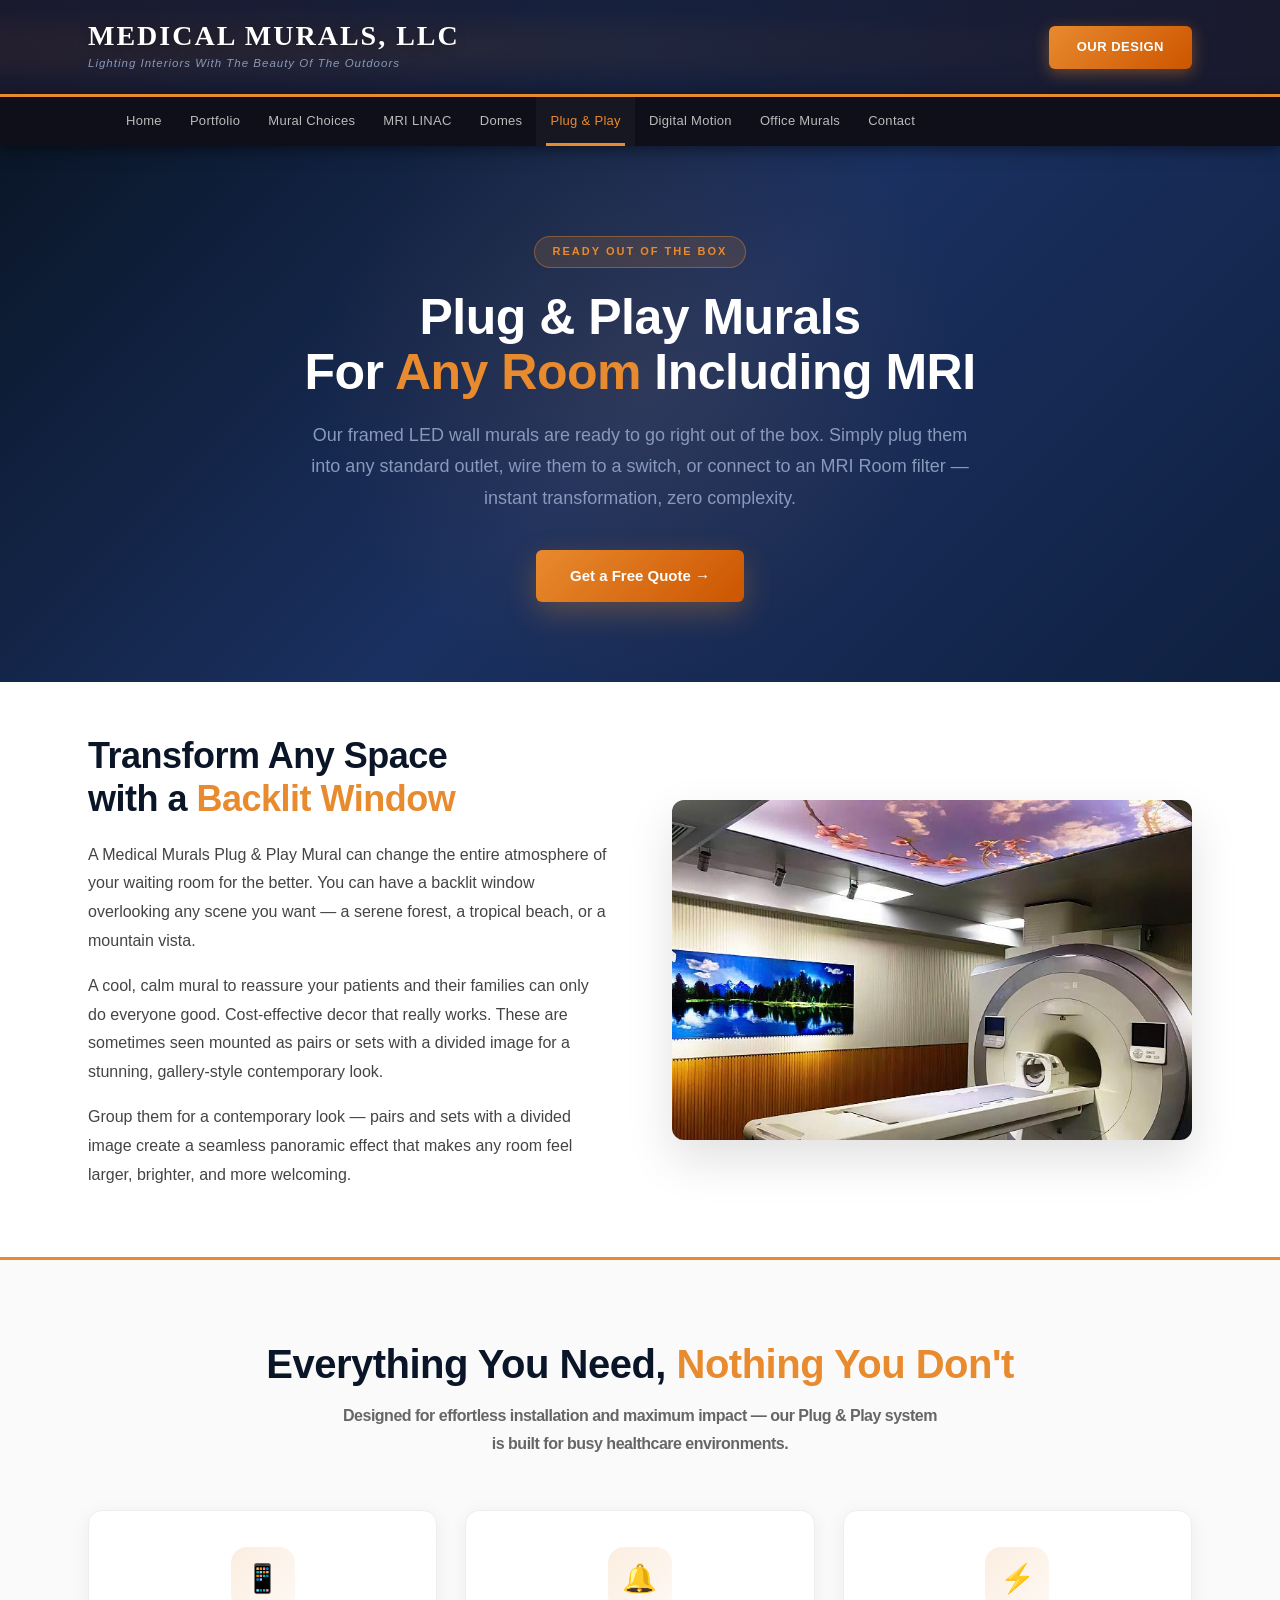
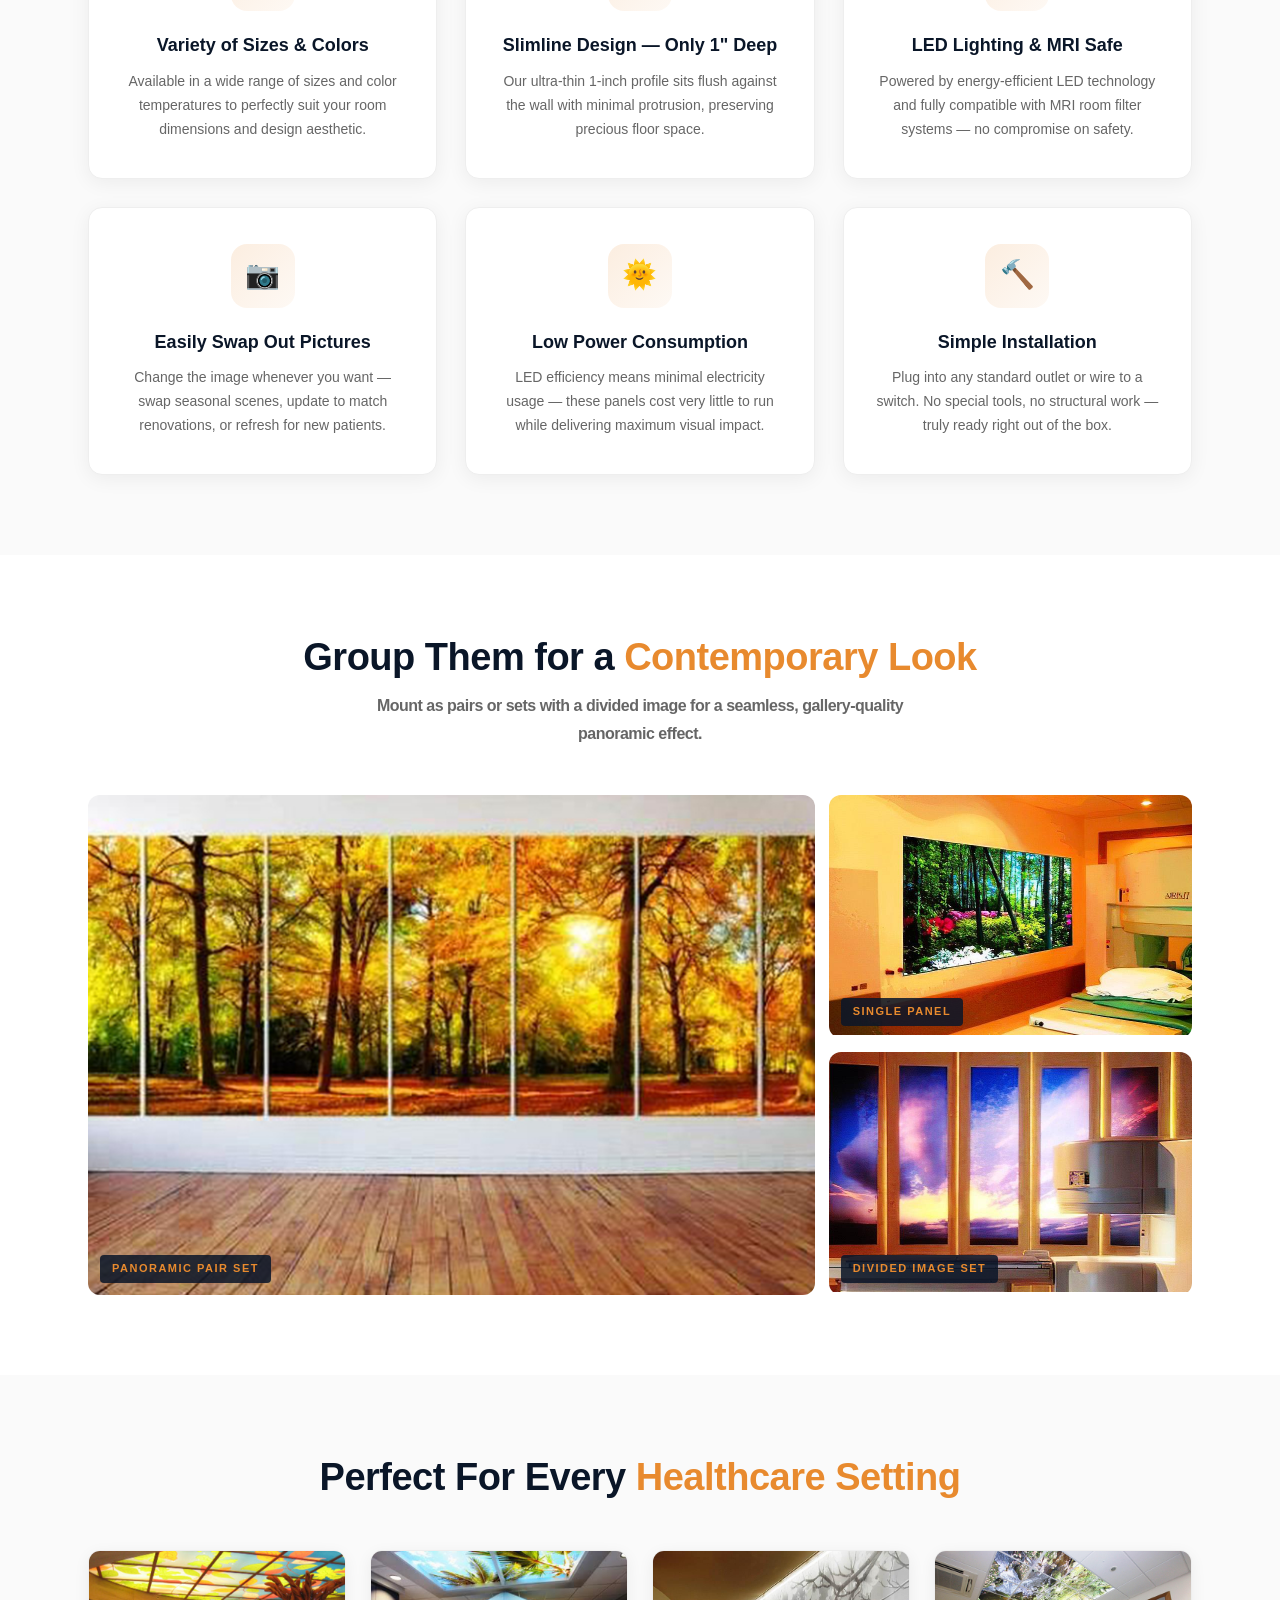
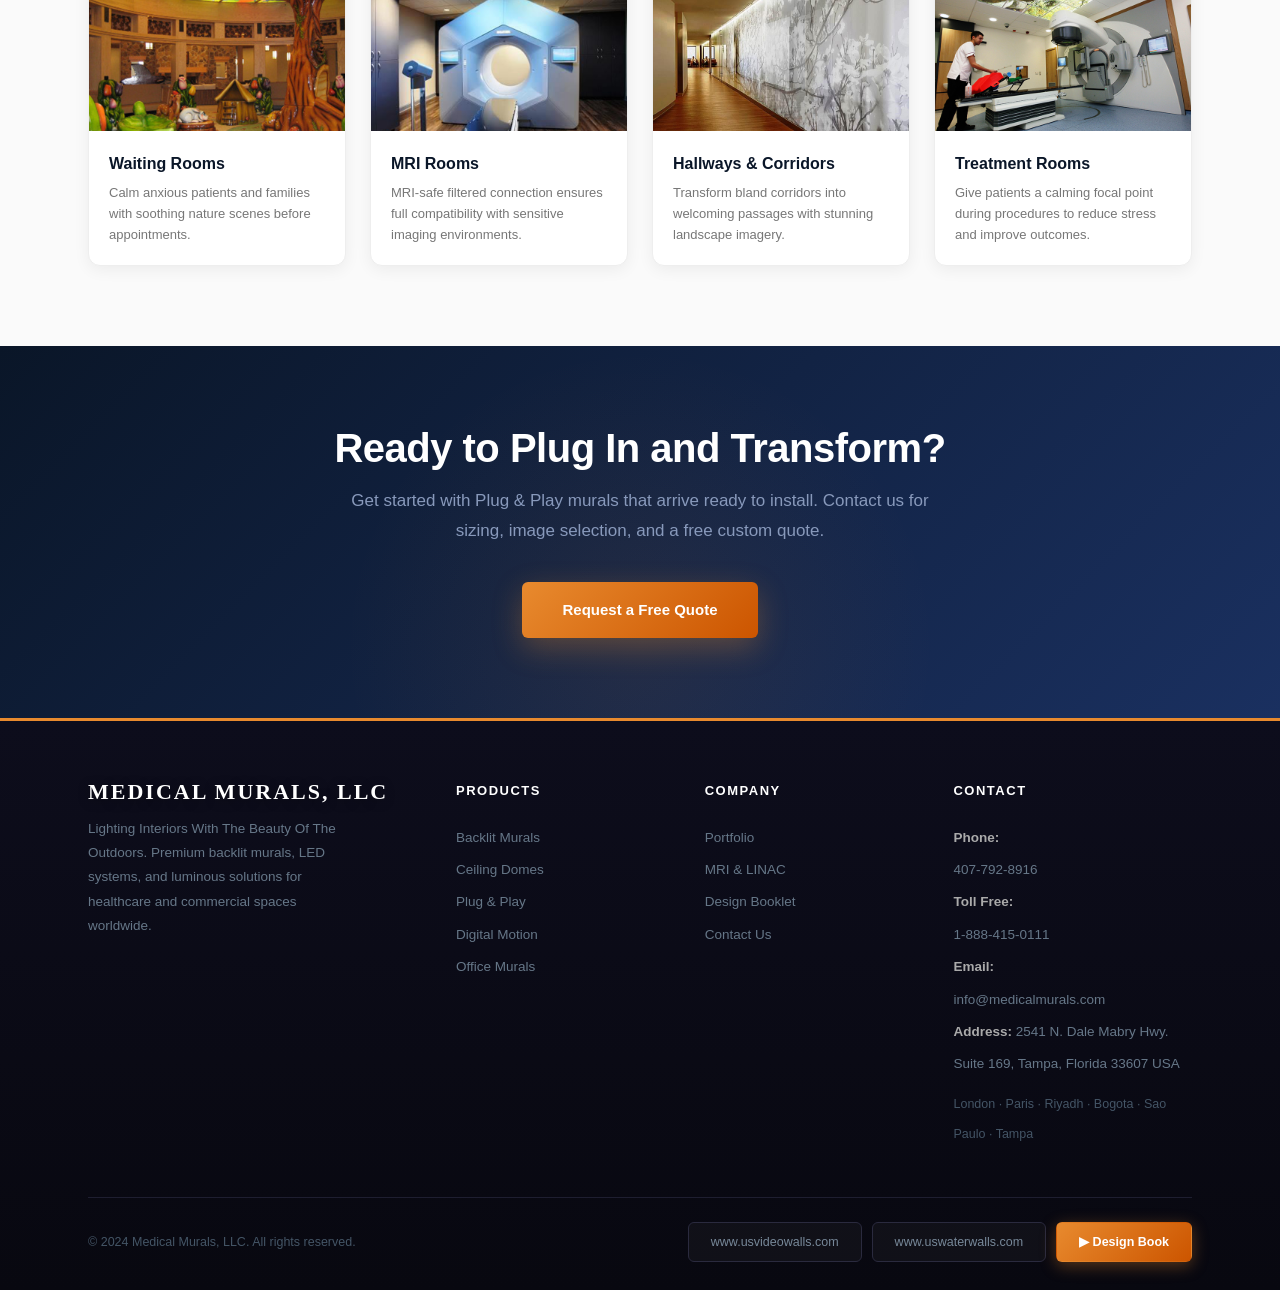
<file: pages/plug-play.html>
<!DOCTYPE html>
<html lang="en">
<head>
    <meta charset="UTF-8">
    <meta name="viewport" content="width=device-width, initial-scale=1.0">
    <title>Plug &amp; Play Murals — Medical Murals, LLC</title>
    <link rel="stylesheet" href="../css/style.css">
    <style>

        /* ===== PAGE HERO ===== */
        .page-hero {
            background: linear-gradient(135deg, #0a1628 0%, #1a3060 50%, #0f2040 100%);
            padding: 90px 0 80px;
            text-align: center;
            position: relative;
            overflow: hidden;
        }

        .page-hero::before {
            content: '';
            position: absolute;
            top: -120px; left: 50%;
            transform: translateX(-50%);
            width: 700px; height: 700px;
            border-radius: 50%;
            background: radial-gradient(circle, rgba(232,138,46,0.1) 0%, transparent 65%);
            pointer-events: none;
        }

        .page-hero .container { position: relative; z-index: 1; }

        .page-hero .badge {
            display: inline-block;
            background: rgba(232,138,46,0.15);
            border: 1px solid rgba(232,138,46,0.4);
            color: #e88a2e;
            font-size: 11px;
            font-weight: 700;
            text-transform: uppercase;
            letter-spacing: 2px;
            padding: 6px 18px;
            border-radius: 30px;
            margin-bottom: 22px;
        }

        .page-hero h1 {
            font-size: 50px;
            font-weight: 900;
            color: #fff;
            letter-spacing: -0.5px;
            line-height: 1.1;
            margin-bottom: 20px;
        }

        .page-hero h1 span { color: #e88a2e; }

        .page-hero p {
            font-size: 18px;
            color: #8899bb;
            max-width: 680px;
            margin: 0 auto 36px;
            line-height: 1.75;
        }

        .hero-cta {
            display: inline-flex;
            align-items: center;
            gap: 10px;
            background: linear-gradient(135deg, #e88a2e 0%, #cc5500 100%);
            color: #fff;
            font-size: 15px;
            font-weight: 700;
            padding: 14px 34px;
            border-radius: 6px;
            text-decoration: none;
            transition: all 0.3s ease;
            box-shadow: 0 10px 30px rgba(232,138,46,0.3);
        }

        .hero-cta:hover {
            transform: translateY(-3px);
            box-shadow: 0 16px 40px rgba(232,138,46,0.4);
        }

        /* ===== INTRO STRIP ===== */
        .intro-strip {
            background: #fff;
            border-bottom: 3px solid #e88a2e;
            padding: 52px 0;
        }

        .intro-strip .container {
            display: grid;
            grid-template-columns: 1fr 1fr;
            gap: 64px;
            align-items: center;
        }

        .intro-text h2 {
            font-size: 36px;
            font-weight: 900;
            color: #0a1628;
            margin-bottom: 20px;
            line-height: 1.2;
        }

        .intro-text h2 span { color: #e88a2e; }

        .intro-text p {
            font-size: 16px;
            color: #444;
            line-height: 1.8;
            margin-bottom: 16px;
        }

        .intro-img {
            position: relative;
            border-radius: 12px;
            overflow: hidden;
            box-shadow: 0 20px 48px rgba(0,0,0,0.12);
        }

        .intro-img img {
            width: 100%;
            height: 340px;
            object-fit: cover;
            display: block;
        }

        /* ===== FEATURES SECTION ===== */
        .features-section {
            background: #fafafa;
            padding: 80px 0;
        }

        .features-section .section-title {
            text-align: center;
            margin-bottom: 52px;
        }

        .features-section .section-title h2 {
            font-size: 40px;
            font-weight: 900;
            color: #0a1628;
            margin-bottom: 14px;
        }

        .features-section .section-title h2 span { color: #e88a2e; }

        .features-section .section-title p {
            font-size: 16px;
            color: #666;
            max-width: 600px;
            margin: 0 auto;
            line-height: 1.75;
        }

        .features-grid {
            display: grid;
            grid-template-columns: repeat(3, 1fr);
            gap: 28px;
        }

        .feature-card {
            background: #fff;
            border-radius: 14px;
            padding: 36px 28px;
            box-shadow: 0 4px 20px rgba(0,0,0,0.06);
            border: 1px solid #eee;
            transition: transform 0.3s ease, box-shadow 0.3s ease;
            text-align: center;
        }

        .feature-card:hover {
            transform: translateY(-6px);
            box-shadow: 0 16px 40px rgba(0,0,0,0.1);
        }

        .feature-icon {
            width: 64px;
            height: 64px;
            background: linear-gradient(135deg, rgba(232,138,46,0.15) 0%, rgba(232,138,46,0.05) 100%);
            border-radius: 16px;
            display: flex;
            align-items: center;
            justify-content: center;
            font-size: 28px;
            margin: 0 auto 20px;
        }

        .feature-card h3 {
            font-size: 18px;
            font-weight: 800;
            color: #0a1628;
            margin-bottom: 10px;
        }

        .feature-card p {
            font-size: 14px;
            color: #666;
            line-height: 1.7;
        }

        /* ===== GALLERY SECTION ===== */
        .gallery-section {
            padding: 80px 0;
            background: #fff;
        }

        .gallery-section .section-title {
            text-align: center;
            margin-bottom: 48px;
        }

        .gallery-section .section-title h2 {
            font-size: 38px;
            font-weight: 900;
            color: #0a1628;
            margin-bottom: 12px;
        }

        .gallery-section .section-title h2 span { color: #e88a2e; }

        .gallery-section .section-title p {
            font-size: 16px;
            color: #666;
            max-width: 560px;
            margin: 0 auto;
            line-height: 1.7;
        }

        .gallery-layout {
            display: grid;
            grid-template-columns: 2fr 1fr;
            grid-template-rows: auto auto;
            gap: 14px;
        }

        .gallery-layout .gal-main {
            grid-row: 1 / 3;
            position: relative;
            border-radius: 12px;
            overflow: hidden;
        }

        .gallery-layout .gal-main img {
            width: 100%;
            height: 500px;
            object-fit: cover;
            display: block;
        }

        .gallery-layout .gal-side {
            position: relative;
            border-radius: 12px;
            overflow: hidden;
        }

        .gallery-layout .gal-side img {
            width: 100%;
            height: 240px;
            object-fit: cover;
            display: block;
        }

        .gal-label {
            position: absolute;
            bottom: 12px;
            left: 12px;
            background: rgba(10,22,40,0.85);
            color: #e88a2e;
            font-size: 11px;
            font-weight: 700;
            letter-spacing: 1.5px;
            text-transform: uppercase;
            padding: 5px 12px;
            border-radius: 4px;
        }

        /* ===== USE CASES ===== */
        .use-cases {
            background: #fafafa;
            padding: 80px 0;
        }

        .use-cases .section-title {
            text-align: center;
            margin-bottom: 50px;
        }

        .use-cases .section-title h2 {
            font-size: 38px;
            font-weight: 900;
            color: #0a1628;
            margin-bottom: 12px;
        }

        .use-cases .section-title h2 span { color: #e88a2e; }

        .use-cases-grid {
            display: grid;
            grid-template-columns: repeat(4, 1fr);
            gap: 24px;
        }

        .use-case-card {
            background: #fff;
            border-radius: 12px;
            overflow: hidden;
            box-shadow: 0 4px 16px rgba(0,0,0,0.06);
            border: 1px solid #eee;
            transition: transform 0.3s ease;
        }

        .use-case-card:hover { transform: translateY(-5px); }

        .use-case-card img {
            width: 100%;
            height: 180px;
            object-fit: cover;
            display: block;
        }

        .use-case-info {
            padding: 20px;
        }

        .use-case-info h4 {
            font-size: 16px;
            font-weight: 800;
            color: #0a1628;
            margin-bottom: 6px;
        }

        .use-case-info p {
            font-size: 13px;
            color: #777;
            line-height: 1.6;
        }

        /* ===== CTA ===== */
        .cta-section {
            background: linear-gradient(135deg, #0a1628 0%, #1a3060 100%);
            padding: 80px 0;
            text-align: center;
            position: relative;
            overflow: hidden;
        }

        .cta-section::before {
            content: '';
            position: absolute;
            top: 0; left: 50%;
            transform: translateX(-50%);
            width: 600px; height: 600px;
            border-radius: 50%;
            background: radial-gradient(circle, rgba(232,138,46,0.08) 0%, transparent 70%);
            pointer-events: none;
        }

        .cta-section .container { position: relative; z-index: 1; }

        .cta-section h2 {
            font-size: 40px;
            font-weight: 900;
            color: #fff;
            margin-bottom: 16px;
        }

        .cta-section p {
            font-size: 17px;
            color: #8899bb;
            margin-bottom: 36px;
            max-width: 600px;
            margin-left: auto;
            margin-right: auto;
            line-height: 1.75;
        }

        .cta-btn {
            display: inline-block;
            background: linear-gradient(135deg, #e88a2e 0%, #cc5500 100%);
            color: #fff;
            font-size: 15px;
            font-weight: 700;
            padding: 16px 40px;
            border-radius: 6px;
            text-decoration: none;
            transition: all 0.3s ease;
            box-shadow: 0 10px 30px rgba(232,138,46,0.3);
        }

        .cta-btn:hover {
            transform: translateY(-3px);
            box-shadow: 0 15px 40px rgba(232,138,46,0.4);
        }

        /* ===== RESPONSIVE ===== */
        @media (max-width: 1024px) {
            .intro-strip .container {
                grid-template-columns: 1fr;
                gap: 40px;
            }

            .features-grid {
                grid-template-columns: repeat(2, 1fr);
            }

            .use-cases-grid {
                grid-template-columns: repeat(2, 1fr);
            }

            .gallery-layout {
                grid-template-columns: 1fr;
                grid-template-rows: auto;
            }

            .gallery-layout .gal-main { grid-row: auto; }
            .gallery-layout .gal-main img { height: 320px; }

            .page-hero h1 { font-size: 38px; }
        }

        @media (max-width: 768px) {
            .features-grid { grid-template-columns: 1fr; }
            .use-cases-grid { grid-template-columns: 1fr 1fr; }
            .page-hero h1 { font-size: 30px; }
            .page-hero p { font-size: 15px; }
            .intro-text h2 { font-size: 28px; }
            .cta-section h2 { font-size: 28px; }
        }

        @media (max-width: 480px) {
            .use-cases-grid { grid-template-columns: 1fr; }
        }

    </style>
</head>
<body>

    <!-- ===== HEADER ===== -->
    <header class="site-header">
        <div class="header-inner">
            <div class="header-brand">
                <a href="../index.html" class="logo">MEDICAL MURALS, LLC</a>
                <span class="header-tagline">Lighting Interiors With The Beauty Of The Outdoors</span>
            </div>
            <a href="http://anyflip.com/pyws/mabe/" target="_blank" class="header-design-btn">Our Design</a>
        </div>
    </header>

    <!-- ===== NAVIGATION ===== -->
    <nav class="main-nav">
        <div class="nav-inner">
        <button class="nav-toggle" id="navToggle" aria-label="Toggle menu">
            <span></span>
            <span></span>
            <span></span>
        </button>
        <ul id="navMenu">
            <li><a href="../index.html">Home</a></li>
            <li><a href="portfolio.html">Portfolio</a></li>
            <li><a href="mural-choices.html">Mural Choices</a></li>
            <li><a href="mri-linac.html">MRI LINAC</a></li>
            <li><a href="domes.html">Domes</a></li>
            <li><a href="plug-play.html" class="active">Plug &amp; Play</a></li>
            <li><a href="digital-motion.html">Digital Motion</a></li>
            <li><a href="office-murals.html">Office Murals</a></li>
            <li><a href="contact.html">Contact</a></li>
        </ul>
        </div>
    </nav>

    <!-- ===== PAGE HERO ===== -->
    <section class="page-hero">
        <div class="container">
            <div class="badge">Ready Out of the Box</div>
            <h1>Plug &amp; Play Murals<br>For <span>Any Room</span> Including MRI</h1>
            <p>
                Our framed LED wall murals are ready to go right out of the box. Simply plug them into any standard outlet,
                wire them to a switch, or connect to an MRI Room filter — instant transformation, zero complexity.
            </p>
            <a href="contact.html" class="hero-cta">Get a Free Quote &rarr;</a>
        </div>
    </section>

    <!-- ===== INTRO STRIP ===== -->
    <section class="intro-strip">
        <div class="container">
            <div class="intro-text reveal">
                <h2>Transform Any Space<br>with a <span>Backlit Window</span></h2>
                <p>
                    A Medical Murals Plug &amp; Play Mural can change the entire atmosphere of your waiting room for the better.
                    You can have a backlit window overlooking any scene you want — a serene forest, a tropical beach, or a mountain vista.
                </p>
                <p>
                    A cool, calm mural to reassure your patients and their families can only do everyone good.
                    Cost-effective decor that really works. These are sometimes seen mounted as pairs or sets with a divided image
                    for a stunning, gallery-style contemporary look.
                </p>
                <p>
                    Group them for a contemporary look — pairs and sets with a divided image create a seamless panoramic effect
                    that makes any room feel larger, brighter, and more welcoming.
                </p>
            </div>
            <div class="intro-img reveal">
                <img src="../images/18.jpg" alt="Plug and Play Mural Installation">
            </div>
        </div>
    </section>

    <!-- ===== FEATURES ===== -->
    <section class="features-section">
        <div class="container">
            <div class="section-title reveal">
                <h2>Everything You Need, <span>Nothing You Don't</span></h2>
                <p>Designed for effortless installation and maximum impact — our Plug &amp; Play system is built for busy healthcare environments.</p>
            </div>
            <div class="features-grid">
                <div class="feature-card reveal">
                    <div class="feature-icon">&#128241;</div>
                    <h3>Variety of Sizes &amp; Colors</h3>
                    <p>Available in a wide range of sizes and color temperatures to perfectly suit your room dimensions and design aesthetic.</p>
                </div>
                <div class="feature-card reveal">
                    <div class="feature-icon">&#128276;</div>
                    <h3>Slimline Design — Only 1" Deep</h3>
                    <p>Our ultra-thin 1-inch profile sits flush against the wall with minimal protrusion, preserving precious floor space.</p>
                </div>
                <div class="feature-card reveal">
                    <div class="feature-icon">&#9889;</div>
                    <h3>LED Lighting &amp; MRI Safe</h3>
                    <p>Powered by energy-efficient LED technology and fully compatible with MRI room filter systems — no compromise on safety.</p>
                </div>
                <div class="feature-card reveal">
                    <div class="feature-icon">&#128247;</div>
                    <h3>Easily Swap Out Pictures</h3>
                    <p>Change the image whenever you want — swap seasonal scenes, update to match renovations, or refresh for new patients.</p>
                </div>
                <div class="feature-card reveal">
                    <div class="feature-icon">&#127774;</div>
                    <h3>Low Power Consumption</h3>
                    <p>LED efficiency means minimal electricity usage — these panels cost very little to run while delivering maximum visual impact.</p>
                </div>
                <div class="feature-card reveal">
                    <div class="feature-icon">&#128296;</div>
                    <h3>Simple Installation</h3>
                    <p>Plug into any standard outlet or wire to a switch. No special tools, no structural work — truly ready right out of the box.</p>
                </div>
            </div>
        </div>
    </section>

    <!-- ===== GALLERY ===== -->
    <section class="gallery-section">
        <div class="container">
            <div class="section-title reveal">
                <h2>Group Them for a <span>Contemporary Look</span></h2>
                <p>Mount as pairs or sets with a divided image for a seamless, gallery-quality panoramic effect.</p>
            </div>
            <div class="gallery-layout">
                <div class="gal-main">
                    <img src="../images/82.jpg" alt="Panoramic Mural Display">
                    <span class="gal-label">Panoramic Pair Set</span>
                </div>
                <div class="gal-side">
                    <img src="../images/7.jpg" alt="Single Panel Install">
                    <span class="gal-label">Single Panel</span>
                </div>
                <div class="gal-side">
                    <img src="../images/14.jpg" alt="Divided Image Set">
                    <span class="gal-label">Divided Image Set</span>
                </div>
            </div>
        </div>
    </section>

    <!-- ===== USE CASES ===== -->
    <section class="use-cases">
        <div class="container">
            <div class="section-title reveal">
                <h2>Perfect For Every <span>Healthcare Setting</span></h2>
            </div>
            <div class="use-cases-grid">
                <div class="use-case-card reveal">
                    <img src="../images/disney.jpg" alt="Waiting Room">
                    <div class="use-case-info">
                        <h4>Waiting Rooms</h4>
                        <p>Calm anxious patients and families with soothing nature scenes before appointments.</p>
                    </div>
                </div>
                <div class="use-case-card reveal">
                    <img src="../images/MRI.jpg" alt="MRI Room">
                    <div class="use-case-info">
                        <h4>MRI Rooms</h4>
                        <p>MRI-safe filtered connection ensures full compatibility with sensitive imaging environments.</p>
                    </div>
                </div>
                <div class="use-case-card reveal">
                    <img src="../images/26.jpg" alt="Hallways">
                    <div class="use-case-info">
                        <h4>Hallways &amp; Corridors</h4>
                        <p>Transform bland corridors into welcoming passages with stunning landscape imagery.</p>
                    </div>
                </div>
                <div class="use-case-card reveal">
                    <img src="../images/76.jpg" alt="Treatment Rooms">
                    <div class="use-case-info">
                        <h4>Treatment Rooms</h4>
                        <p>Give patients a calming focal point during procedures to reduce stress and improve outcomes.</p>
                    </div>
                </div>
            </div>
        </div>
    </section>

    <!-- ===== CTA ===== -->
    <section class="cta-section">
        <div class="container">
            <h2>Ready to Plug In and Transform?</h2>
            <p>
                Get started with Plug &amp; Play murals that arrive ready to install.
                Contact us for sizing, image selection, and a free custom quote.
            </p>
            <a href="contact.html" class="cta-btn">Request a Free Quote</a>
        </div>
    </section>

    <!-- ===== FOOTER ===== -->
    <footer class="site-footer">
        <div class="footer-inner">
            <div class="footer-top">
                <div class="footer-brand">
                    <a href="../index.html" class="logo">MEDICAL MURALS, LLC</a>
                    <p>Lighting Interiors With The Beauty Of The Outdoors. Premium backlit murals, LED systems, and luminous solutions for healthcare and commercial spaces worldwide.</p>
                </div>
                <div class="footer-col">
                    <h4>Products</h4>
                    <a href="mural-choices.html">Backlit Murals</a>
                    <a href="domes.html">Ceiling Domes</a>
                    <a href="plug-play.html">Plug &amp; Play</a>
                    <a href="digital-motion.html">Digital Motion</a>
                    <a href="office-murals.html">Office Murals</a>
                </div>
                <div class="footer-col">
                    <h4>Company</h4>
                    <a href="portfolio.html">Portfolio</a>
                    <a href="mri-linac.html">MRI &amp; LINAC</a>
                    <a href="http://anyflip.com/pyws/mabe/" target="_blank">Design Booklet</a>
                    <a href="contact.html">Contact Us</a>
                </div>
                <div class="footer-col footer-contact">
                    <h4>Contact</h4>
                    <p><strong>Phone:</strong> <a href="tel:4077928916">407-792-8916</a></p>
                    <p><strong>Toll Free:</strong> <a href="tel:18884150111">1-888-415-0111</a></p>
                    <p><strong>Email:</strong> <a href="mailto:info@medicalmurals.com">info@medicalmurals.com</a></p>
                    <p><strong>Address:</strong> 2541 N. Dale Mabry Hwy. Suite 169, Tampa, Florida 33607 USA</p>
                    <p style="margin-top:8px; color:#445566; font-size:12.5px;">London &middot; Paris &middot; Riyadh &middot; Bogota &middot; Sao Paulo &middot; Tampa</p>
                </div>
            </div>
            <hr class="footer-divider">
            <div class="footer-bottom">
                <div class="footer-copyright">
                    &copy; 2024 Medical Murals, LLC. All rights reserved.
                </div>
                <div class="footer-btn-group">
                    <a href="https://www.usvideowalls.com" target="_blank" class="footer-btn">www.usvideowalls.com</a>
                    <a href="https://www.uswaterwalls.com" target="_blank" class="footer-btn">www.uswaterwalls.com</a>
                    <a href="http://anyflip.com/pyws/mabe/" target="_blank" class="footer-btn footer-btn-highlight">&#9654; Design Book</a>
                </div>
            </div>
        </div>
    </footer>

    <script src="../js/main.js"></script>
</body>
</html>
</file>
<file: css/style.css>
/* ============================================================
   MEDICAL MURALS — MARKETING HOMEPAGE
   ============================================================ */

/* ===== RESET & BASE ===== */
*, *::before, *::after { margin: 0; padding: 0; box-sizing: border-box; }

html { scroll-behavior: smooth; }

body {
    font-family: -apple-system, BlinkMacSystemFont, 'Segoe UI', Roboto, sans-serif;
    color: #222;
    background: #fff;
    overflow-x: hidden;
    line-height: 1.6;
}

a { text-decoration: none; color: inherit; }
img { max-width: 100%; display: block; }

.container {
    max-width: 1200px;
    margin: 0 auto;
    padding: 0 48px;
}

/* ============================================================
   HEADER
   ============================================================ */
.site-header {
    width: 100%;
    background: linear-gradient(90deg, #1a1a2e 0%, #16213e 50%, #1a1a2e 100%);
    padding: 22px 0;
    position: relative;
    overflow: hidden;
}

.site-header::before {
    content: '';
    position: absolute;
    inset: 0;
    background: radial-gradient(ellipse at 25% 50%, rgba(232,138,46,0.08) 0%, transparent 60%);
    animation: headerGlow 8s ease-in-out infinite alternate;
    pointer-events: none;
}

@keyframes headerGlow {
    0%   { opacity: 0.6; transform: scaleX(0.9); }
    100% { opacity: 1;   transform: scaleX(1.1); }
}

.header-inner {
    max-width: 1200px;
    margin: 0 auto;
    padding: 0 48px;
    display: flex;
    align-items: center;
    justify-content: space-between;
    position: relative;
    z-index: 1;
}

.header-brand { display: flex; flex-direction: column; gap: 4px; }

.logo {
    font-size: 28px;
    font-weight: 800;
    color: #fff;
    letter-spacing: 2px;
    font-family: Georgia, serif;
    text-shadow: 0 2px 12px rgba(0,0,0,0.4);
    transition: color 0.3s;
    line-height: 1;
}
.logo:hover { color: #e88a2e; }

.header-tagline {
    font-size: 11.5px;
    color: #8899bb;
    font-style: italic;
    letter-spacing: 1px;
}

.header-design-btn {
    background: linear-gradient(135deg, #e88a2e, #cc5500);
    color: #fff;
    font-size: 13px;
    font-weight: 700;
    padding: 11px 28px;
    border-radius: 6px;
    letter-spacing: 0.5px;
    text-transform: uppercase;
    box-shadow: 0 4px 16px rgba(232,138,46,0.4);
    transition: all 0.25s;
    white-space: nowrap;
}
.header-design-btn:hover {
    transform: translateY(-2px);
    box-shadow: 0 8px 28px rgba(232,138,46,0.6);
}

/* ============================================================
   NAVIGATION
   ============================================================ */
.main-nav {
    width: 100%;
    background: #0f0f1a;
    border-top: 3px solid #e88a2e;
    position: sticky;
    top: 0;
    z-index: 1000;
    box-shadow: 0 4px 24px rgba(0,0,0,0.5);
}

.nav-inner {
    max-width: 1200px;
    margin: 0 auto;
    padding: 0 48px;
}

.main-nav ul {
    list-style: none;
    display: flex;
    flex-wrap: nowrap;
    max-width: 1200px;
    margin: 0 auto;
    padding: 0 24px;
}

.main-nav ul li a {
    display: block;
    padding: 14px 14px;
    color: #bbb;
    font-size: 13px;
    font-weight: 500;
    letter-spacing: 0.3px;
    transition: all 0.25s;
    position: relative;
    white-space: nowrap;
}

.main-nav ul li a::after {
    content: '';
    position: absolute;
    bottom: 0; left: 50%;
    width: 0; height: 3px;
    background: #e88a2e;
    transition: width 0.3s ease, left 0.3s ease;
}

.main-nav ul li a:hover::after,
.main-nav ul li a.active::after { width: 80%; left: 10%; }
.main-nav ul li a:hover,
.main-nav ul li a.active { color: #e88a2e; background: rgba(255,255,255,0.03); }

/* ============================================================
   HERO — MARKETING STYLE
   ============================================================ */
.hero {
    position: relative;
    width: 100%;
    min-height: 620px;
    overflow: hidden;
    background: #050d1f;
    display: flex;
    align-items: center;
}

.hero-bg {
    position: absolute;
    inset: 0;
    display: grid;
    grid-template-columns: repeat(3, 1fr);
    gap: 2px;
}

.hero-bg .bg-img {
    overflow: hidden;
}

.hero-bg .bg-img img {
    width: 100%;
    height: 100%;
    object-fit: cover;
    transform: scale(1.08);
    animation: slowZoom 14s ease-in-out infinite alternate;
    filter: brightness(0.55) saturate(1.2);
}

.hero-bg .bg-img:nth-child(2) img { animation-delay: -5s; }
.hero-bg .bg-img:nth-child(3) img { animation-delay: -9s; }

@keyframes slowZoom {
    0%   { transform: scale(1.08); }
    100% { transform: scale(1.16); }
}

.hero-overlay {
    position: absolute;
    inset: 0;
    background: linear-gradient(
        105deg,
        rgba(5,13,31,0.88) 0%,
        rgba(5,13,31,0.65) 50%,
        rgba(5,13,31,0.3) 100%
    );
}

.particles { position: absolute; inset: 0; pointer-events: none; overflow: hidden; z-index: 1; }
.particle {
    position: absolute;
    border-radius: 50%;
    background: rgba(232,138,46,0.6);
    animation: floatUp linear infinite;
}
@keyframes floatUp {
    0%   { transform: translateY(0) scale(1); opacity: 0.8; }
    100% { transform: translateY(-600px) scale(0); opacity: 0; }
}

.hero-content {
    position: relative;
    z-index: 2;
    max-width: 1200px;
    margin: 0 auto;
    padding: 80px 48px;
    width: 100%;
}

.hero-pretitle {
    display: inline-flex;
    align-items: center;
    gap: 8px;
    background: rgba(232,138,46,0.15);
    border: 1px solid rgba(232,138,46,0.4);
    color: #e88a2e;
    font-size: 12px;
    font-weight: 700;
    text-transform: uppercase;
    letter-spacing: 2px;
    padding: 6px 16px;
    border-radius: 30px;
    margin-bottom: 22px;
    animation: fadeSlideUp 0.8s ease forwards;
    opacity: 0;
    transform: translateY(20px);
}

.hero-pretitle::before {
    content: '';
    width: 6px; height: 6px;
    background: #e88a2e;
    border-radius: 50%;
    animation: blink 1.5s ease-in-out infinite;
}

@keyframes blink {
    0%, 100% { opacity: 1; }
    50%       { opacity: 0.3; }
}

.hero-title {
    font-size: 56px;
    font-weight: 900;
    color: #fff;
    line-height: 1.1;
    letter-spacing: -1px;
    max-width: 680px;
    margin-bottom: 22px;
    animation: fadeSlideUp 0.9s ease 0.15s forwards;
    opacity: 0;
    transform: translateY(24px);
}

.hero-title span {
    color: #e88a2e;
    position: relative;
}

.hero-title span::after {
    content: '';
    position: absolute;
    bottom: 4px; left: 0;
    width: 100%; height: 4px;
    background: linear-gradient(90deg, #e88a2e, transparent);
    border-radius: 2px;
}

.hero-subtitle {
    font-size: 17px;
    color: #99aabb;
    max-width: 520px;
    line-height: 1.75;
    margin-bottom: 36px;
    animation: fadeSlideUp 0.9s ease 0.3s forwards;
    opacity: 0;
    transform: translateY(24px);
}

.hero-actions {
    display: flex;
    gap: 16px;
    flex-wrap: wrap;
    animation: fadeSlideUp 0.9s ease 0.45s forwards;
    opacity: 0;
    transform: translateY(24px);
}

.btn-primary {
    background: linear-gradient(135deg, #e88a2e, #cc5500);
    color: #fff;
    font-size: 14px;
    font-weight: 700;
    padding: 15px 38px;
    border-radius: 6px;
    letter-spacing: 0.5px;
    box-shadow: 0 6px 28px rgba(232,138,46,0.5);
    transition: all 0.3s ease;
    display: inline-flex;
    align-items: center;
    gap: 8px;
}
.btn-primary:hover {
    transform: translateY(-3px);
    box-shadow: 0 12px 40px rgba(232,138,46,0.7);
}

.btn-ghost {
    border: 2px solid rgba(255,255,255,0.3);
    color: #fff;
    font-size: 14px;
    font-weight: 600;
    padding: 13px 36px;
    border-radius: 6px;
    letter-spacing: 0.3px;
    transition: all 0.3s ease;
    backdrop-filter: blur(4px);
}
.btn-ghost:hover {
    border-color: #e88a2e;
    color: #e88a2e;
    transform: translateY(-3px);
}

.hero-trust {
    margin-top: 48px;
    display: flex;
    align-items: center;
    gap: 28px;
    animation: fadeSlideUp 0.9s ease 0.6s forwards;
    opacity: 0;
    transform: translateY(20px);
}

.trust-item {
    display: flex;
    flex-direction: column;
    align-items: center;
    gap: 4px;
}

.trust-num {
    font-size: 26px;
    font-weight: 800;
    color: #e88a2e;
    line-height: 1;
}

.trust-label {
    font-size: 11px;
    color: #7788aa;
    text-transform: uppercase;
    letter-spacing: 0.8px;
}

.trust-divider {
    width: 1px;
    height: 40px;
    background: rgba(255,255,255,0.15);
}

@keyframes fadeSlideUp {
    to { opacity: 1; transform: translateY(0); }
}

/* ============================================================
   MARQUEE STRIP
   ============================================================ */
.marquee-strip {
    width: 100%;
    background: #e88a2e;
    padding: 14px 0;
    overflow: hidden;
}

.marquee-track {
    display: flex;
    gap: 60px;
    animation: marqueeScroll 22s linear infinite;
    white-space: nowrap;
    width: max-content;
}

.marquee-track span {
    font-size: 13px;
    font-weight: 700;
    color: #fff;
    text-transform: uppercase;
    letter-spacing: 1.5px;
}

.marquee-track .sep {
    color: rgba(255,255,255,0.5);
    font-weight: 400;
}

@keyframes marqueeScroll {
    0%   { transform: translateX(0); }
    100% { transform: translateX(-50%); }
}

/* ============================================================
   STATS BAR
   ============================================================ */
.stats-section {
    width: 100%;
    background: #f9fafb;
    border-bottom: 1px solid #eee;
    padding: 50px 0;
}

.stats-grid {
    max-width: 1200px;
    margin: 0 auto;
    padding: 0 48px;
    display: grid;
    grid-template-columns: repeat(4, 1fr);
    gap: 0;
}

.stat-item {
    text-align: center;
    padding: 20px 16px;
    border-right: 1px solid #e8e8e8;
    opacity: 0;
    transform: translateY(20px);
    transition: opacity 0.6s ease, transform 0.6s ease;
}
.stat-item:last-child { border-right: none; }
.stat-item.visible { opacity: 1; transform: translateY(0); }

.stat-icon {
    font-size: 28px;
    margin-bottom: 10px;
}

.stat-number {
    font-size: 44px;
    font-weight: 900;
    color: #e88a2e;
    line-height: 1;
    letter-spacing: -1px;
}

.stat-label {
    font-size: 12px;
    color: #888;
    margin-top: 8px;
    text-transform: uppercase;
    letter-spacing: 1px;
    font-weight: 600;
}

/* ============================================================
   INTRO SECTION
   ============================================================ */
.intro-section {
    width: 100%;
    padding: 80px 0;
    background: #fff;
}

.intro-section .container {
    display: grid;
    grid-template-columns: 1fr 1fr;
    gap: 70px;
    align-items: center;
}

.intro-img {
    position: relative;
    border-radius: 12px;
    overflow: hidden;
    box-shadow: 0 24px 64px rgba(0,0,0,0.14);
}

.intro-img img {
    width: 100%;
    height: 420px;
    object-fit: cover;
    transition: transform 0.6s ease;
}
.intro-img:hover img { transform: scale(1.05); }

.intro-img-badge {
    position: absolute;
    bottom: 24px; left: 24px;
    background: rgba(0,0,0,0.75);
    backdrop-filter: blur(8px);
    border: 1px solid rgba(255,255,255,0.1);
    color: #fff;
    padding: 12px 20px;
    border-radius: 8px;
    font-size: 13px;
    font-weight: 600;
}
.intro-img-badge span {
    display: block;
    font-size: 20px;
    font-weight: 800;
    color: #e88a2e;
    line-height: 1.2;
}

.intro-text .section-label {
    color: #e88a2e;
    font-size: 12px;
    font-weight: 700;
    text-transform: uppercase;
    letter-spacing: 2px;
    margin-bottom: 14px;
}

.intro-text h2 {
    font-size: 36px;
    font-weight: 800;
    color: #111;
    line-height: 1.2;
    letter-spacing: -0.5px;
    margin-bottom: 18px;
}

.intro-text p {
    color: #555;
    font-size: 15px;
    line-height: 1.85;
    margin-bottom: 14px;
}

.intro-checks {
    margin: 24px 0;
    display: flex;
    flex-direction: column;
    gap: 12px;
}

.check-item {
    display: flex;
    align-items: flex-start;
    gap: 12px;
    font-size: 14.5px;
    color: #333;
}

.check-item::before {
    content: '✓';
    min-width: 24px;
    height: 24px;
    background: linear-gradient(135deg, #e88a2e, #cc5500);
    color: #fff;
    font-size: 12px;
    font-weight: 900;
    border-radius: 50%;
    display: flex;
    align-items: center;
    justify-content: center;
    flex-shrink: 0;
    margin-top: 1px;
}

/* ============================================================
   PRODUCT CARDS
   ============================================================ */
.products-section {
    width: 100%;
    padding: 80px 0;
    background: #f4f6f9;
}

.section-header {
    text-align: center;
    margin-bottom: 52px;
}

.section-label {
    color: #e88a2e;
    font-size: 12px;
    font-weight: 700;
    text-transform: uppercase;
    letter-spacing: 2px;
    margin-bottom: 12px;
    display: block;
}

.section-title {
    font-size: 36px;
    font-weight: 800;
    color: #111;
    letter-spacing: -0.5px;
    line-height: 1.2;
    margin-bottom: 14px;
}

.section-sub {
    color: #666;
    font-size: 15.5px;
    max-width: 540px;
    margin: 0 auto;
    line-height: 1.7;
}

.products-grid {
    display: grid;
    grid-template-columns: repeat(3, 1fr);
    gap: 26px;
}

.product-card {
    background: #fff;
    border-radius: 12px;
    overflow: hidden;
    box-shadow: 0 4px 20px rgba(0,0,0,0.07);
    transition: all 0.35s ease;
    cursor: pointer;
    border: 1px solid #eee;
}

.product-card:hover {
    transform: translateY(-8px);
    box-shadow: 0 20px 50px rgba(0,0,0,0.13);
    border-color: #e88a2e;
}

.product-card-img {
    position: relative;
    overflow: hidden;
    height: 220px;
}

.product-card-img img {
    width: 100%;
    height: 100%;
    object-fit: cover;
    transition: transform 0.5s ease;
}

.product-card:hover .product-card-img img {
    transform: scale(1.08);
}

.product-card-tag {
    position: absolute;
    top: 14px; left: 14px;
    background: #e88a2e;
    color: #fff;
    font-size: 11px;
    font-weight: 700;
    padding: 4px 12px;
    border-radius: 20px;
    text-transform: uppercase;
    letter-spacing: 0.5px;
}

.product-card-body {
    padding: 22px 24px;
}

.product-card-body h3 {
    font-size: 17px;
    font-weight: 700;
    color: #111;
    margin-bottom: 8px;
}

.product-card-body p {
    font-size: 13.5px;
    color: #666;
    line-height: 1.7;
    margin-bottom: 18px;
}

.product-card-link {
    display: inline-flex;
    align-items: center;
    gap: 6px;
    color: #e88a2e;
    font-size: 13px;
    font-weight: 700;
    letter-spacing: 0.3px;
    transition: gap 0.25s;
}
.product-card-link:hover { gap: 10px; }

/* ============================================================
   WHY CHOOSE US — FEATURE ROWS
   ============================================================ */
.why-section {
    width: 100%;
    padding: 90px 0;
    background: #fff;
}

.feature-row {
    display: grid;
    grid-template-columns: 1fr 1fr;
    gap: 70px;
    align-items: center;
    margin-bottom: 80px;
    opacity: 0;
    transform: translateY(40px);
    transition: opacity 0.7s ease, transform 0.7s ease;
}
.feature-row:last-child { margin-bottom: 0; }
.feature-row.visible { opacity: 1; transform: translateY(0); }
.feature-row.reverse { direction: rtl; }
.feature-row.reverse > * { direction: ltr; }

.feature-img-wrap {
    position: relative;
    border-radius: 12px;
    overflow: hidden;
    box-shadow: 0 16px 48px rgba(0,0,0,0.12);
}

.feature-img-wrap img {
    width: 100%;
    height: 340px;
    object-fit: cover;
    transition: transform 0.6s ease;
}
.feature-img-wrap:hover img { transform: scale(1.06); }

.feature-img-badge {
    position: absolute;
    bottom: 0; left: 0; right: 0;
    background: linear-gradient(to top, rgba(0,0,0,0.75), transparent);
    padding: 30px 24px 20px;
    color: #fff;
    font-size: 14px;
    font-weight: 600;
}

.feature-content .section-label { margin-bottom: 12px; }

.feature-content h3 {
    font-size: 30px;
    font-weight: 800;
    color: #111;
    line-height: 1.2;
    letter-spacing: -0.4px;
    margin-bottom: 16px;
}

.feature-content p {
    color: #555;
    font-size: 15px;
    line-height: 1.85;
    margin-bottom: 12px;
}

.feature-pills {
    display: flex;
    flex-wrap: wrap;
    gap: 8px;
    margin-top: 20px;
}

.pill {
    background: #f0f4ff;
    color: #0044bb;
    font-size: 12px;
    font-weight: 600;
    padding: 6px 16px;
    border-radius: 20px;
    border: 1px solid #d0deff;
    transition: all 0.25s;
}
.pill:hover {
    background: #e88a2e;
    color: #fff;
    border-color: #e88a2e;
}

/* ============================================================
   TESTIMONIAL
   ============================================================ */
.testimonial-section {
    width: 100%;
    padding: 80px 0;
    background: linear-gradient(135deg, #050d1f 0%, #0f1e3d 100%);
    position: relative;
    overflow: hidden;
}

.testimonial-section::before {
    content: '"';
    position: absolute;
    top: -60px; left: 40px;
    font-size: 400px;
    color: rgba(232,138,46,0.04);
    font-family: Georgia, serif;
    line-height: 1;
    pointer-events: none;
}

.testimonial-section .container {
    text-align: center;
    position: relative;
    z-index: 1;
}

.testimonial-section .section-label { display: block; margin-bottom: 20px; }

.testimonial-section blockquote {
    font-size: 22px;
    font-style: italic;
    color: #dde8ff;
    line-height: 1.75;
    max-width: 780px;
    margin: 0 auto 28px;
    font-weight: 400;
}

.testimonial-section blockquote strong { color: #e88a2e; font-style: normal; }

.testimonial-author {
    display: flex;
    align-items: center;
    justify-content: center;
    gap: 14px;
}

.author-avatar {
    width: 50px;
    height: 50px;
    border-radius: 50%;
    background: linear-gradient(135deg, #e88a2e, #cc5500);
    display: flex;
    align-items: center;
    justify-content: center;
    font-size: 20px;
    font-weight: 800;
    color: #fff;
}

.author-info { text-align: left; }
.author-name { color: #fff; font-size: 15px; font-weight: 700; }
.author-title { color: #778899; font-size: 13px; }

.testimonials-grid {
    display: grid;
    grid-template-columns: repeat(2, 1fr);
    gap: 28px;
    margin-top: 0;
}

.testimonial-card {
    background: rgba(255,255,255,0.05);
    border: 1px solid rgba(232,138,46,0.2);
    border-radius: 14px;
    padding: 32px;
    backdrop-filter: blur(10px);
    transition: all 0.4s ease;
}

.testimonial-card:hover {
    background: rgba(255,255,255,0.08);
    border-color: rgba(232,138,46,0.4);
    transform: translateY(-4px);
    box-shadow: 0 12px 40px rgba(232,138,46,0.15);
}

.testimonial-card blockquote {
    font-size: 16px;
    font-style: italic;
    color: #dde8ff;
    line-height: 1.7;
    margin: 0 0 24px;
    font-weight: 400;
}

.testimonial-card .testimonial-author {
    gap: 12px;
}

.testimonial-card .author-avatar {
    width: 44px;
    height: 44px;
    font-size: 18px;
}

.testimonial-card .author-name { font-size: 14px; }
.testimonial-card .author-title { font-size: 12px; }

/* --- Index2 Alternative Grid --- */
.testimonials-section { padding: 60px 0; background: #fff; }

.testimonials-grid-alt {
    display: grid;
    grid-template-columns: repeat(2, 1fr);
    gap: 24px;
    margin-top: 0;
}

.testimonial-card-alt {
    background: #f4f6f9;
    border-left: 4px solid #e88a2e;
    border-radius: 8px;
    padding: 28px;
    transition: all 0.4s ease;
}

.testimonial-card-alt:hover {
    background: #eef1f6;
    box-shadow: 0 8px 24px rgba(0,0,0,0.08);
    transform: translateY(-3px);
}

.testimonial-card-alt blockquote {
    font-size: 15px;
    font-style: italic;
    color: #444;
    line-height: 1.7;
    margin: 0 0 18px;
}

.testimonial-card-alt p {
    color: #0a1628;
    font-size: 13px;
}

.card-subtitle {
    color: #778899;
    font-size: 12px;
}

/* ============================================================
   GALLERY STRIP
   ============================================================ */
.gallery-section {
    width: 100%;
    padding: 80px 0;
    background: #f4f6f9;
}

.gallery-grid {
    display: grid;
    grid-template-columns: repeat(3, 1fr);
    gap: 20px;
    margin-top: 0;
}

.gallery-item {
    position: relative;
    overflow: hidden;
    border-radius: 12px;
    cursor: zoom-in;
    box-shadow: 0 6px 20px rgba(0,0,0,0.12);
    transition: box-shadow 0.4s ease;
}

.gallery-item:nth-child(1) {
    grid-column: 1 / 2;
    grid-row: 1 / 3;
}

.gallery-item img {
    width: 100%;
    height: 280px;
    object-fit: cover;
    transition: transform 0.5s ease, filter 0.4s ease;
}

.gallery-item:nth-child(1) img { height: 580px; }

.gallery-item:hover img {
    transform: scale(1.1);
    filter: brightness(1.05);
}

.gallery-item-overlay {
    position: absolute;
    inset: 0;
    background: linear-gradient(to top, rgba(0,0,0,0.8) 0%, rgba(0,0,0,0.4) 60%, transparent 100%);
    opacity: 0;
    transition: opacity 0.4s ease;
    display: flex;
    align-items: flex-end;
    padding: 24px;
}
.gallery-item:hover .gallery-item-overlay {
    opacity: 1;
    background: linear-gradient(to top, rgba(0,0,0,0.9) 0%, rgba(0,0,0,0.5) 60%, transparent 100%);
}

.gallery-item-caption {
    color: #fff;
    font-size: 14px;
    font-weight: 600;
    letter-spacing: 0.3px;
    line-height: 1.4;
}

/* ============================================================
   VIDEO SECTION
   ============================================================ */
.video-section {
    width: 100%;
    padding: 80px 0;
    background: #fff;
}

.video-wrapper {
    position: relative;
    width: 100%;
    padding-bottom: 56.25%;
    height: 0;
    overflow: hidden;
    border-radius: 16px;
    box-shadow: 0 12px 40px rgba(0,0,0,0.15);
}

.video-wrapper iframe {
    position: absolute;
    top: 0;
    left: 0;
    width: 100%;
    height: 100%;
    border-radius: 16px;
}

/* ============================================================
   CTA BANNER
   ============================================================ */
.cta-section {
    width: 100%;
    background: linear-gradient(135deg, #0a1628 0%, #1a2a50 50%, #0f1e40 100%);
    padding: 90px 0;
    text-align: center;
    position: relative;
    overflow: hidden;
}

.cta-section::before {
    content: '';
    position: absolute;
    top: -200px; left: 50%;
    transform: translateX(-50%);
    width: 900px; height: 900px;
    border-radius: 50%;
    background: radial-gradient(circle, rgba(232,138,46,0.1) 0%, transparent 65%);
    animation: ctaPulse 6s ease-in-out infinite alternate;
    pointer-events: none;
}

@keyframes ctaPulse {
    0%   { transform: translateX(-50%) scale(1); opacity: 0.8; }
    100% { transform: translateX(-50%) scale(1.3); opacity: 1; }
}

.cta-section .container { position: relative; z-index: 1; }

.cta-section .section-label { display: block; margin-bottom: 16px; }

.cta-section h2 {
    font-size: 44px;
    font-weight: 900;
    color: #fff;
    letter-spacing: -0.5px;
    line-height: 1.1;
    margin-bottom: 16px;
}

.cta-section p {
    color: #8899bb;
    font-size: 16px;
    margin-bottom: 40px;
    line-height: 1.7;
}

.cta-actions {
    display: flex;
    justify-content: center;
    gap: 16px;
    flex-wrap: wrap;
}

.cta-note {
    margin-top: 20px;
    font-size: 13px;
    color: #556677;
}

.btn-cta-pulse {
    background: linear-gradient(135deg, #e88a2e, #cc5500);
    color: #fff;
    font-size: 15px;
    font-weight: 700;
    padding: 16px 48px;
    border-radius: 6px;
    letter-spacing: 0.5px;
    text-transform: uppercase;
    box-shadow: 0 8px 32px rgba(232,138,46,0.5);
    transition: all 0.3s ease;
    animation: pulse 2.5s ease-in-out infinite;
}

@keyframes pulse {
    0%, 100% { box-shadow: 0 8px 32px rgba(232,138,46,0.5); }
    50%       { box-shadow: 0 8px 52px rgba(232,138,46,0.9), 0 0 0 12px rgba(232,138,46,0.08); }
}

.btn-cta-pulse:hover {
    transform: translateY(-4px) scale(1.04);
    animation: none;
    box-shadow: 0 16px 48px rgba(232,138,46,0.7);
}

/* ============================================================
   FOOTER
   ============================================================ */
.site-footer {
    width: 100%;
    background: linear-gradient(180deg, #0d0d1c 0%, #080810 100%);
    padding: 60px 0 28px;
    border-top: 3px solid #e88a2e;
}

.footer-inner {
    max-width: 1200px;
    margin: 0 auto;
    padding: 0 48px;
}

.footer-top {
    display: grid;
    grid-template-columns: 1.6fr 1fr 1fr 1.2fr;
    gap: 50px;
    margin-bottom: 48px;
}

.footer-brand .logo {
    font-size: 22px;
    margin-bottom: 14px;
    display: block;
}

.footer-brand p {
    color: #667788;
    font-size: 13.5px;
    line-height: 1.8;
    max-width: 260px;
}

.footer-col h4 {
    color: #fff;
    font-size: 13px;
    font-weight: 700;
    text-transform: uppercase;
    letter-spacing: 1.5px;
    margin-bottom: 20px;
}

.footer-col a,
.footer-col p {
    display: block;
    color: #667788;
    font-size: 13.5px;
    line-height: 2.4;
    transition: color 0.25s, padding-left 0.25s;
}
.footer-col a:hover { color: #e88a2e; padding-left: 6px; }

.footer-contact p strong { color: #aaa; font-weight: 600; }

.footer-divider {
    border: none;
    border-top: 1px solid #1e1e30;
    margin-bottom: 24px;
}

.footer-bottom {
    display: flex;
    justify-content: space-between;
    align-items: center;
    gap: 16px;
    flex-wrap: wrap;
}

.footer-copyright { color: #445566; font-size: 12.5px; }
.footer-copyright a { color: #556677; transition: color 0.25s; }
.footer-copyright a:hover { color: #e88a2e; }

.footer-btn-group {
    display: flex;
    gap: 10px;
    flex-wrap: wrap;
}

.footer-btn {
    display: inline-block;
    padding: 9px 22px;
    border: 1px solid #2a2a3e;
    border-radius: 6px;
    color: #778899;
    font-size: 12.5px;
    font-weight: 500;
    background: rgba(255,255,255,0.03);
    transition: all 0.25s;
}
.footer-btn:hover {
    background: rgba(255,255,255,0.08);
    border-color: #e88a2e;
    color: #fff;
    transform: translateY(-2px);
}

.footer-btn-highlight {
    background: linear-gradient(135deg, #e88a2e, #cc5500);
    border-color: transparent;
    color: #fff;
    font-weight: 700;
    box-shadow: 0 4px 16px rgba(232,138,46,0.35);
}
.footer-btn-highlight:hover {
    background: linear-gradient(135deg, #f09840, #d4700a);
    border-color: transparent;
    box-shadow: 0 6px 24px rgba(232,138,46,0.55);
}

/* ============================================================
   UTILITIES
   ============================================================ */
.divider { border: none; border-top: 1px solid #eee; }

.reveal {
    opacity: 0;
    transform: translateY(36px);
    transition: opacity 0.7s ease, transform 0.7s ease;
}
.reveal.visible { opacity: 1; transform: translateY(0); }

/* ============================================================
   LIGHTBOX
   ============================================================ */
.lightbox-overlay {
    display: none;
    position: fixed;
    inset: 0;
    background: rgba(0,0,0,0.95);
    z-index: 9999;
    align-items: center;
    justify-content: center;
    cursor: pointer;
}
.lightbox-overlay.active { display: flex; }
.lightbox-overlay img {
    max-width: 90%; max-height: 90vh;
    border-radius: 6px;
    box-shadow: 0 0 80px rgba(0,0,0,0.9);
    animation: lbIn 0.3s ease;
}
@keyframes lbIn {
    from { transform: scale(0.85); opacity: 0; }
    to   { transform: scale(1); opacity: 1; }
}
.lightbox-close {
    position: fixed;
    top: 24px; right: 36px;
    color: #fff; font-size: 44px;
    cursor: pointer; line-height: 1;
    transition: color 0.25s; z-index: 10000;
}
.lightbox-close:hover { color: #e88a2e; }

/* ============================================================
   HAMBURGER MENU BUTTON (base — hidden on desktop)
   ============================================================ */
.nav-toggle {
    display: none;
    flex-direction: column;
    justify-content: center;
    gap: 5px;
    width: 44px;
    height: 44px;
    cursor: pointer;
    padding: 8px;
    border-radius: 6px;
    transition: background 0.25s;
    background: none;
    border: none;
    outline: none;
    flex-shrink: 0;
}
.nav-toggle:hover { background: rgba(255,255,255,0.08); }

.nav-toggle span {
    display: block;
    width: 100%;
    height: 2px;
    background: #ccc;
    border-radius: 2px;
    transition: all 0.3s ease;
    transform-origin: center;
}

.nav-toggle.open span:nth-child(1) { transform: translateY(7px) rotate(45deg); }
.nav-toggle.open span:nth-child(2) { opacity: 0; transform: scaleX(0); }
.nav-toggle.open span:nth-child(3) { transform: translateY(-7px) rotate(-45deg); }

/* ============================================================
   NAV HAMBURGER — activates at 1100px (must come AFTER base styles)
   ============================================================ */
@media (max-width: 1100px) {
    .nav-toggle { display: flex; }

    .nav-inner {
        display: flex;
        align-items: center;
        justify-content: flex-end;
        padding: 6px 20px;
        max-width: 100%;
        min-height: 52px;
    }

    .main-nav ul {
        display: none;
        flex-direction: column;
        width: 100%;
        max-width: none;
        background: #0f0f1a;
        border-top: 1px solid #1e1e30;
        padding: 8px 0 16px;
        margin: 0;
    }

    .main-nav ul.open { display: flex; }

    .main-nav ul li a {
        padding: 13px 20px;
        font-size: 14px;
        border-bottom: 1px solid rgba(255,255,255,0.04);
        white-space: normal;
    }

    .main-nav ul li a::after { display: none; }

    .main-nav ul li a:hover,
    .main-nav ul li a.active {
        background: rgba(232,138,46,0.1);
        border-left: 3px solid #e88a2e;
        padding-left: 17px;
    }
}

/* ============================================================
   TABLET — max-width: 1024px
   ============================================================ */
@media (max-width: 1024px) {
    .container { padding: 0 28px; }
    .header-inner { padding: 0 28px; }
    .nav-inner { padding: 0 28px; }
    .footer-inner { padding: 0 28px; }
    .hero-content { padding: 60px 28px; }
    .stats-grid { padding: 0 28px; }

    .hero-title { font-size: 42px; }

    .stats-grid { grid-template-columns: repeat(4, 1fr); }

    .intro-section .container { gap: 40px; }

    .products-grid { grid-template-columns: repeat(2, 1fr); gap: 20px; }

    .feature-row { gap: 40px; }

    .footer-top { grid-template-columns: 1fr 1fr; gap: 36px; }
    .footer-brand { grid-column: 1 / -1; }
}

/* ============================================================
   MOBILE — max-width: 768px
   ============================================================ */
@media (max-width: 768px) {
    .container { padding: 0 20px; }

    /* --- HEADER --- */
    .site-header { padding: 16px 0; }

    .header-inner {
        padding: 0 20px;
        flex-wrap: nowrap;
        gap: 12px;
    }

    .logo { font-size: 20px; letter-spacing: 1px; }

    .header-tagline { display: none; }

    .header-design-btn {
        font-size: 11px;
        padding: 9px 16px;
        letter-spacing: 0;
        white-space: nowrap;
    }

    /* --- HERO --- */
    .hero { min-height: 480px; }

    .hero-bg { grid-template-columns: 1fr; }
    .hero-bg .bg-img:nth-child(2),
    .hero-bg .bg-img:nth-child(3) { display: none; }

    .hero-content { padding: 50px 20px; }

    .hero-pretitle { font-size: 10px; letter-spacing: 1px; padding: 5px 12px; }
    .hero-title { font-size: 30px; letter-spacing: -0.5px; }
    .hero-subtitle { font-size: 14px; }

    .hero-actions { flex-direction: column; gap: 12px; }
    .hero-actions .btn-primary,
    .hero-actions .btn-ghost { text-align: center; padding: 14px 24px; }

    .hero-trust { gap: 16px; flex-wrap: wrap; }
    .trust-num { font-size: 20px; }
    .trust-label { font-size: 10px; }
    .trust-divider { display: none; }

    /* --- MARQUEE --- */
    .marquee-strip { padding: 10px 0; }

    /* --- STATS --- */
    .stats-section { padding: 36px 0; }
    .stats-grid {
        padding: 0 20px;
        grid-template-columns: repeat(2, 1fr);
        gap: 0;
    }
    .stat-item {
        padding: 18px 10px;
        border-right: 1px solid #e8e8e8;
        border-bottom: 1px solid #e8e8e8;
    }
    .stat-item:nth-child(2) { border-right: none; }
    .stat-item:nth-child(3) { border-bottom: none; }
    .stat-item:nth-child(4) { border-right: none; border-bottom: none; }
    .stat-number { font-size: 34px; }

    /* --- INTRO --- */
    .intro-section { padding: 50px 0; }
    .intro-section .container {
        grid-template-columns: 1fr;
        gap: 32px;
    }
    .intro-img img { height: 260px; }
    .intro-text h2 { font-size: 26px; }

    /* --- PRODUCTS --- */
    .products-section { padding: 50px 0; }
    .products-grid { grid-template-columns: 1fr; gap: 18px; }
    .section-title { font-size: 26px; }

    /* --- WHY SECTION --- */
    .why-section { padding: 50px 0; }
    .feature-row,
    .feature-row.reverse {
        grid-template-columns: 1fr;
        direction: ltr;
        gap: 28px;
        margin-bottom: 50px;
    }
    .feature-row.reverse > * { direction: ltr; }
    .feature-img-wrap img { height: 240px; }
    .feature-content h3 { font-size: 22px; }

    /* --- TESTIMONIAL --- */
    .testimonial-section { padding: 50px 0; }
    .testimonial-section blockquote { font-size: 16px; }
    .testimonials-grid {
        grid-template-columns: 1fr;
        gap: 20px;
    }
    .testimonials-grid-alt {
        grid-template-columns: 1fr;
        gap: 18px;
    }
    .testimonial-card { padding: 24px; }

    /* --- VIDEO --- */
    .video-section { padding: 60px 0; }

    /* --- GALLERY --- */
    .gallery-section { padding: 50px 0; }
    .gallery-grid {
        grid-template-columns: repeat(2, 1fr);
        gap: 16px;
    }
    .gallery-item:nth-child(1) {
        grid-column: 1 / 3;
        grid-row: 1 / 2;
    }
    .gallery-item:nth-child(1) img { height: 320px; }
    .gallery-item img { height: 240px; }

    /* --- CTA --- */
    .cta-section { padding: 60px 0; }
    .cta-section h2 { font-size: 28px; }
    .cta-actions { flex-direction: column; gap: 12px; align-items: center; }
    .btn-cta-pulse { width: 100%; max-width: 300px; text-align: center; }
    .btn-ghost { text-align: center; }

    /* --- FOOTER --- */
    .site-footer { padding: 44px 0 20px; }
    .footer-inner { padding: 0 20px; }

    .footer-top {
        grid-template-columns: 1fr;
        gap: 32px;
    }
    .footer-brand { grid-column: auto; }
    .footer-brand p { max-width: 100%; }
    .footer-brand .logo { font-size: 18px; }

    .footer-col h4 { margin-bottom: 14px; }
    .footer-col a { line-height: 2.2; }

    .footer-bottom {
        flex-direction: column;
        align-items: center;
        gap: 16px;
        text-align: center;
    }

    .footer-btn-group {
        flex-wrap: wrap;
        justify-content: center;
    }
}

/* ============================================================
   SMALL MOBILE — max-width: 480px
   ============================================================ */
@media (max-width: 480px) {
    .logo { font-size: 17px; letter-spacing: 0.5px; }
    .header-design-btn { font-size: 10px; padding: 8px 12px; }

    .hero-title { font-size: 26px; }
    .hero-subtitle { font-size: 13.5px; }

    .stat-number { font-size: 28px; }

    .intro-text h2 { font-size: 22px; }
    .section-title { font-size: 22px; }

    /* --- VIDEO --- */
    .video-section { padding: 40px 0; }

    /* --- TESTIMONIAL --- */
    .testimonial-section { padding: 40px 0; }
    .testimonials-grid { grid-template-columns: 1fr; gap: 16px; }
    .testimonials-grid-alt { grid-template-columns: 1fr; gap: 14px; }
    .testimonial-card { padding: 20px; }
    .testimonial-card blockquote { font-size: 14px; }

    .gallery-grid {
        grid-template-columns: 1fr;
        gap: 12px;
    }
    .gallery-item:nth-child(1) {
        grid-column: 1;
        grid-row: auto;
    }
    .gallery-item:nth-child(1) img { height: 400px; }
    .gallery-item img { height: 300px; }

    .footer-btn-group { flex-direction: column; align-items: center; }
    .footer-btn { text-align: center; width: 100%; max-width: 280px; }
}
</file>
